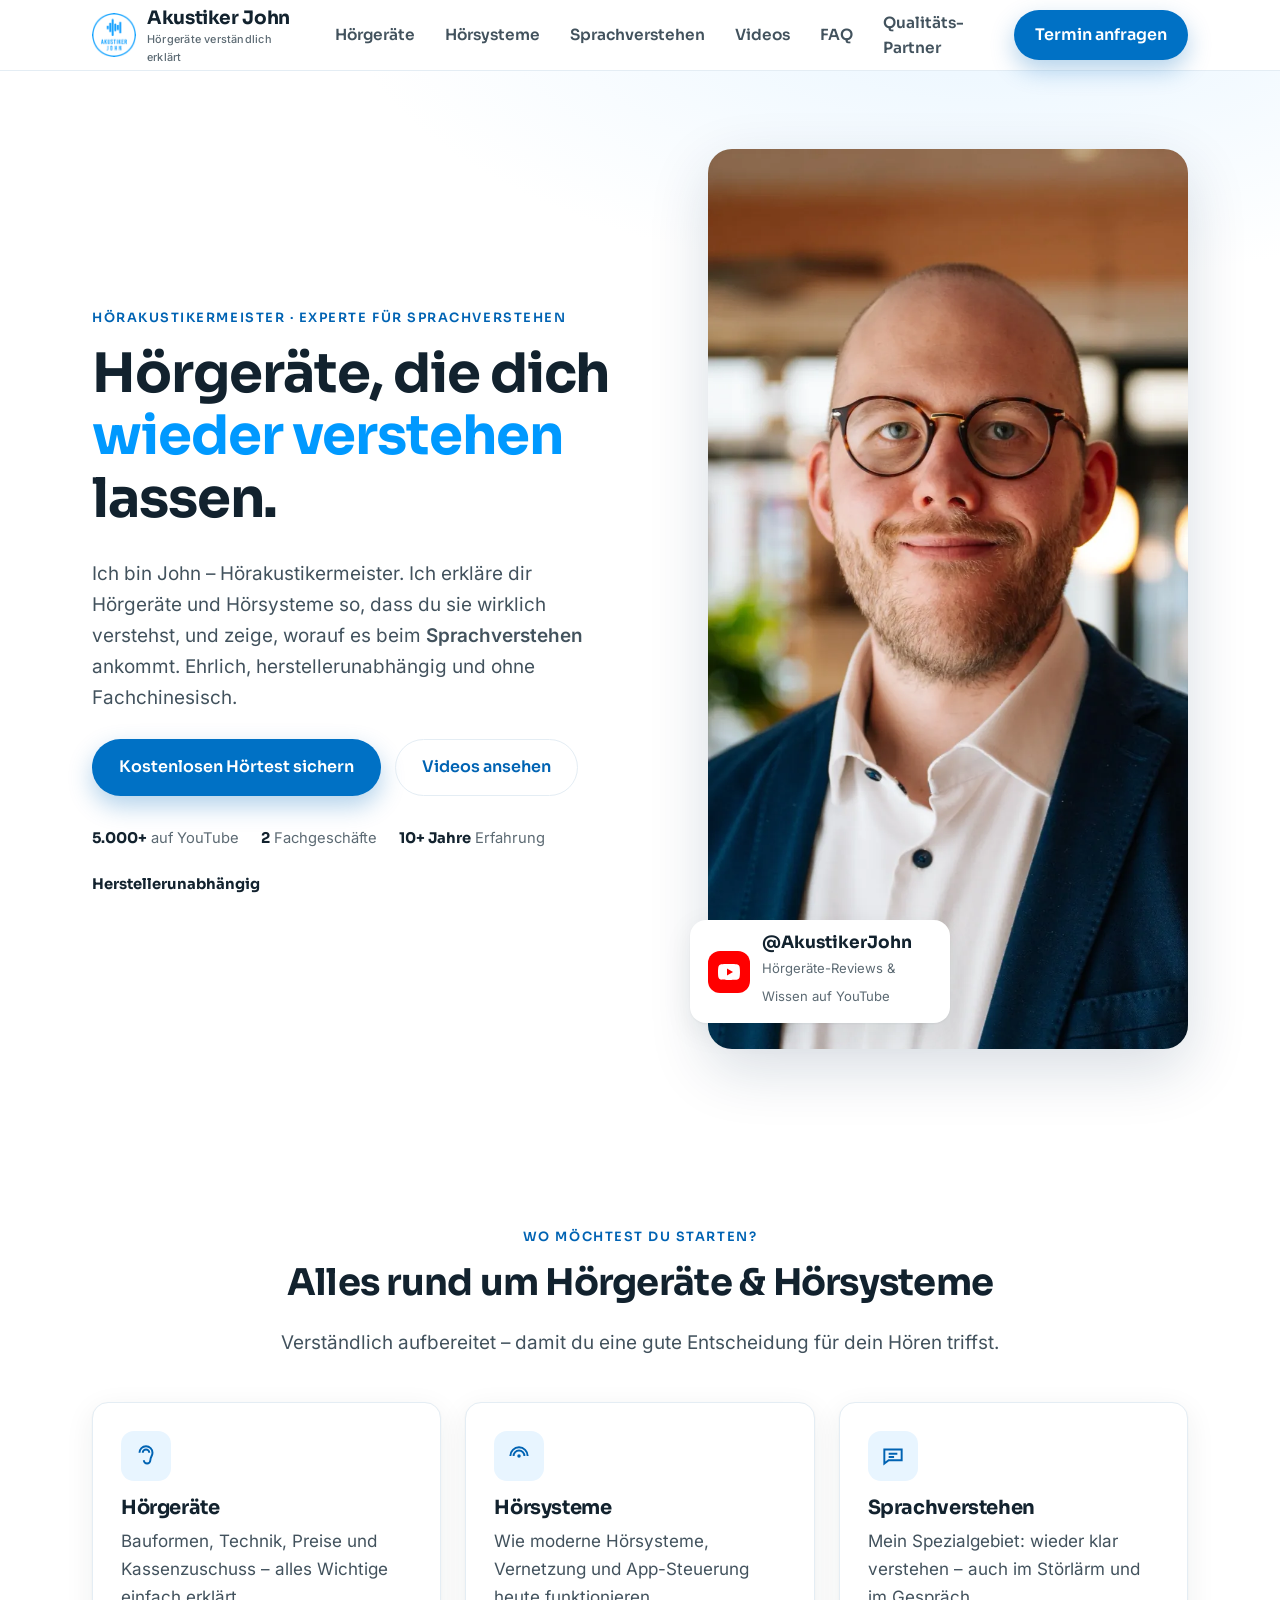
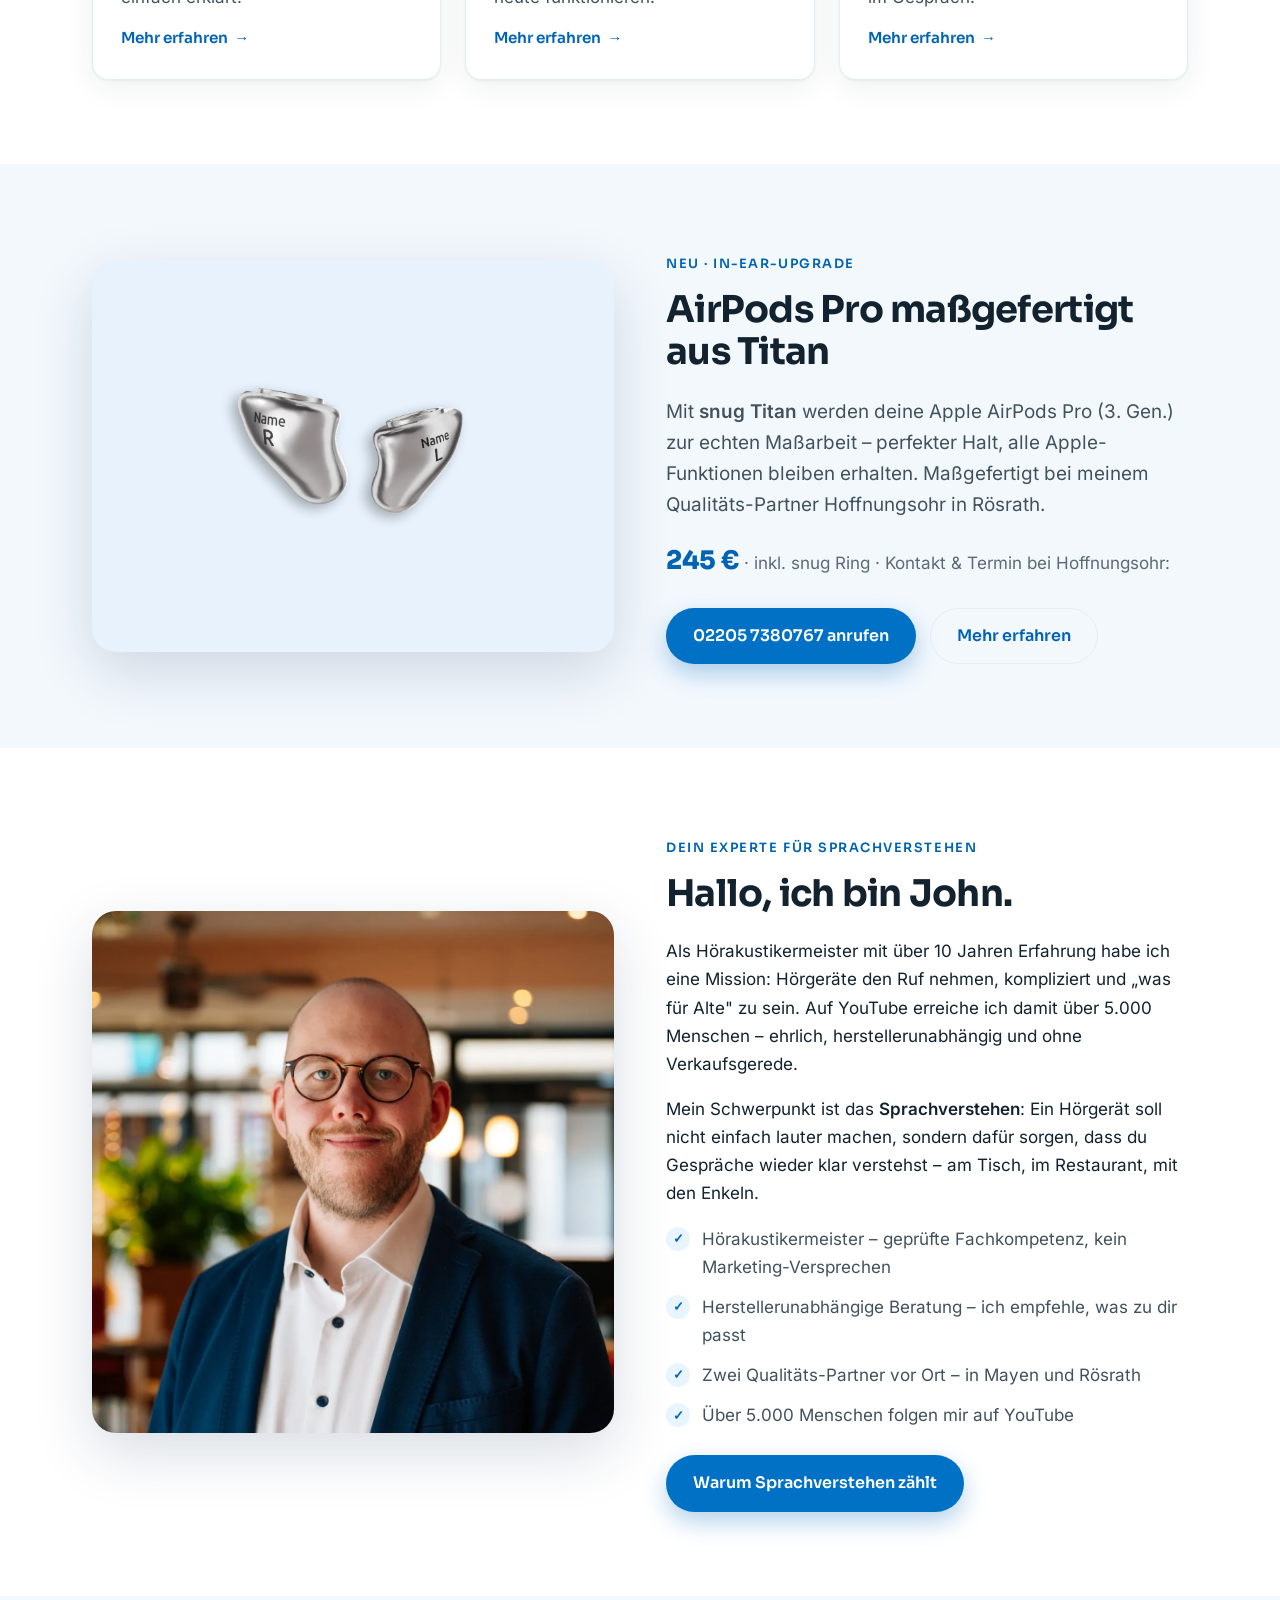
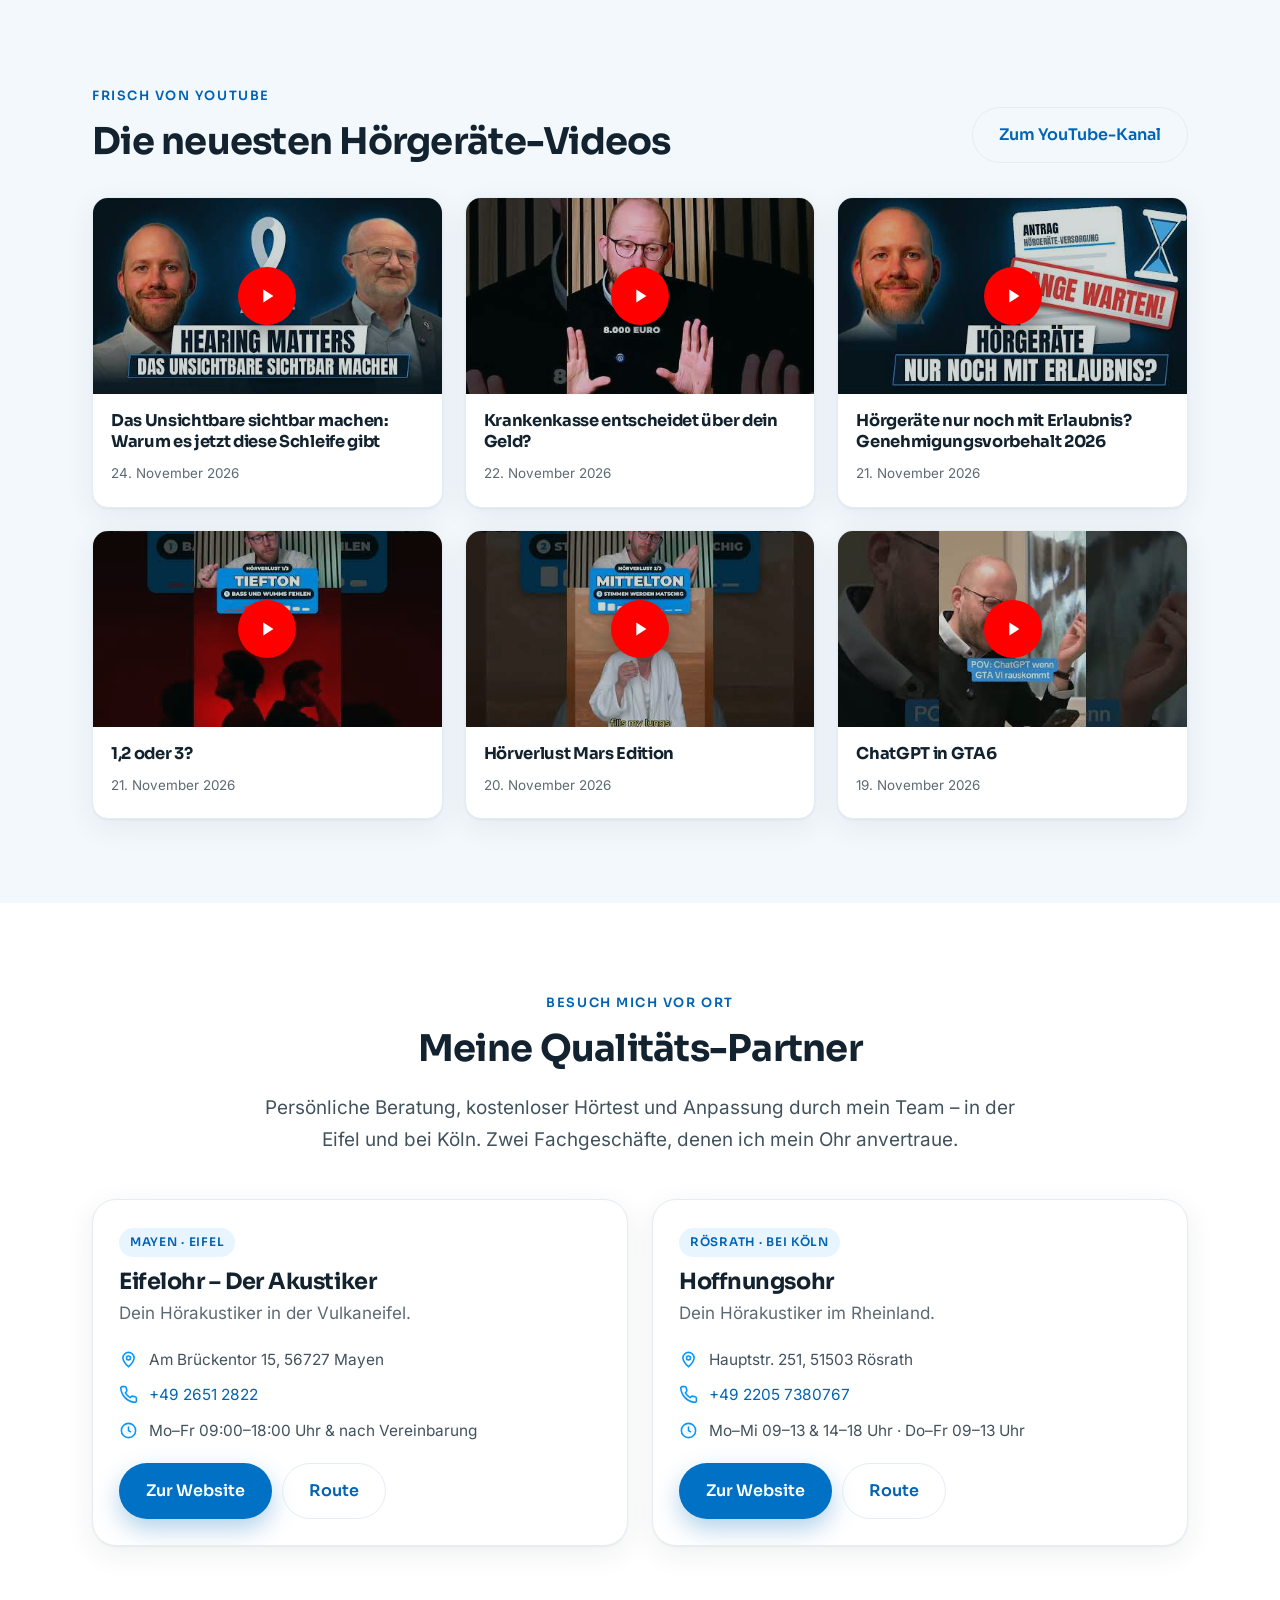
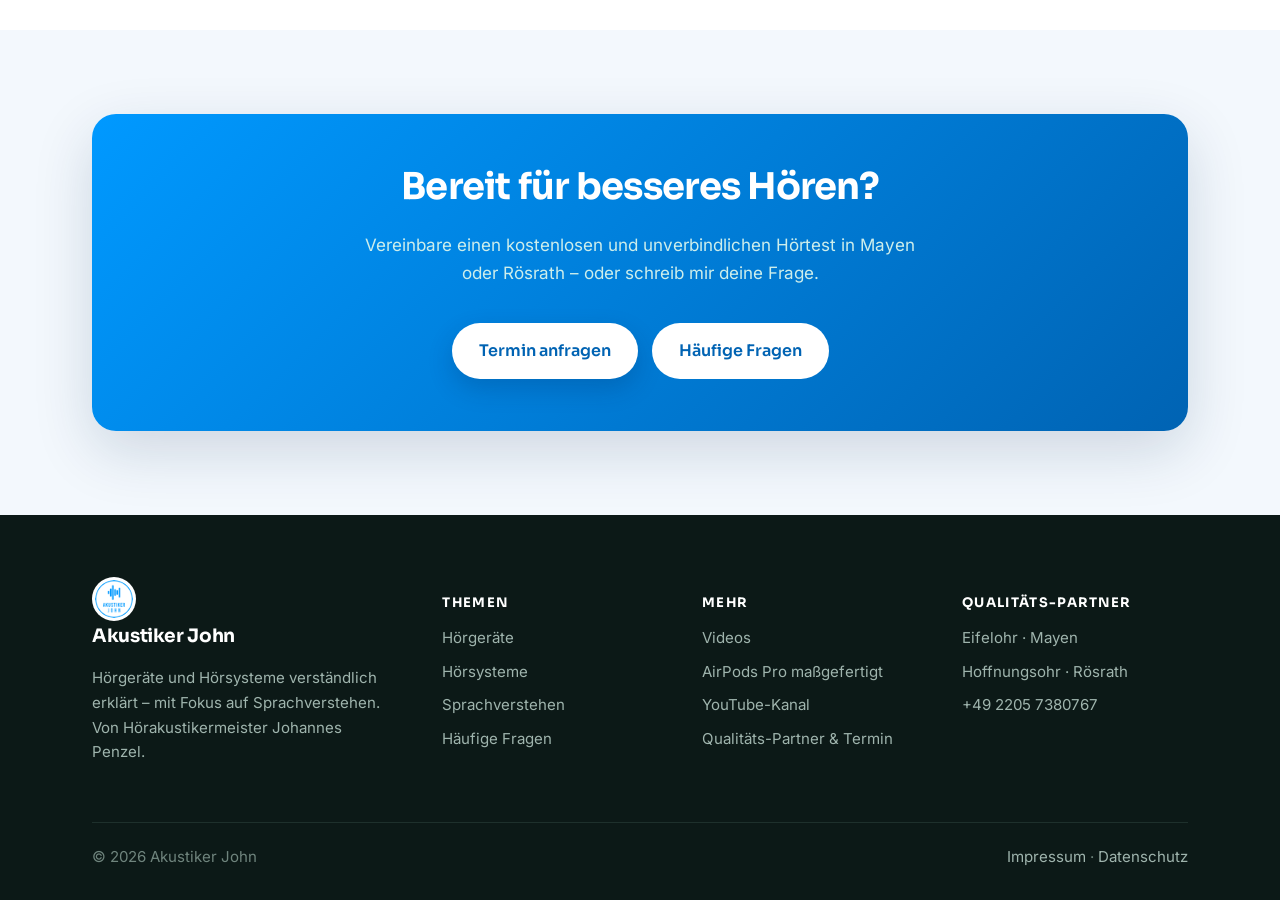
<file: index.html>
<!DOCTYPE html>
<html lang="de">
<head>
<meta charset="utf-8">
<meta name="viewport" content="width=device-width, initial-scale=1">
<title>Hörgeräte &amp; Hörsysteme verstehen – Akustiker John | Experte für Sprachverstehen</title>
<meta name="description" content="Akustiker John erklärt Hörgeräte und Hörsysteme verständlich – mit Fokus auf besseres Sprachverstehen. Hörakustikermeister, 5.000+ auf YouTube, 2 Fachgeschäfte in Mayen &amp; Rösrath. Ratgeber, Videos und ehrliche Beratung.">
<link rel="canonical" href="https://akustiker-john.de/">
<meta name="robots" content="index, follow, max-image-preview:large">
<meta name="author" content="Johannes Penzel – Akustiker John">

<!-- Open Graph -->
<meta property="og:type" content="website">
<meta property="og:site_name" content="Akustiker John">
<meta property="og:title" content="Hörgeräte &amp; Hörsysteme verstehen – Akustiker John">
<meta property="og:description" content="Der Hörakustikermeister, der Hörgeräte verständlich macht. Fokus: Sprachverstehen. 2 Fachgeschäfte, 5.000+ auf YouTube.">
<meta property="og:url" content="https://akustiker-john.de/">
<meta property="og:image" content="https://akustiker-john.de/images/john-portrait.jpg">
<meta property="og:locale" content="de_DE">
<meta name="twitter:card" content="summary_large_image">

<link rel="icon" href="/favicon.ico" sizes="any">
<link rel="icon" type="image/png" href="/images/favicon-96.png" sizes="96x96">
<link rel="apple-touch-icon" href="/images/apple-touch-icon.png">

<link rel="preload" href="/fonts/sora-700-latin.woff2" as="font" type="font/woff2" crossorigin>
<link rel="preload" href="/fonts/inter-400-latin.woff2" as="font" type="font/woff2" crossorigin>
<link rel="preload" href="/fonts/inter-600-latin.woff2" as="font" type="font/woff2" crossorigin>
<link rel="stylesheet" href="/styles.css">

<script type="application/ld+json">
{
  "@context": "https://schema.org",
  "@graph": [
    {
      "@type": "WebSite",
      "@id": "https://akustiker-john.de/#website",
      "url": "https://akustiker-john.de/",
      "name": "Akustiker John",
      "inLanguage": "de-DE",
      "description": "Hörgeräte und Hörsysteme verständlich erklärt – mit Fokus auf Sprachverstehen."
    },
    {
      "@type": "Person",
      "@id": "https://akustiker-john.de/#john",
      "name": "Johannes Penzel",
      "alternateName": "Akustiker John",
      "jobTitle": "Hörakustikermeister",
      "description": "Hörakustikermeister und Experte für Sprachverstehen. Erklärt auf YouTube und in zwei Fachgeschäften, wie moderne Hörgeräte und Hörsysteme das Verstehen verbessern.",
      "image": "https://akustiker-john.de/images/john-portrait.jpg",
      "url": "https://akustiker-john.de/sprachverstehen",
      "knowsAbout": ["Hörgeräte", "Hörsysteme", "Sprachverstehen", "Hörakustik", "Gehörschutz", "Audiologie"],
      "sameAs": ["https://www.youtube.com/@AkustikerJohn"]
    },
    {
      "@type": "HearingAidStore",
      "@id": "https://akustiker-john.de/#eifelohr",
      "name": "Eifelohr – Der Akustiker",
      "image": "https://akustiker-john.de/images/eifelohr-store.jpg",
      "url": "https://eifelohr.de/",
      "telephone": "+49 2651 2822",
      "priceRange": "€€",
      "address": {"@type": "PostalAddress", "streetAddress": "Am Brückentor 15", "postalCode": "56727", "addressLocality": "Mayen", "addressCountry": "DE"},
      "openingHoursSpecification": [{"@type": "OpeningHoursSpecification", "dayOfWeek": ["Monday","Tuesday","Wednesday","Thursday","Friday"], "opens": "09:00", "closes": "18:00"}]
    },
    {
      "@type": "HearingAidStore",
      "@id": "https://akustiker-john.de/#hoffnungsohr",
      "name": "Hoffnungsohr",
      "image": "https://akustiker-john.de/images/hoffnungsohr-store.jpg",
      "url": "https://hoffnungsohr.de/",
      "telephone": "+49 2205 7380767",
      "priceRange": "€€",
      "address": {"@type": "PostalAddress", "streetAddress": "Hauptstr. 251", "postalCode": "51503", "addressLocality": "Rösrath", "addressCountry": "DE"},
      "openingHoursSpecification": [
        {"@type": "OpeningHoursSpecification", "dayOfWeek": ["Monday","Tuesday","Wednesday"], "opens": "09:00", "closes": "13:00"},
        {"@type": "OpeningHoursSpecification", "dayOfWeek": ["Monday","Tuesday","Wednesday"], "opens": "14:00", "closes": "18:00"},
        {"@type": "OpeningHoursSpecification", "dayOfWeek": ["Thursday","Friday"], "opens": "09:00", "closes": "13:00"}
      ]
    }
  ]
}
</script>
</head>
<body>
<a class="skip-link" href="#main">Zum Inhalt springen</a>

<!-- ============ HEADER ============ -->
<header class="site-header">
  <div class="container header-inner">
    <a class="brand" href="/">
      <img class="brand-logo" src="/images/logo.png" alt="Akustiker John" width="42" height="42">
      <span>Akustiker&nbsp;John<small>Hörgeräte verständlich erklärt</small></span>
    </a>
    <button class="nav-toggle" aria-label="Menü" aria-expanded="false"><span></span></button>
    <nav class="nav" aria-label="Hauptnavigation">
      <a class="navlink" href="/hoergeraete">Hörgeräte</a>
      <a class="navlink" href="/hoersysteme">Hörsysteme</a>
      <a class="navlink" href="/sprachverstehen">Sprachverstehen</a>
      <a class="navlink" href="/videos">Videos</a>
      <a class="navlink" href="/haeufige-fragen">FAQ</a>
      <a class="navlink" href="/standorte">Qualitäts-Partner</a>
      <a class="btn btn-primary" href="/standorte#termin">Termin anfragen</a>
    </nav>
  </div>
</header>

<main id="main">

<!-- ============ HERO ============ -->
<section class="hero">
  <div class="container hero-grid">
    <div class="hero-copy">
      <span class="eyebrow">Hörakustikermeister · Experte für Sprachverstehen</span>
      <h1>Hörgeräte, die dich <span>wieder verstehen</span> lassen.</h1>
      <p class="lead">Ich bin John – Hörakustikermeister. Ich erkläre dir Hörgeräte und Hörsysteme so, dass du sie wirklich verstehst, und zeige, worauf es beim <strong>Sprachverstehen</strong> ankommt. Ehrlich, herstellerunabhängig und ohne Fachchinesisch.</p>
      <div class="hero-cta">
        <a class="btn btn-primary" href="/standorte#termin">Kostenlosen Hörtest sichern</a>
        <a class="btn btn-ghost" href="/videos">Videos ansehen</a>
      </div>
      <div class="hero-trust">
        <span><b>5.000+</b> auf YouTube</span>
        <span><b>2</b> Fachgeschäfte</span>
        <span><b>10+ Jahre</b> Erfahrung</span>
        <span><b>Herstellerunabhängig</b></span>
      </div>
    </div>
    <div class="hero-media">
      <img class="hero-photo" src="/images/john-hero.webp" fetchpriority="high" width="720" height="900"
           alt="Akustiker John – Hörakustikermeister Johannes Penzel im Fachgeschäft">
      <div class="hero-badge">
        <span class="yt"><svg width="24" height="24" viewBox="0 0 24 24" fill="#fff"><path d="M23 12s0-3.8-.5-5.6a2.9 2.9 0 0 0-2-2C18.7 4 12 4 12 4s-6.7 0-8.5.4a2.9 2.9 0 0 0-2 2C1 8.2 1 12 1 12s0 3.8.5 5.6a2.9 2.9 0 0 0 2 2C5.3 20 12 20 12 20s6.7 0 8.5-.4a2.9 2.9 0 0 0 2-2C23 15.8 23 12 23 12zM10 15.5v-7l6 3.5-6 3.5z"/></svg></span>
        <div><b>@AkustikerJohn</b><small>Hörgeräte-Reviews &amp; Wissen auf YouTube</small></div>
      </div>
    </div>
  </div>
</section>

<!-- ============ WHY / TOPIC CARDS ============ -->
<section class="section">
  <div class="container">
    <div class="center narrow" style="margin-inline:auto">
      <span class="eyebrow">Wo möchtest du starten?</span>
      <h2>Alles rund um Hörgeräte &amp; Hörsysteme</h2>
      <p class="lead">Verständlich aufbereitet – damit du eine gute Entscheidung für dein Hören triffst.</p>
    </div>
    <div class="grid grid-3" style="margin-top:44px">
      <a class="card reveal" href="/hoergeraete">
        <div class="ico"><svg viewBox="0 0 24 24" fill="none" stroke="currentColor" stroke-width="1.8"><path d="M6 9a6 6 0 1 1 12 0c0 3-2 4-2 7a3 3 0 0 1-6 0"/><path d="M9 9a3 3 0 0 1 6 0"/></svg></div>
        <h3>Hörgeräte</h3>
        <p>Bauformen, Technik, Preise und Kassenzuschuss – alles Wichtige einfach erklärt.</p>
        <span class="card-link">Mehr erfahren</span>
      </a>
      <a class="card reveal" href="/hoersysteme">
        <div class="ico"><svg viewBox="0 0 24 24" fill="none" stroke="currentColor" stroke-width="1.8"><path d="M4 12a8 8 0 0 1 16 0"/><path d="M7 12a5 5 0 0 1 10 0"/><circle cx="12" cy="12" r="1.6" fill="currentColor" stroke="none"/></svg></div>
        <h3>Hörsysteme</h3>
        <p>Wie moderne Hörsysteme, Vernetzung und App-Steuerung heute funktionieren.</p>
        <span class="card-link">Mehr erfahren</span>
      </a>
      <a class="card reveal" href="/sprachverstehen">
        <div class="ico"><svg viewBox="0 0 24 24" fill="none" stroke="currentColor" stroke-width="1.8"><path d="M4 6h16v10H8l-4 3z"/><path d="M8 10h8M8 13h5"/></svg></div>
        <h3>Sprachverstehen</h3>
        <p>Mein Spezialgebiet: wieder klar verstehen – auch im Störlärm und im Gespräch.</p>
        <span class="card-link">Mehr erfahren</span>
      </a>
    </div>
  </div>
</section>

<!-- ============ SNUG AIRPODS HINWEIS ============ -->
<section class="section section--tint">
  <div class="container split" style="align-items:center">
    <div><img class="split-photo" src="/images/snug-titan.webp" alt="snug Titan Otoplastik für Apple AirPods Pro" width="700" height="700" style="aspect-ratio:4/3;object-fit:contain;background:var(--bg-tint);padding:5%"></div>
    <div>
      <span class="eyebrow">Neu · In-Ear-Upgrade</span>
      <h2>AirPods&nbsp;Pro maßgefertigt aus Titan</h2>
      <p class="lead">Mit <strong>snug Titan</strong> werden deine Apple AirPods&nbsp;Pro (3.&nbsp;Gen.) zur echten Maßarbeit – perfekter Halt, alle Apple-Funktionen bleiben erhalten. Maßgefertigt bei meinem Qualitäts-Partner Hoffnungsohr in Rösrath.</p>
      <p style="margin:0 0 6px"><span style="font-family:var(--font-head);font-weight:800;font-size:1.6rem;color:var(--primary-700)">245&nbsp;€</span> <span style="color:var(--muted)">· inkl. snug&nbsp;Ring · Kontakt &amp; Termin bei Hoffnungsohr:</span></p>
      <div class="hero-cta">
        <a class="btn btn-primary" href="tel:+4922057380767">02205 7380767 anrufen</a>
        <a class="btn btn-ghost" href="/snug-airpods-pro">Mehr erfahren</a>
      </div>
    </div>
  </div>
</section>

<!-- ============ EXPERT / JOHN ============ -->
<section class="section">
  <div class="container split">
    <div>
      <img class="split-photo" src="/images/john-portrait.webp" width="700" height="700"
           alt="Johannes Penzel, Hörakustikermeister – Akustiker John">
    </div>
    <div>
      <span class="eyebrow">Dein Experte für Sprachverstehen</span>
      <h2>Hallo, ich bin John.</h2>
      <p>Als Hörakustikermeister mit über 10 Jahren Erfahrung habe ich eine Mission: Hörgeräte den Ruf nehmen, kompliziert und „was für Alte" zu sein. Auf YouTube erreiche ich damit über 5.000 Menschen – ehrlich, herstellerunabhängig und ohne Verkaufsgerede.</p>
      <p>Mein Schwerpunkt ist das <strong>Sprachverstehen</strong>: Ein Hörgerät soll nicht einfach lauter machen, sondern dafür sorgen, dass du Gespräche wieder klar verstehst – am Tisch, im Restaurant, mit den Enkeln.</p>
      <ul class="checklist">
        <li>Hörakustikermeister – geprüfte Fachkompetenz, kein Marketing-Versprechen</li>
        <li>Herstellerunabhängige Beratung – ich empfehle, was zu dir passt</li>
        <li>Zwei Qualitäts-Partner vor Ort – in Mayen und Rösrath</li>
        <li>Über 5.000 Menschen folgen mir auf YouTube</li>
      </ul>
      <div class="hero-cta">
        <a class="btn btn-primary" href="/sprachverstehen">Warum Sprachverstehen zählt</a>
      </div>
    </div>
  </div>
</section>

<!-- ============ VIDEOS ============ -->
<section class="section section--tint">
  <div class="container">
    <div style="display:flex;justify-content:space-between;align-items:flex-end;flex-wrap:wrap;gap:16px;margin-bottom:34px">
      <div>
        <span class="eyebrow">Frisch von YouTube</span>
        <h2 class="mb-0">Die neuesten Hörgeräte-Videos</h2>
      </div>
      <a class="btn btn-ghost" href="https://www.youtube.com/@AkustikerJohn" target="_blank" rel="noopener">Zum YouTube-Kanal</a>
    </div>
    <!-- Auto-gefüllt aus videos.json (GitHub Action). Fallback-Text bis zum ersten Feed-Update. -->
    <div class="video-grid" data-yt-feed data-count="6">
      <div class="card center" style="grid-column:1/-1">
        <p class="mb-0">Die aktuellen Videos werden automatisch geladen. Schau direkt auf
        <a href="https://www.youtube.com/@AkustikerJohn" target="_blank" rel="noopener">@AkustikerJohn</a> vorbei.</p>
      </div>
    </div>
  </div>
</section>

<!-- ============ SHOPS ============ -->
<section class="section" id="geschaefte">
  <div class="container">
    <div class="center narrow" style="margin-inline:auto">
      <span class="eyebrow">Besuch mich vor Ort</span>
      <h2>Meine Qualitäts-Partner</h2>
      <p class="lead">Persönliche Beratung, kostenloser Hörtest und Anpassung durch mein Team – in der Eifel und bei Köln. Zwei Fachgeschäfte, denen ich mein Ohr anvertraue.</p>
    </div>
    <div class="grid grid-2" style="margin-top:44px">
      <div class="shop-card reveal">
        <div class="shop-top">
          <span class="shop-badge">Mayen · Eifel</span>
          <h3>Eifelohr – Der Akustiker</h3>
          <p class="mb-0" style="color:var(--muted)">Dein Hörakustiker in der Vulkaneifel.</p>
        </div>
        <ul class="shop-info">
          <li><svg viewBox="0 0 24 24" fill="none" stroke="currentColor" stroke-width="2"><path d="M12 21s-7-6-7-11a7 7 0 0 1 14 0c0 5-7 11-7 11z"/><circle cx="12" cy="10" r="2.5"/></svg> Am Brückentor 15, 56727 Mayen</li>
          <li><svg viewBox="0 0 24 24" fill="none" stroke="currentColor" stroke-width="2"><path d="M22 16.9v3a2 2 0 0 1-2.2 2 19.8 19.8 0 0 1-8.6-3 19.5 19.5 0 0 1-6-6 19.8 19.8 0 0 1-3-8.6A2 2 0 0 1 4.1 2h3a2 2 0 0 1 2 1.7c.1.9.4 1.8.7 2.7a2 2 0 0 1-.5 2.1L8.1 9.9a16 16 0 0 0 6 6l1.4-1.2a2 2 0 0 1 2.1-.5c.9.3 1.8.6 2.7.7a2 2 0 0 1 1.7 2z"/></svg> <a href="tel:+4926512822">+49 2651 2822</a></li>
          <li><svg viewBox="0 0 24 24" fill="none" stroke="currentColor" stroke-width="2"><circle cx="12" cy="12" r="9"/><path d="M12 7v5l3 2"/></svg> Mo–Fr 09:00–18:00 Uhr &amp; nach Vereinbarung</li>
        </ul>
        <div class="shop-actions">
          <a class="btn btn-primary" href="https://eifelohr.de/" target="_blank" rel="noopener">Zur Website</a>
          <a class="btn btn-ghost" href="https://www.google.com/maps/search/?api=1&query=Eifelohr+Am+Br%C3%BCckentor+15+56727+Mayen" target="_blank" rel="noopener">Route</a>
        </div>
      </div>
      <div class="shop-card reveal">
        <div class="shop-top">
          <span class="shop-badge">Rösrath · bei Köln</span>
          <h3>Hoffnungsohr</h3>
          <p class="mb-0" style="color:var(--muted)">Dein Hörakustiker im Rheinland.</p>
        </div>
        <ul class="shop-info">
          <li><svg viewBox="0 0 24 24" fill="none" stroke="currentColor" stroke-width="2"><path d="M12 21s-7-6-7-11a7 7 0 0 1 14 0c0 5-7 11-7 11z"/><circle cx="12" cy="10" r="2.5"/></svg> Hauptstr. 251, 51503 Rösrath</li>
          <li><svg viewBox="0 0 24 24" fill="none" stroke="currentColor" stroke-width="2"><path d="M22 16.9v3a2 2 0 0 1-2.2 2 19.8 19.8 0 0 1-8.6-3 19.5 19.5 0 0 1-6-6 19.8 19.8 0 0 1-3-8.6A2 2 0 0 1 4.1 2h3a2 2 0 0 1 2 1.7c.1.9.4 1.8.7 2.7a2 2 0 0 1-.5 2.1L8.1 9.9a16 16 0 0 0 6 6l1.4-1.2a2 2 0 0 1 2.1-.5c.9.3 1.8.6 2.7.7a2 2 0 0 1 1.7 2z"/></svg> <a href="tel:+4922057380767">+49 2205 7380767</a></li>
          <li><svg viewBox="0 0 24 24" fill="none" stroke="currentColor" stroke-width="2"><circle cx="12" cy="12" r="9"/><path d="M12 7v5l3 2"/></svg> Mo–Mi 09–13 &amp; 14–18 Uhr · Do–Fr 09–13 Uhr</li>
        </ul>
        <div class="shop-actions">
          <a class="btn btn-primary" href="https://hoffnungsohr.de/" target="_blank" rel="noopener">Zur Website</a>
          <a class="btn btn-ghost" href="https://www.google.com/maps/search/?api=1&query=Hoffnungsohr+Hauptstr+251+51503+R%C3%B6srath" target="_blank" rel="noopener">Route</a>
        </div>
      </div>
    </div>
  </div>
</section>

<!-- ============ CTA BAND ============ -->
<section class="section section--tint">
  <div class="container">
    <div class="cta-band reveal">
      <h2>Bereit für besseres Hören?</h2>
      <p>Vereinbare einen kostenlosen und unverbindlichen Hörtest in Mayen oder Rösrath – oder schreib mir deine Frage.</p>
      <div class="hero-cta" style="justify-content:center">
        <a class="btn btn-accent" href="/standorte#termin">Termin anfragen</a>
        <a class="btn btn-light" href="/haeufige-fragen">Häufige Fragen</a>
      </div>
    </div>
  </div>
</section>

</main>

<!-- ============ FOOTER ============ -->
<footer class="site-footer">
  <div class="container">
    <div class="footer-grid">
      <div class="footer-brand">
        <a class="brand" href="/"><img class="brand-logo" src="/images/logo.png" alt="Akustiker John" width="42" height="42"><span>Akustiker&nbsp;John</span></a>
        <p>Hörgeräte und Hörsysteme verständlich erklärt – mit Fokus auf Sprachverstehen. Von Hörakustikermeister Johannes Penzel.</p>
      </div>
      <div>
        <h4>Themen</h4>
        <a href="/hoergeraete">Hörgeräte</a>
        <a href="/hoersysteme">Hörsysteme</a>
        <a href="/sprachverstehen">Sprachverstehen</a>
        <a href="/haeufige-fragen">Häufige Fragen</a>
      </div>
      <div>
        <h4>Mehr</h4>
        <a href="/videos">Videos</a><a href="/snug-airpods-pro">AirPods Pro maßgefertigt</a>
        <a href="https://www.youtube.com/@AkustikerJohn" target="_blank" rel="noopener">YouTube-Kanal</a>
        
        <a href="/standorte">Qualitäts-Partner &amp; Termin</a>
      </div>
      <div>
        <h4>Qualitäts-Partner</h4>
        <a href="https://eifelohr.de/" target="_blank" rel="noopener">Eifelohr · Mayen</a>
        <a href="https://hoffnungsohr.de/" target="_blank" rel="noopener">Hoffnungsohr · Rösrath</a>
        <a href="tel:+4922057380767">+49 2205 7380767</a>
        
      </div>
    </div>
    <div class="footer-bottom">
      <span>© 2026 Akustiker John</span>
      <span><a href="/impressum">Impressum</a> · <a href="/datenschutz">Datenschutz</a></span>
    </div>
  </div>
</footer>

<script src="/effects.js" defer></script>
</body>
</html>
</file>
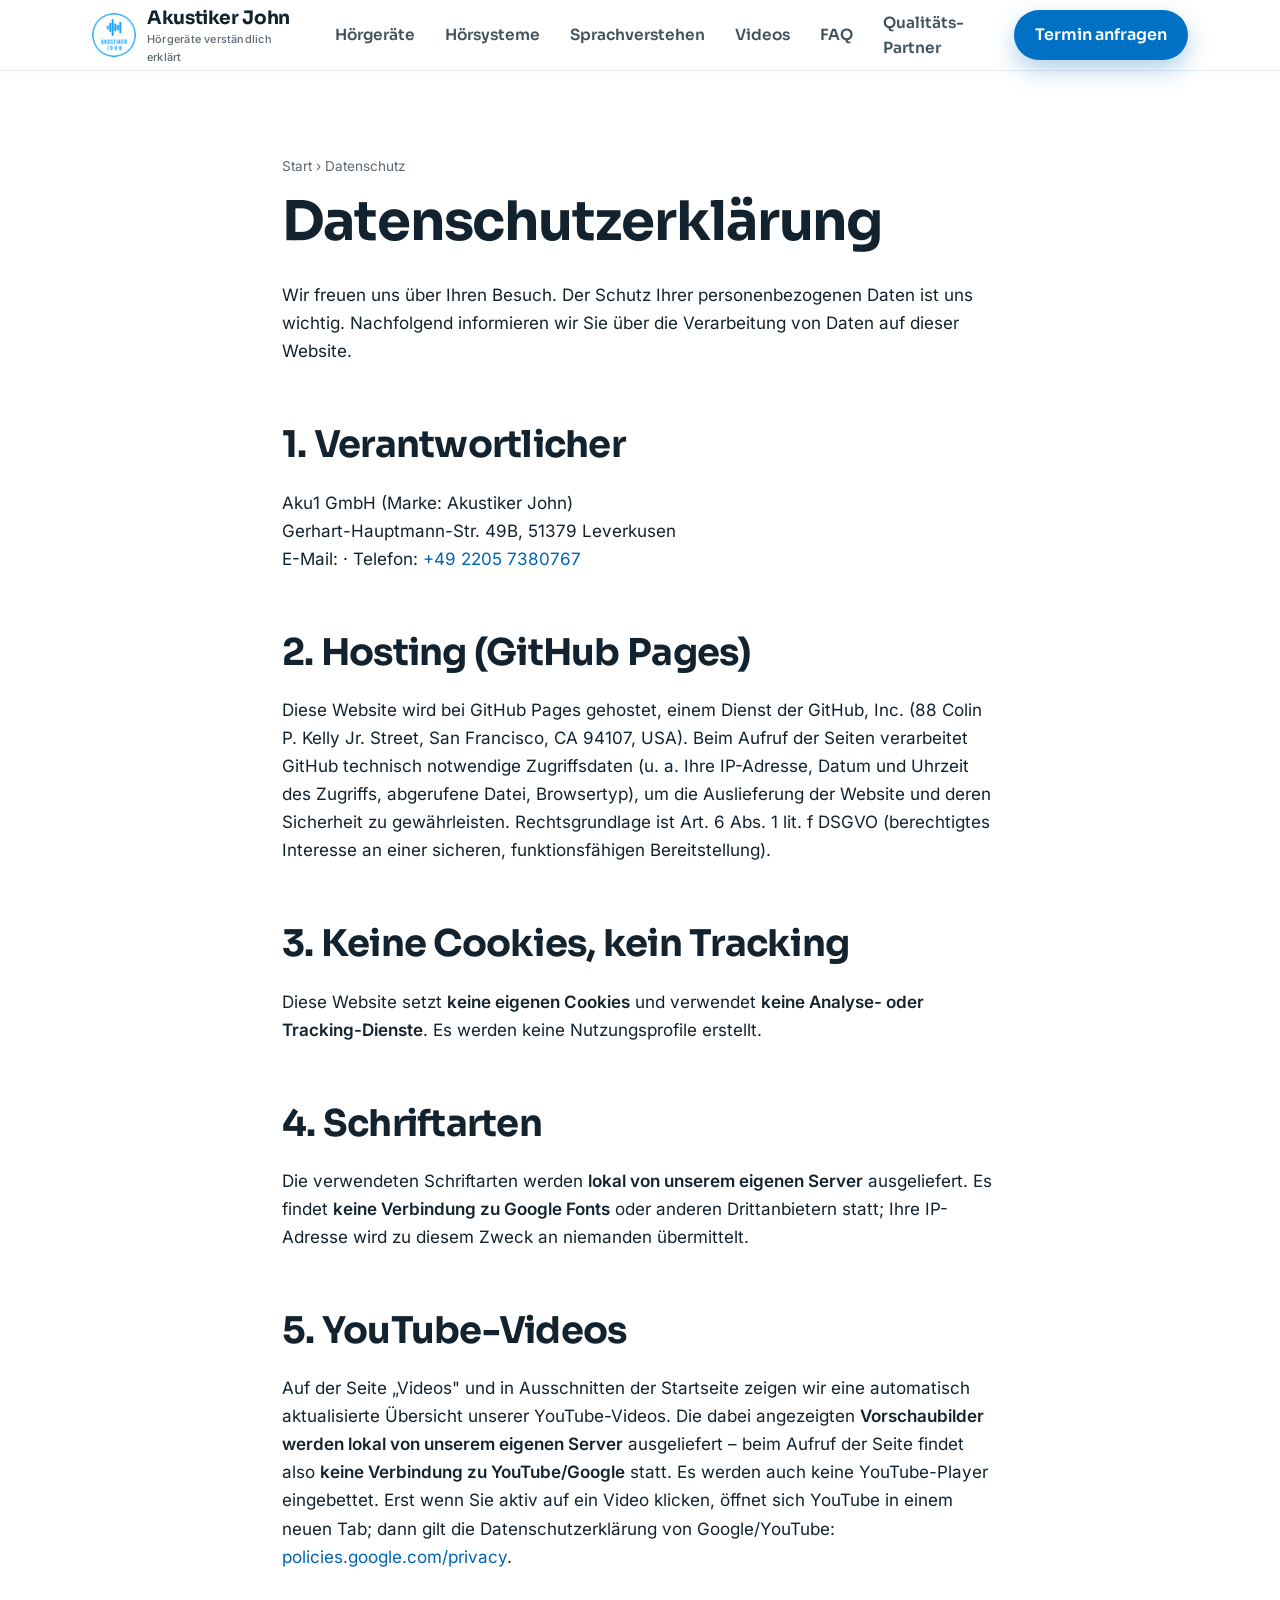
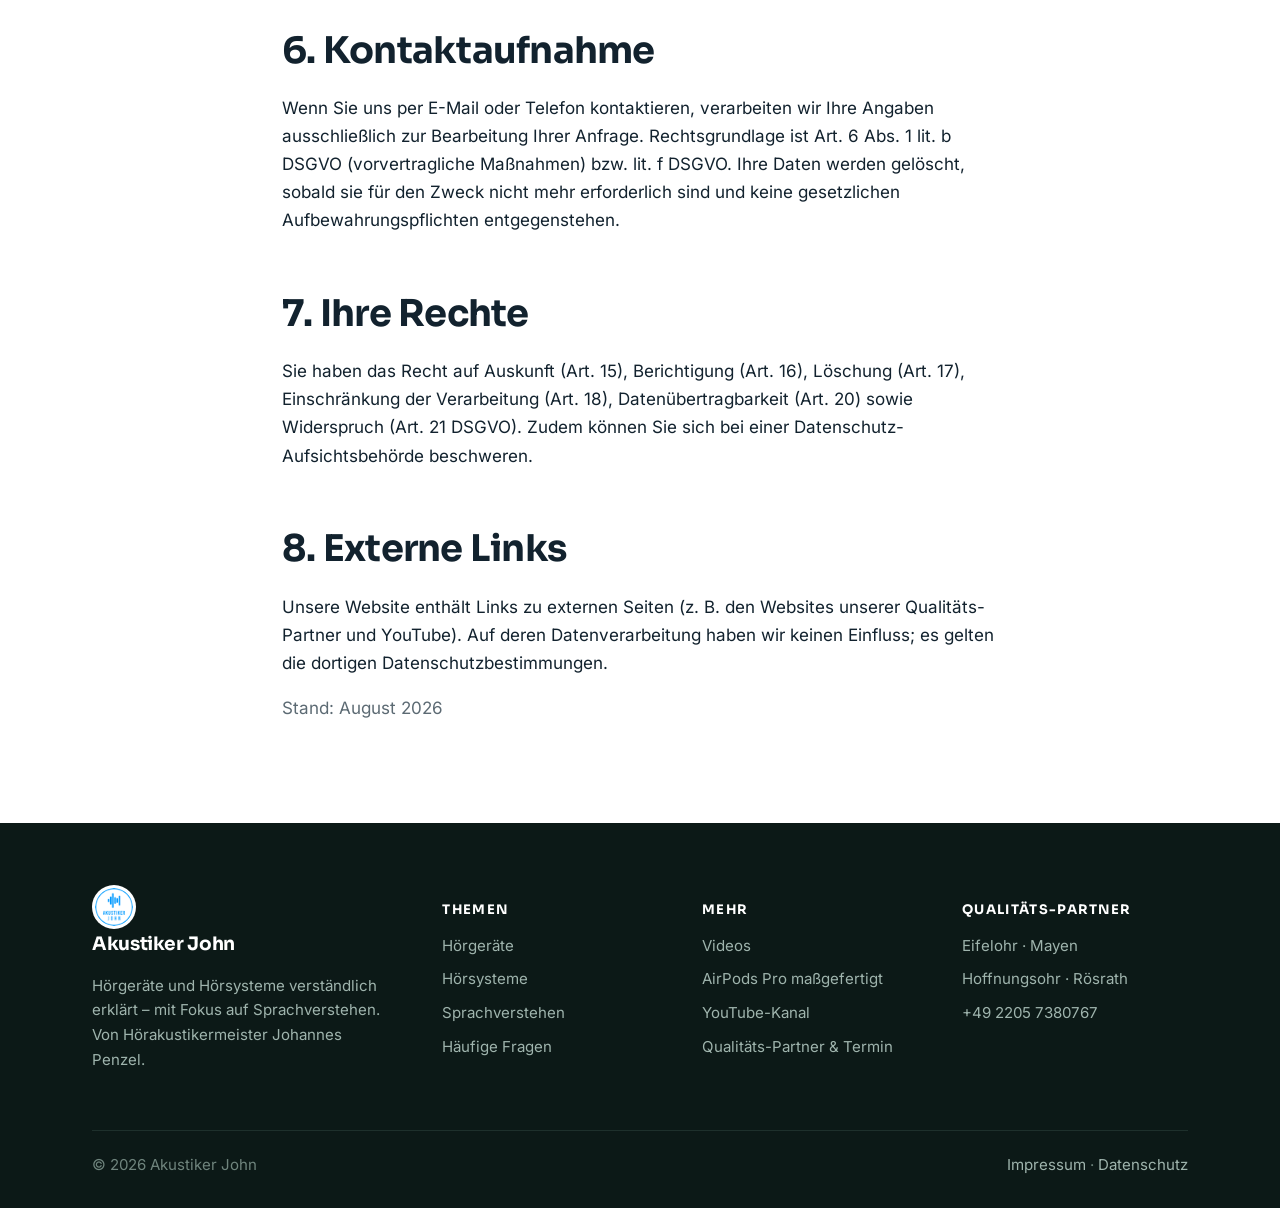
<file: datenschutz.html>
<!DOCTYPE html>
<html lang="de">
<head>
<meta charset="utf-8">
<meta name="viewport" content="width=device-width, initial-scale=1">
<title>Datenschutzerklärung | Akustiker John</title>
<meta name="description" content="Datenschutzerklärung von Akustiker John – wie wir mit Ihren Daten umgehen.">
<link rel="canonical" href="https://akustiker-john.de/datenschutz">
<meta name="robots" content="index, follow">
<link rel="icon" href="/favicon.ico" sizes="any">
<link rel="apple-touch-icon" href="/images/apple-touch-icon.png">
<link rel="preload" href="/fonts/sora-700-latin.woff2" as="font" type="font/woff2" crossorigin>
<link rel="preload" href="/fonts/inter-400-latin.woff2" as="font" type="font/woff2" crossorigin>
<link rel="preload" href="/fonts/inter-600-latin.woff2" as="font" type="font/woff2" crossorigin>
<link rel="stylesheet" href="/styles.css">
</head>
<body>
<a class="skip-link" href="#main">Zum Inhalt springen</a>
<header class="site-header">
  <div class="container header-inner">
    <a class="brand" href="/"><img class="brand-logo" src="/images/logo.png" alt="Akustiker John" width="42" height="42"><span>Akustiker&nbsp;John<small>Hörgeräte verständlich erklärt</small></span></a>
    <button class="nav-toggle" aria-label="Menü" aria-expanded="false"><span></span></button>
    <nav class="nav" aria-label="Hauptnavigation">
      <a class="navlink" href="/hoergeraete">Hörgeräte</a>
      <a class="navlink" href="/hoersysteme">Hörsysteme</a>
      <a class="navlink" href="/sprachverstehen">Sprachverstehen</a>
      <a class="navlink" href="/videos">Videos</a>
      <a class="navlink" href="/haeufige-fragen">FAQ</a>
      <a class="navlink" href="/standorte">Qualitäts-Partner</a>
      <a class="btn btn-primary" href="/standorte#termin">Termin anfragen</a>
    </nav>
  </div>
</header>

<main id="main">
<section class="section">
  <div class="container prose" style="margin-inline:auto">
    <div class="breadcrumb"><a href="/">Start</a> › Datenschutz</div>
    <h1>Datenschutzerklärung</h1>
    <p>Wir freuen uns über Ihren Besuch. Der Schutz Ihrer personenbezogenen Daten ist uns wichtig. Nachfolgend informieren wir Sie über die Verarbeitung von Daten auf dieser Website.</p>

    <h2>1. Verantwortlicher</h2>
    <p>
      Aku1 GmbH (Marke: Akustiker John)<br>
      Gerhart-Hauptmann-Str. 49B, 51379 Leverkusen<br>
      E-Mail:  · Telefon: <a href="tel:+4922057380767">+49 2205 7380767</a>
    </p>

    <h2>2. Hosting (GitHub Pages)</h2>
    <p>Diese Website wird bei GitHub Pages gehostet, einem Dienst der GitHub, Inc. (88 Colin P. Kelly Jr. Street, San Francisco, CA 94107, USA). Beim Aufruf der Seiten verarbeitet GitHub technisch notwendige Zugriffsdaten (u. a. Ihre IP-Adresse, Datum und Uhrzeit des Zugriffs, abgerufene Datei, Browsertyp), um die Auslieferung der Website und deren Sicherheit zu gewährleisten. Rechtsgrundlage ist Art. 6 Abs. 1 lit. f DSGVO (berechtigtes Interesse an einer sicheren, funktionsfähigen Bereitstellung).</p>

    <h2>3. Keine Cookies, kein Tracking</h2>
    <p>Diese Website setzt <strong>keine eigenen Cookies</strong> und verwendet <strong>keine Analyse- oder Tracking-Dienste</strong>. Es werden keine Nutzungsprofile erstellt.</p>

    <h2>4. Schriftarten</h2>
    <p>Die verwendeten Schriftarten werden <strong>lokal von unserem eigenen Server</strong> ausgeliefert. Es findet <strong>keine Verbindung zu Google Fonts</strong> oder anderen Drittanbietern statt; Ihre IP-Adresse wird zu diesem Zweck an niemanden übermittelt.</p>

    <h2>5. YouTube-Videos</h2>
    <p>Auf der Seite „Videos" und in Ausschnitten der Startseite zeigen wir eine automatisch aktualisierte Übersicht unserer YouTube-Videos. Die dabei angezeigten <strong>Vorschaubilder werden lokal von unserem eigenen Server</strong> ausgeliefert – beim Aufruf der Seite findet also <strong>keine Verbindung zu YouTube/Google</strong> statt. Es werden auch keine YouTube-Player eingebettet. Erst wenn Sie aktiv auf ein Video klicken, öffnet sich YouTube in einem neuen Tab; dann gilt die Datenschutzerklärung von Google/YouTube:
      <a href="https://policies.google.com/privacy" target="_blank" rel="noopener">policies.google.com/privacy</a>.</p>

    <h2>6. Kontaktaufnahme</h2>
    <p>Wenn Sie uns per E-Mail oder Telefon kontaktieren, verarbeiten wir Ihre Angaben ausschließlich zur Bearbeitung Ihrer Anfrage. Rechtsgrundlage ist Art. 6 Abs. 1 lit. b DSGVO (vorvertragliche Maßnahmen) bzw. lit. f DSGVO. Ihre Daten werden gelöscht, sobald sie für den Zweck nicht mehr erforderlich sind und keine gesetzlichen Aufbewahrungspflichten entgegenstehen.</p>

    <h2>7. Ihre Rechte</h2>
    <p>Sie haben das Recht auf Auskunft (Art. 15), Berichtigung (Art. 16), Löschung (Art. 17), Einschränkung der Verarbeitung (Art. 18), Datenübertragbarkeit (Art. 20) sowie Widerspruch (Art. 21 DSGVO). Zudem können Sie sich bei einer Datenschutz-Aufsichtsbehörde beschweren.</p>

    <h2>8. Externe Links</h2>
    <p>Unsere Website enthält Links zu externen Seiten (z. B. den Websites unserer Qualitäts-Partner und YouTube). Auf deren Datenverarbeitung haben wir keinen Einfluss; es gelten die dortigen Datenschutzbestimmungen.</p>

    <p style="color:var(--muted)">Stand: August 2026</p>
  </div>
</section>
</main>

<footer class="site-footer">
  <div class="container">
    <div class="footer-grid">
      <div class="footer-brand">
        <a class="brand" href="/"><img class="brand-logo" src="/images/logo.png" alt="Akustiker John" width="42" height="42"><span>Akustiker&nbsp;John</span></a>
        <p>Hörgeräte und Hörsysteme verständlich erklärt – mit Fokus auf Sprachverstehen. Von Hörakustikermeister Johannes Penzel.</p>
      </div>
      <div><h4>Themen</h4><a href="/hoergeraete">Hörgeräte</a><a href="/hoersysteme">Hörsysteme</a><a href="/sprachverstehen">Sprachverstehen</a><a href="/haeufige-fragen">Häufige Fragen</a></div>
      <div><h4>Mehr</h4><a href="/videos">Videos</a><a href="/snug-airpods-pro">AirPods Pro maßgefertigt</a><a href="https://www.youtube.com/@AkustikerJohn" target="_blank" rel="noopener">YouTube-Kanal</a><a href="/standorte">Qualitäts-Partner &amp; Termin</a></div>
      <div><h4>Qualitäts-Partner</h4><a href="https://eifelohr.de/" target="_blank" rel="noopener">Eifelohr · Mayen</a><a href="https://hoffnungsohr.de/" target="_blank" rel="noopener">Hoffnungsohr · Rösrath</a><a href="tel:+4922057380767">+49 2205 7380767</a></div>
    </div>
    <div class="footer-bottom"><span>© 2026 Akustiker John</span><span><a href="/impressum">Impressum</a> · <a href="/datenschutz">Datenschutz</a></span></div>
  </div>
</footer>
<script src="/effects.js" defer></script>
</body>
</html>
</file>
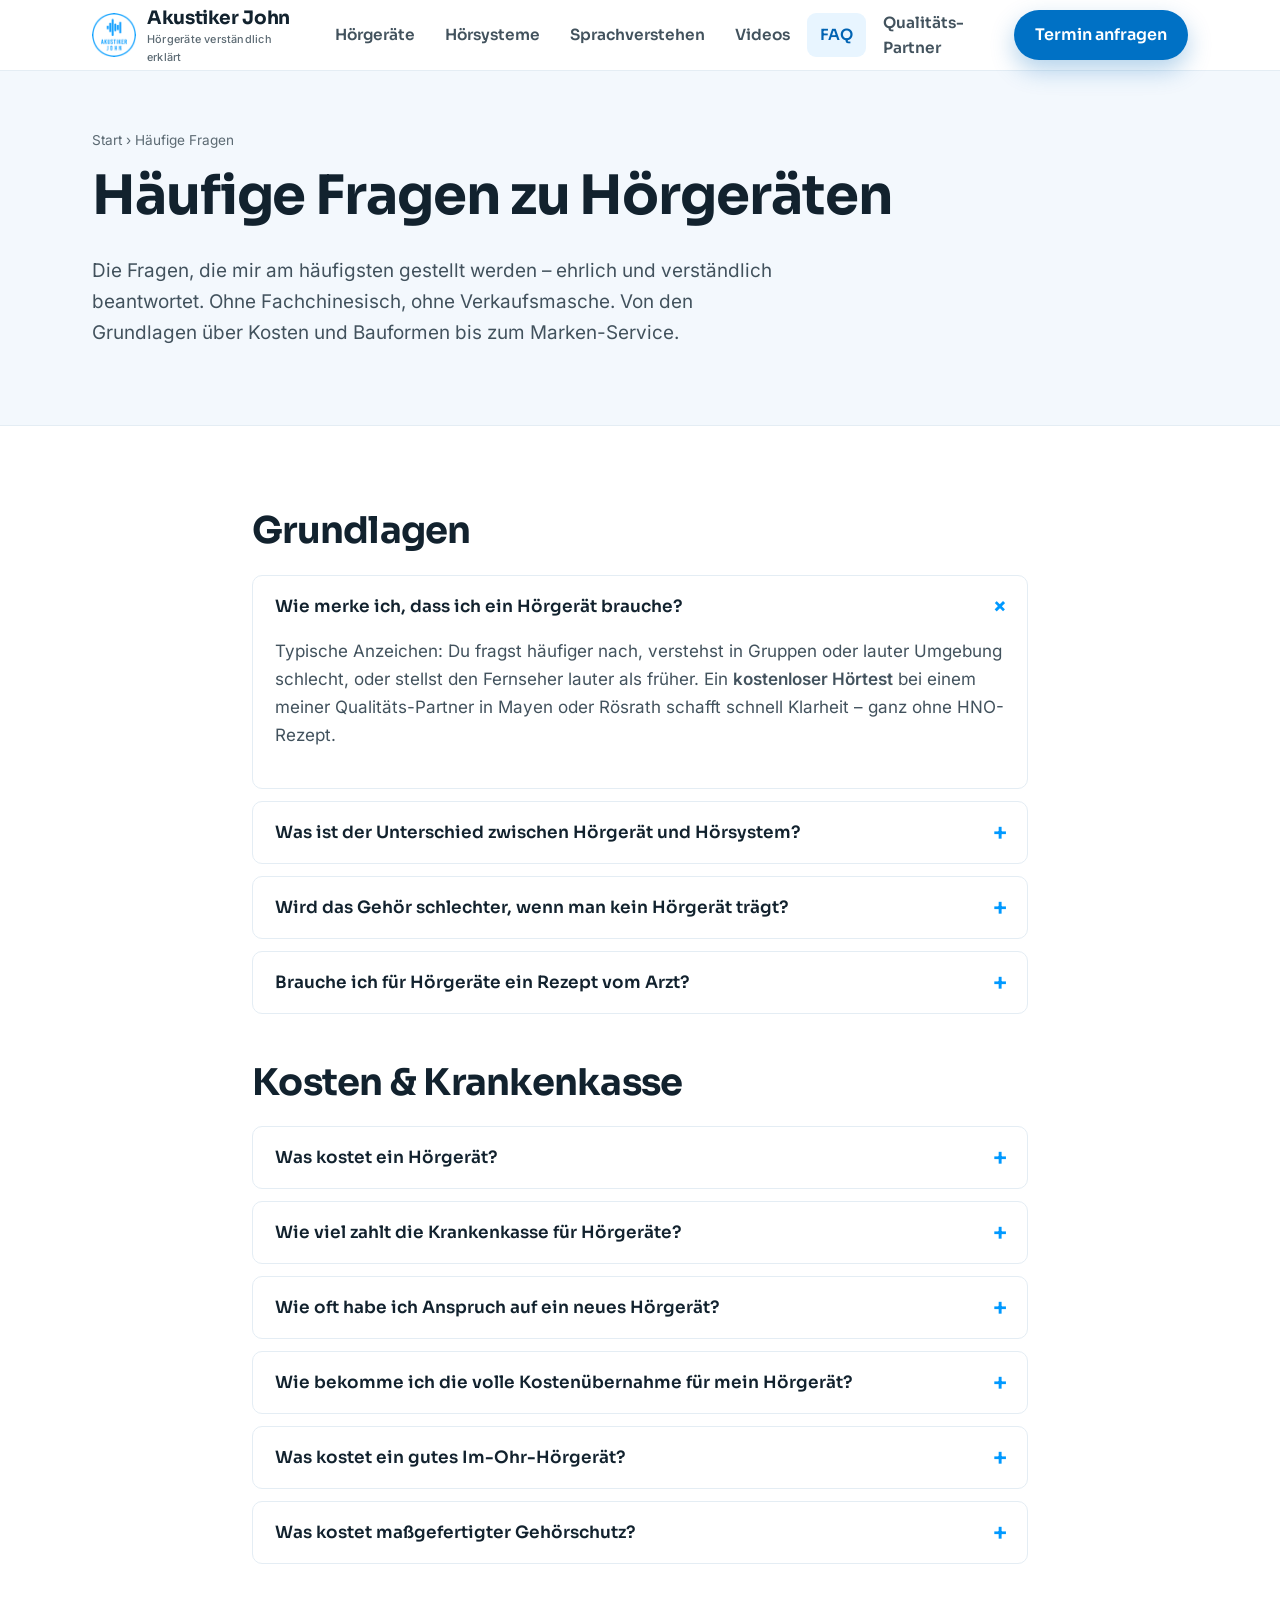
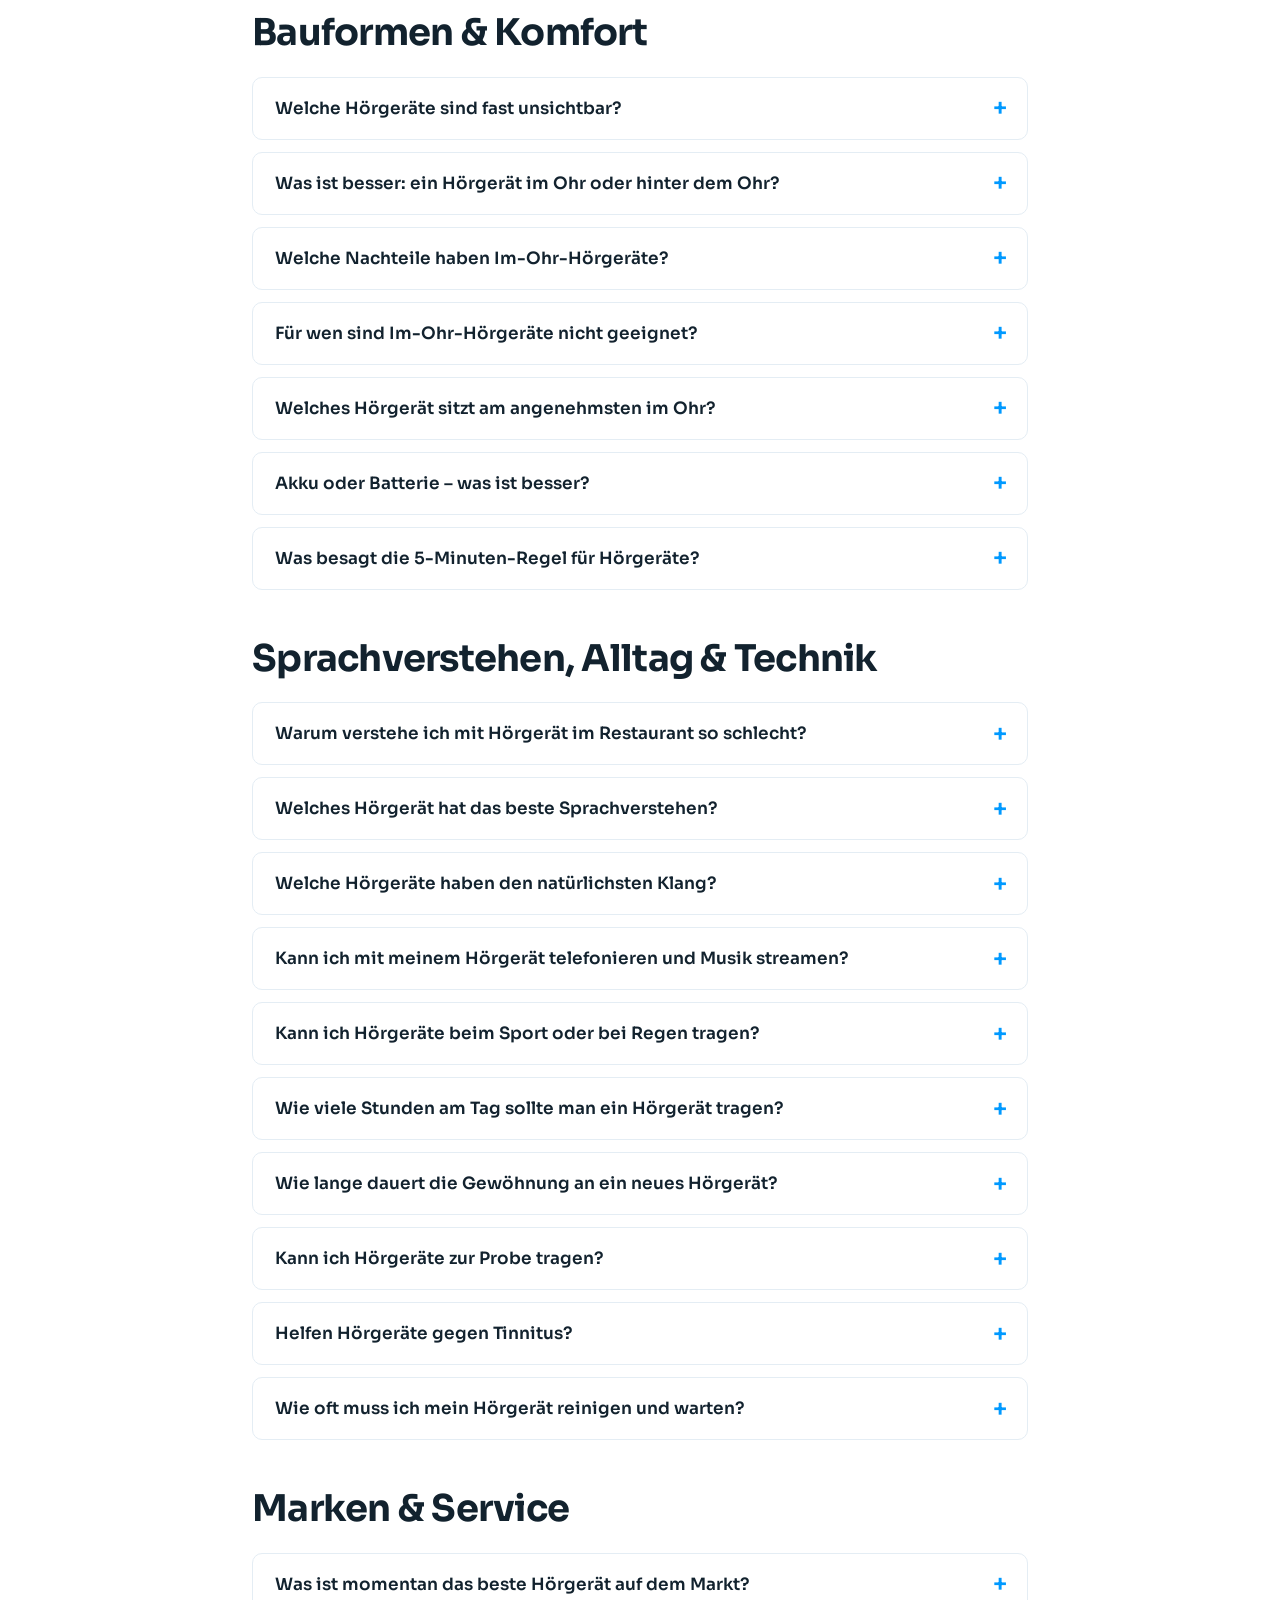
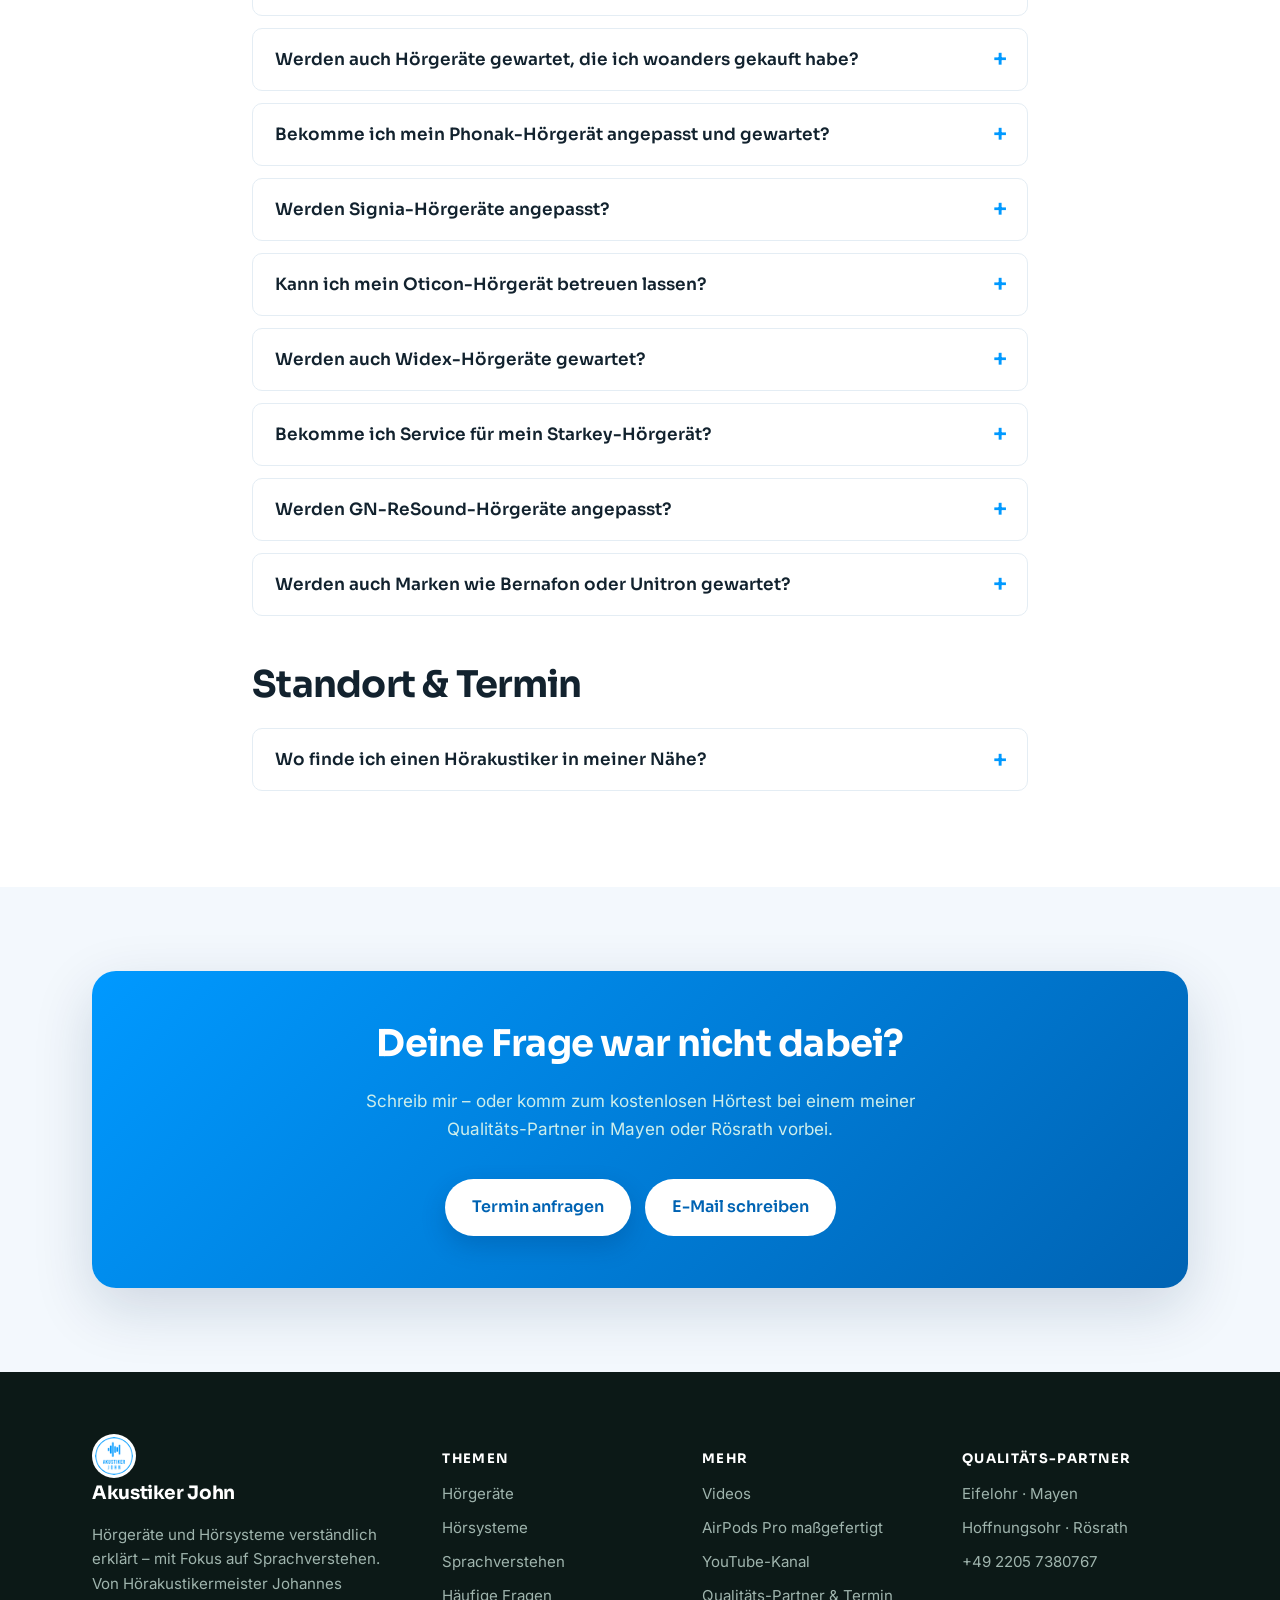
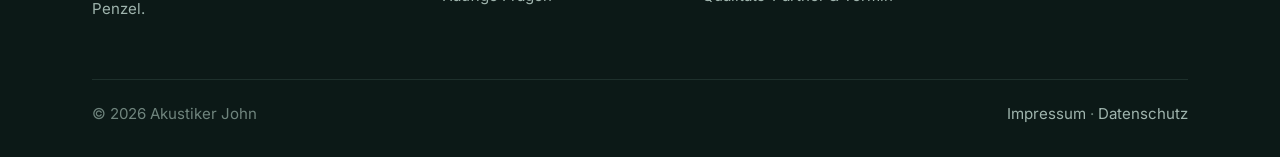
<file: haeufige-fragen.html>
<!DOCTYPE html>
<html lang="de">
<head>
<meta charset="utf-8">
<meta name="viewport" content="width=device-width, initial-scale=1">
<title>Hörgeräte FAQ – alle wichtigen Fragen beantwortet | Akustiker John</title>
<meta name="description" content="Der große Hörgeräte-FAQ von Akustiker John: Kosten, Kassenzuschuss, Bauformen, Sprachverstehen, Marken-Service (Phonak, Signia, Oticon, Widex u. a.) und Termine – verständlich beantwortet vom Hörakustikermeister.">
<link rel="canonical" href="https://akustiker-john.de/haeufige-fragen">
<meta name="robots" content="index, follow, max-image-preview:large">
<meta property="og:type" content="website">
<meta property="og:title" content="Hörgeräte FAQ – alle wichtigen Fragen | Akustiker John">
<meta property="og:description" content="Kosten, Kassenzuschuss, Bauformen, Sprachverstehen, Marken-Service – die wichtigsten Hörgeräte-Fragen verständlich beantwortet.">
<meta property="og:url" content="https://akustiker-john.de/haeufige-fragen">
<meta property="og:image" content="https://akustiker-john.de/images/john-portrait.jpg">
<link rel="icon" href="/favicon.ico" sizes="any">
<link rel="apple-touch-icon" href="/images/apple-touch-icon.png">
<link rel="preload" href="/fonts/sora-700-latin.woff2" as="font" type="font/woff2" crossorigin>
<link rel="preload" href="/fonts/inter-400-latin.woff2" as="font" type="font/woff2" crossorigin>
<link rel="preload" href="/fonts/inter-600-latin.woff2" as="font" type="font/woff2" crossorigin>
<link rel="stylesheet" href="/styles.css">
<script type="application/ld+json">
{
  "@context": "https://schema.org",
  "@type": "FAQPage",
  "mainEntity": [
    {"@type":"Question","name":"Wie merke ich, dass ich ein Hörgerät brauche?","acceptedAnswer":{"@type":"Answer","text":"Typische Anzeichen: Du fragst häufiger nach, verstehst in Gruppen oder lauter Umgebung schlecht, oder stellst den Fernseher lauter als früher. Ein kostenloser Hörtest bei einem meiner Qualitäts-Partner in Mayen oder Rösrath schafft schnell Klarheit – ganz ohne HNO-Rezept."}},
    {"@type":"Question","name":"Was ist der Unterschied zwischen Hörgerät und Hörsystem?","acceptedAnswer":{"@type":"Answer","text":"Die Begriffe meinen dasselbe Gerät. Hörgerät ist der klassische Begriff. Hörsystem betont, dass moderne Geräte weit mehr können als verstärken: Sie filtern Störgeräusche, verbinden sich per Bluetooth mit Handy und Fernseher und lassen sich per App steuern – inklusive individueller Anpassung und Nachsorge."}},
    {"@type":"Question","name":"Wird das Gehör schlechter, wenn man kein Hörgerät trägt?","acceptedAnswer":{"@type":"Answer","text":"Ein unversorgter Hörverlust kann sich negativ auswirken: Das Gehirn verlernt mit der Zeit, bestimmte Laute zu verarbeiten (Hörentwöhnung), und das Sprachverstehen nimmt ab. Studien zeigen zudem einen Zusammenhang zwischen unbehandeltem Hörverlust und einem erhöhten Risiko für geistigen Abbau. Früh handeln schützt dein Sprachverstehen."}},
    {"@type":"Question","name":"Brauche ich für Hörgeräte ein Rezept vom Arzt?","acceptedAnswer":{"@type":"Answer","text":"Für die Kostenübernahme durch die Krankenkasse brauchst du eine Verordnung vom HNO-Arzt. Einen kostenlosen Hörtest und eine Beratung machen meine Qualitäts-Partner aber jederzeit auch ohne Rezept – und sagen dir, ob eine Verordnung sinnvoll ist."}},
    {"@type":"Question","name":"Was kostet ein Hörgerät?","acceptedAnswer":{"@type":"Answer","text":"Hörgeräte gibt es ab dem Kassen-Festbetrag ohne Zuzahlung (nur die gesetzliche Rezeptgebühr von 10 Euro pro Gerät) bis hin zu Premium-Modellen für rund 1.500 bis 3.500 Euro pro Ohr. Der Preis richtet sich vor allem nach der Technik für das Sprachverstehen im Störlärm, nicht nach der Größe. Jedes zuzahlungsfreie Kassengerät ist ein vollwertiges, modernes Hörgerät."}},
    {"@type":"Question","name":"Wie viel zahlt die Krankenkasse für Hörgeräte?","acceptedAnswer":{"@type":"Answer","text":"Die gesetzliche Krankenkasse übernimmt einen Festbetrag von rund 1.500 Euro für ein Paar Hörgeräte (ca. 685 Euro pro Ohr, bei hochgradiger Schwerhörigkeit mehr). Damit bekommst du hochwertige Geräte ohne eigene Zuzahlung – bis auf die Rezeptgebühr von 10 Euro je Gerät. Voraussetzung ist eine Verordnung vom HNO-Arzt."}},
    {"@type":"Question","name":"Wie oft habe ich Anspruch auf ein neues Hörgerät?","acceptedAnswer":{"@type":"Answer","text":"Gesetzlich Versicherte haben in der Regel alle sechs Jahre Anspruch auf ein neues Hörgerät – vorausgesetzt, ein HNO-Arzt stellt eine Verordnung aus. Privatversicherte haben je nach Tarif häufig bereits nach fünf Jahren Anspruch."}},
    {"@type":"Question","name":"Wie bekomme ich die volle Kostenübernahme für mein Hörgerät?","acceptedAnswer":{"@type":"Answer","text":"Mit einer ohrenärztlichen Verordnung (HNO) bekommst du ein volldigitales Kassen-Hörgerät zum Nulltarif – du zahlst nur die gesetzliche Zuzahlung von 10 Euro je Gerät. Einen separaten Antrag musst du meist nicht stellen: Meine Qualitäts-Partner rechnen die Kostenübernahme direkt mit deiner Krankenkasse ab. Privatversicherte und Beihilfeberechtigte reichen die detaillierte Rechnung beim Versicherer ein."}},
    {"@type":"Question","name":"Was kostet ein gutes Im-Ohr-Hörgerät?","acceptedAnswer":{"@type":"Answer","text":"Im-Ohr-Hörgeräte gibt es über die Krankenkasse bereits zum Nulltarif (nur 10 Euro gesetzliche Zuzahlung je Gerät). Höherwertige Modelle liegen je nach Ausstattung meist zwischen einigen Hundert und rund 3.500 Euro je Gerät. Meine Qualitäts-Partner beraten dich transparent zu Budget und Bedürfnissen."}},
    {"@type":"Question","name":"Was kostet maßgefertigter Gehörschutz?","acceptedAnswer":{"@type":"Answer","text":"Maßgefertigter Gehörschutz ist ab rund 160 Euro (Paarpreis) erhältlich – je nach Modell und Einsatzbereich (Alltag, Beruf, Musik, Wassersport). Der Preis gilt für die individuelle Maßanfertigung inklusive Ohrabformung."}},
    {"@type":"Question","name":"Welche Hörgeräte sind fast unsichtbar?","acceptedAnswer":{"@type":"Answer","text":"Sehr diskret sind Im-Ohr-Geräte (IdO), die komplett im Gehörgang sitzen (CIC- oder IIC-Bauform), sowie schmale Hinter-dem-Ohr-Geräte mit dünnem Schlauch (RIC). Welche Bauform passt, hängt von deinem Hörverlust und der Größe des Gehörgangs ab – das klären wir beim kostenlosen Hörtest."}},
    {"@type":"Question","name":"Was ist besser: ein Hörgerät im Ohr oder hinter dem Ohr?","acceptedAnswer":{"@type":"Answer","text":"Beides hat Vorteile. Hinter-dem-Ohr-Geräte (HdO) sind für nahezu jeden Hörverlust geeignet, robust und bieten mehr Funktionen sowie Akkulaufzeit. Im-Ohr-Geräte (IdO) sind besonders unauffällig und sitzen fest – ideal bei aktivem Alltag. Welche Bauform passt, hängt von Hörverlust, Gehörgang und Vorlieben ab; das klären wir im kostenlosen Hörtest."}},
    {"@type":"Question","name":"Welche Nachteile haben Im-Ohr-Hörgeräte?","acceptedAnswer":{"@type":"Answer","text":"Im-Ohr-Geräte sind kleiner und dadurch bei sehr starkem Hörverlust manchmal weniger leistungsfähig, haben oft kürzere Akkulaufzeiten und weniger Platz für Zusatzfunktionen. Der enge Sitz im Gehörgang kann bei empfindlichen Ohren oder viel Ohrenschmalz Nachteile haben. Ob ein IdO für dich geeignet ist, prüfen wir individuell."}},
    {"@type":"Question","name":"Für wen sind Im-Ohr-Hörgeräte nicht geeignet?","acceptedAnswer":{"@type":"Answer","text":"Weniger geeignet sind IdO-Geräte oft bei sehr hochgradigem Hörverlust, sehr engen oder stark gekrümmten Gehörgängen, häufigen Gehörgangsentzündungen oder starker Ohrenschmalzbildung. Auch bei eingeschränkter Feinmotorik sind größere HdO-Geräte manchmal die bessere Wahl. Das prüfen wir gemeinsam."}},
    {"@type":"Question","name":"Welches Hörgerät sitzt am angenehmsten im Ohr?","acceptedAnswer":{"@type":"Answer","text":"Am angenehmsten sitzt das Gerät, das individuell an deinen Gehörgang angepasst ist. Maßgefertigte Im-Ohr-Geräte oder individuelle Ohrpassstücke (Otoplastiken) sorgen für einen sicheren, druckfreien Sitz. Meine Qualitäts-Partner nehmen einen präzisen Abdruck deines Ohres – für einen Sitz, den du kaum spürst."}},
    {"@type":"Question","name":"Akku oder Batterie – was ist besser?","acceptedAnswer":{"@type":"Answer","text":"Akku-Hörgeräte sind bequem: abends in die Ladeschale, morgens voll geladen – kein Batteriewechsel. Batteriegeräte punkten mit Flexibilität unterwegs, weil man eine leere Batterie sofort tauschen kann. Für die meisten Menschen ist heute der Akku die komfortablere Wahl."}},
    {"@type":"Question","name":"Was besagt die 5-Minuten-Regel für Hörgeräte?","acceptedAnswer":{"@type":"Answer","text":"Die 5-Minuten-Regel bezieht sich auf Hörgeräte mit Zink-Luft-Batterien: Nach dem Abziehen der Schutzfolie sollte die Batterie etwa 5 Minuten an der Luft liegen, bevor du sie einlegst. Erst dann aktiviert der Luftsauerstoff die Batterie vollständig, was die Laufzeit deutlich verlängern kann. Moderne Akku-Hörgeräte brauchen die Regel nicht."}},
    {"@type":"Question","name":"Warum verstehe ich mit Hörgerät im Restaurant so schlecht?","acceptedAnswer":{"@type":"Answer","text":"Weil Hören und Verstehen zwei verschiedene Dinge sind. Im Störlärm muss das Hörgerät die Stimme deines Gegenübers von den Hintergrundgeräuschen trennen – die Königsdisziplin des Sprachverstehens. Bessere Technik, Richtmikrofone und eine sorgfältige Anpassung machen hier den entscheidenden Unterschied."}},
    {"@type":"Question","name":"Welches Hörgerät hat das beste Sprachverstehen?","acceptedAnswer":{"@type":"Answer","text":"Aktuelle Premium-Geräte aller Top-Hersteller erreichen ein sehr gutes, oft KI-gestütztes Sprachverstehen (z. B. Phonak Audéo Sphere Infinio, Oticon Intent, Signia IX). Entscheidend ist die Anpassung: Erst eine präzise Einstellung auf dein Gehör – idealerweise mit einer Messung direkt im Ohr (Real-Ear-Messung) – holt das beste Sprachverstehen heraus."}},
    {"@type":"Question","name":"Welche Hörgeräte haben den natürlichsten Klang?","acceptedAnswer":{"@type":"Answer","text":"Einen natürlichen Klang liefern moderne Geräte, die den Schall so verarbeiten, wie das Ohr es gewohnt ist – und exakt auf dein Gehör eingestellt sind. Genau hier hilft eine Messung direkt im Ohr (Real-Ear-Messung): Sie stellt sicher, dass der Klang bei dir natürlich ankommt, nicht nach Durchschnittswerten."}},
    {"@type":"Question","name":"Kann ich mit meinem Hörgerät telefonieren und Musik streamen?","acceptedAnswer":{"@type":"Answer","text":"Ja. Viele moderne Hörsysteme verfügen über Bluetooth und verbinden sich direkt mit Smartphone, TV oder Tablet. Telefonate und Musik werden klar und ohne Störgeräusche direkt ins Hörgerät übertragen."}},
    {"@type":"Question","name":"Kann ich Hörgeräte beim Sport oder bei Regen tragen?","acceptedAnswer":{"@type":"Answer","text":"Moderne Hörgeräte sind in der Regel nach IPX4 oder höher wassergeschützt und halten Regen sowie Schweiß gut stand. Für intensiven Sport oder Schwimmen empfehlen sich Modelle mit höherer Schutzklasse."}},
    {"@type":"Question","name":"Wie viele Stunden am Tag sollte man ein Hörgerät tragen?","acceptedAnswer":{"@type":"Answer","text":"Am besten den ganzen Tag – von morgens bis abends. Nur durch regelmäßiges, durchgehendes Tragen gewöhnt sich das Gehirn wieder an die volle Klangwelt, und das Sprachverstehen verbessert sich nachhaltig. Nur zeitweises Tragen erschwert die Eingewöhnung."}},
    {"@type":"Question","name":"Wie lange dauert die Gewöhnung an ein neues Hörgerät?","acceptedAnswer":{"@type":"Answer","text":"Meist einige Wochen. Dein Gehirn muss lernen, wieder Töne zu verarbeiten, die es lange nicht gehört hat. Deshalb starten meine Qualitäts-Partner sanft und passen die Geräte in mehreren Terminen schrittweise an. Der wichtigste Faktor: regelmäßig tragen."}},
    {"@type":"Question","name":"Kann ich Hörgeräte zur Probe tragen?","acceptedAnswer":{"@type":"Answer","text":"Ja. Bei einer seriösen Anpassung trägst du deine Hörgeräte mehrere Wochen im Alltag zur Probe – zu Hause, bei der Arbeit und im Gespräch. Erst wenn du im echten Leben zufrieden bist und gut verstehst, entscheidest du dich. Das Probetragen ist kostenlos und unverbindlich."}},
    {"@type":"Question","name":"Helfen Hörgeräte gegen Tinnitus?","acceptedAnswer":{"@type":"Answer","text":"Häufig ja. Viele Menschen mit Tinnitus haben zugleich einen Hörverlust. Gute Hörgeräte holen die fehlenden Umgebungsgeräusche zurück, wodurch das Ohrgeräusch in den Hintergrund tritt. Zusätzlich bieten viele Geräte spezielle Tinnitus-Programme (Noiser)."}},
    {"@type":"Question","name":"Wie oft muss ich mein Hörgerät reinigen und warten?","acceptedAnswer":{"@type":"Answer","text":"Täglich kurz abwischen und die Filter regelmäßig prüfen. Ein- bis zweimal im Jahr solltest du zur professionellen Reinigung und Kontrolle vorbeikommen – bei meinen Qualitäts-Partnern Teil des Service. Ein Hörgerät hält bei guter Pflege rund fünf bis sechs Jahre."}},
    {"@type":"Question","name":"Was ist momentan das beste Hörgerät auf dem Markt?","acceptedAnswer":{"@type":"Answer","text":"Das beste Hörgerät gibt es nicht pauschal – entscheidend ist, welches Gerät zu deinem Hörverlust, deinem Alltag und deinen Ohren passt. Alle führenden Hersteller (Phonak, Signia, Oticon, Widex, ReSound, Starkey) bieten hervorragende Premium-Modelle. Wichtiger als die Marke ist die individuelle Anpassung – idealerweise mit einer Messung direkt im Ohr."}},
    {"@type":"Question","name":"Werden auch Hörgeräte gewartet, die ich woanders gekauft habe?","acceptedAnswer":{"@type":"Answer","text":"Ja. Meine Qualitäts-Partner sind herstellerunabhängige Meisterbetriebe und versorgen, warten und reparieren Hörgeräte aller führenden Marken – egal, ob du dein Gerät dort, bei einem anderen Akustiker oder online gekauft hast. Reinigung, Funktionskontrolle, Feinanpassung und Reparaturabwicklung inklusive."}},
    {"@type":"Question","name":"Bekomme ich mein Phonak-Hörgerät angepasst und gewartet?","acceptedAnswer":{"@type":"Answer","text":"Ja. Meine Qualitäts-Partner arbeiten mit Phonak-Hörgeräten und warten sie auch, wenn du sie woanders gekauft hast. Aktuelle Modelle sind z. B. Phonak Audéo Sphere Infinio, Phonak Audéo Infinio und Phonak Virto Infinio. Anpassung, Feinjustierung und Reparaturen inklusive."}},
    {"@type":"Question","name":"Werden Signia-Hörgeräte angepasst?","acceptedAnswer":{"@type":"Answer","text":"Ja. Signia gehört zu den Marken, die regelmäßig versorgt werden. Aktuelle Modelle sind z. B. Signia Pure Charge&Go IX, Signia Styletto IX und Signia Silk Charge&Go IX. Auch für woanders gekaufte Signia-Geräte sind Wartung und Feinanpassung möglich."}},
    {"@type":"Question","name":"Kann ich mein Oticon-Hörgerät betreuen lassen?","acceptedAnswer":{"@type":"Answer","text":"Ja. Oticon-Hörgeräte werden versorgt und gewartet – auch bei Kauf woanders. Aktuelle Modelle sind z. B. Oticon Intent, Oticon Real und Oticon Own. Anpassung, Pflege und Reparaturabwicklung inklusive."}},
    {"@type":"Question","name":"Werden auch Widex-Hörgeräte gewartet?","acceptedAnswer":{"@type":"Answer","text":"Ja. Widex-Hörgeräte werden angepasst und gewartet, unabhängig vom Kaufort. Aktuelle Modelle sind z. B. Widex Allure, Widex SmartRIC und Widex Moment Sheer."}},
    {"@type":"Question","name":"Bekomme ich Service für mein Starkey-Hörgerät?","acceptedAnswer":{"@type":"Answer","text":"Ja. Starkey-Hörgeräte werden inklusive Wartung und Feinanpassung betreut – auch für Fremdkäufe. Aktuelle Modelle sind z. B. Starkey Edge AI, Starkey Genesis AI und Starkey Signature."}},
    {"@type":"Question","name":"Werden GN-ReSound-Hörgeräte angepasst?","acceptedAnswer":{"@type":"Answer","text":"Ja. GN ReSound gehört zu den Marken, die versorgt und gewartet werden – unabhängig vom Kaufort. Aktuelle Modelle sind z. B. ReSound Vivia, ReSound Nexia und ReSound OMNIA."}},
    {"@type":"Question","name":"Werden auch Marken wie Bernafon oder Unitron gewartet?","acceptedAnswer":{"@type":"Answer","text":"Ja. Auch Hörgeräte weiterer Hersteller werden angepasst und gewartet – z. B. Bernafon Encanta und Bernafon Alpha oder Unitron Vivante und Unitron Blu. Frag einfach nach deinem Modell, in aller Regel ist eine Betreuung möglich."}},
    {"@type":"Question","name":"Wo finde ich einen Hörakustiker in meiner Nähe?","acceptedAnswer":{"@type":"Answer","text":"In der Eifel: Eifelohr – Der Akustiker in Mayen, Am Brückentor 15 (Telefon 02651 2822). Im Rheinland bei Köln: Hoffnungsohr in Rösrath, Hauptstr. 251 (Telefon 02205 7380767). Beide sind meine Qualitäts-Partner und bieten kostenlose Hörtests sowie herstellerunabhängige Beratung."}}
  ]
}
</script>
</head>
<body>
<a class="skip-link" href="#main">Zum Inhalt springen</a>
<header class="site-header">
  <div class="container header-inner">
    <a class="brand" href="/"><img class="brand-logo" src="/images/logo.png" alt="Akustiker John" width="42" height="42"><span>Akustiker&nbsp;John<small>Hörgeräte verständlich erklärt</small></span></a>
    <button class="nav-toggle" aria-label="Menü" aria-expanded="false"><span></span></button>
    <nav class="nav" aria-label="Hauptnavigation">
      <a class="navlink" href="/hoergeraete">Hörgeräte</a>
      <a class="navlink" href="/hoersysteme">Hörsysteme</a>
      <a class="navlink" href="/sprachverstehen">Sprachverstehen</a>
      <a class="navlink" href="/videos">Videos</a>
      <a class="navlink" href="/haeufige-fragen">FAQ</a>
      <a class="navlink" href="/standorte">Qualitäts-Partner</a>
      <a class="btn btn-primary" href="/standorte#termin">Termin anfragen</a>
    </nav>
  </div>
</header>

<main id="main">
<section class="page-hero">
  <div class="container">
    <div class="breadcrumb"><a href="/">Start</a> › Häufige Fragen</div>
    <h1>Häufige Fragen zu Hörgeräten</h1>
    <p class="lead">Die Fragen, die mir am häufigsten gestellt werden – ehrlich und verständlich beantwortet. Ohne Fachchinesisch, ohne Verkaufsmasche. Von den Grundlagen über Kosten und Bauformen bis zum Marken-Service.</p>
  </div>
</section>

<section class="section">
  <div class="container faq">

    <h2>Grundlagen</h2>
    <div class="faq-item open">
      <button class="faq-q">Wie merke ich, dass ich ein Hörgerät brauche?</button>
      <div class="faq-a"><div class="faq-a-inner"><p>Typische Anzeichen: Du fragst häufiger nach, verstehst in Gruppen oder lauter Umgebung schlecht, oder stellst den Fernseher lauter als früher. Ein <strong>kostenloser Hörtest</strong> bei einem meiner Qualitäts-Partner in Mayen oder Rösrath schafft schnell Klarheit – ganz ohne HNO-Rezept.</p></div></div>
    </div>
    <div class="faq-item">
      <button class="faq-q">Was ist der Unterschied zwischen Hörgerät und Hörsystem?</button>
      <div class="faq-a"><div class="faq-a-inner"><p>Die Begriffe meinen dasselbe Gerät. „Hörgerät" ist der klassische Begriff. „Hörsystem" betont, dass moderne Geräte weit mehr können als verstärken: Sie <strong>filtern Störgeräusche</strong>, verbinden sich per Bluetooth mit Handy und Fernseher und lassen sich per App steuern. <a href="/hoersysteme">Mehr zu Hörsystemen →</a></p></div></div>
    </div>
    <div class="faq-item">
      <button class="faq-q">Wird das Gehör schlechter, wenn man kein Hörgerät trägt?</button>
      <div class="faq-a"><div class="faq-a-inner"><p>Ein unversorgter Hörverlust kann sich negativ auswirken: Das Gehirn verlernt mit der Zeit, bestimmte Laute zu verarbeiten (<strong>Hörentwöhnung</strong>), und das Sprachverstehen nimmt ab. Studien zeigen zudem einen Zusammenhang zwischen unbehandeltem Hörverlust und einem erhöhten Risiko für geistigen Abbau. Früh handeln schützt dein Sprachverstehen.</p></div></div>
    </div>
    <div class="faq-item">
      <button class="faq-q">Brauche ich für Hörgeräte ein Rezept vom Arzt?</button>
      <div class="faq-a"><div class="faq-a-inner"><p>Für die <strong>Kostenübernahme</strong> brauchst du eine Verordnung vom HNO-Arzt. Einen <strong>kostenlosen Hörtest</strong> und eine Beratung machen meine Qualitäts-Partner aber jederzeit auch ohne Rezept – und sagen dir, ob eine Verordnung sinnvoll ist.</p></div></div>
    </div>

    <h2 style="margin-top:48px">Kosten &amp; Krankenkasse</h2>
    <div class="faq-item">
      <button class="faq-q">Was kostet ein Hörgerät?</button>
      <div class="faq-a"><div class="faq-a-inner"><p>Hörgeräte gibt es ab dem Kassen-Festbetrag <strong>ohne Zuzahlung</strong> (nur die gesetzliche Rezeptgebühr von 10 € pro Gerät) bis hin zu Premium-Modellen für rund 1.500–3.500 € pro Ohr. Der Preis richtet sich vor allem nach der Technik fürs <strong>Sprachverstehen im Störlärm</strong> – nicht nach der Größe. Jedes zuzahlungsfreie Kassengerät ist ein vollwertiges, modernes Hörgerät.</p></div></div>
    </div>
    <div class="faq-item">
      <button class="faq-q">Wie viel zahlt die Krankenkasse für Hörgeräte?</button>
      <div class="faq-a"><div class="faq-a-inner"><p>Die gesetzliche Krankenkasse übernimmt einen Festbetrag von rund <strong>1.500 € für ein Paar</strong> Hörgeräte (ca. 685 € pro Ohr, bei hochgradiger Schwerhörigkeit mehr). Damit bekommst du hochwertige Geräte <strong>ohne eigene Zuzahlung</strong> – bis auf die Rezeptgebühr von 10 € je Gerät. Voraussetzung ist eine Verordnung vom HNO-Arzt.</p></div></div>
    </div>
    <div class="faq-item">
      <button class="faq-q">Wie oft habe ich Anspruch auf ein neues Hörgerät?</button>
      <div class="faq-a"><div class="faq-a-inner"><p>Gesetzlich Versicherte haben in der Regel <strong>alle sechs Jahre</strong> Anspruch auf ein neues Hörgerät – vorausgesetzt, ein HNO-Arzt stellt eine Verordnung aus. Privatversicherte haben je nach Tarif häufig bereits nach fünf Jahren Anspruch.</p></div></div>
    </div>
    <div class="faq-item">
      <button class="faq-q">Wie bekomme ich die volle Kostenübernahme für mein Hörgerät?</button>
      <div class="faq-a"><div class="faq-a-inner"><p>Mit einer ohrenärztlichen Verordnung (HNO) bekommst du ein volldigitales Kassen-Hörgerät <strong>zum Nulltarif</strong> – du zahlst nur die gesetzliche Zuzahlung von 10 € je Gerät. Einen separaten Antrag musst du meist nicht stellen: Meine Qualitäts-Partner rechnen direkt mit deiner Krankenkasse ab. Privatversicherte und Beihilfeberechtigte reichen die detaillierte Rechnung beim Versicherer ein.</p></div></div>
    </div>
    <div class="faq-item">
      <button class="faq-q">Was kostet ein gutes Im-Ohr-Hörgerät?</button>
      <div class="faq-a"><div class="faq-a-inner"><p>Im-Ohr-Hörgeräte gibt es über die Krankenkasse bereits <strong>zum Nulltarif</strong> (nur 10 € Zuzahlung je Gerät). Höherwertige Modelle liegen je nach Ausstattung meist zwischen einigen Hundert und rund <strong>3.500 € je Gerät</strong>. Meine Qualitäts-Partner beraten dich transparent zu Budget und Bedürfnissen.</p></div></div>
    </div>
    <div class="faq-item">
      <button class="faq-q">Was kostet maßgefertigter Gehörschutz?</button>
      <div class="faq-a"><div class="faq-a-inner"><p>Maßgefertigter Gehörschutz ist ab rund <strong>160 € (Paarpreis)</strong> erhältlich – je nach Modell und Einsatzbereich (Alltag, Beruf, Musik, Wassersport). Der Preis gilt für die individuelle Maßanfertigung inklusive Ohrabformung.</p></div></div>
    </div>

    <h2 style="margin-top:48px">Bauformen &amp; Komfort</h2>
    <div class="faq-item">
      <button class="faq-q">Welche Hörgeräte sind fast unsichtbar?</button>
      <div class="faq-a"><div class="faq-a-inner"><p>Sehr diskret sind <strong>Im-Ohr-Geräte (IdO)</strong>, die komplett im Gehörgang sitzen (CIC-/IIC-Bauform), sowie schmale <strong>Hinter-dem-Ohr-Geräte mit dünnem Schlauch (RIC)</strong>. Welche Bauform passt, hängt von Hörverlust und Gehörgang ab – das klären wir beim kostenlosen Hörtest.</p></div></div>
    </div>
    <div class="faq-item">
      <button class="faq-q">Was ist besser: ein Hörgerät im Ohr oder hinter dem Ohr?</button>
      <div class="faq-a"><div class="faq-a-inner"><p>Beides hat Vorteile. <strong>Hinter-dem-Ohr-Geräte (HdO)</strong> sind für nahezu jeden Hörverlust geeignet, robust und bieten mehr Funktionen sowie Akkulaufzeit. <strong>Im-Ohr-Geräte (IdO)</strong> sind besonders unauffällig und sitzen fest – ideal bei aktivem Alltag. Was passt, hängt von Hörverlust, Gehörgang und Vorlieben ab; das klären wir im kostenlosen Hörtest.</p></div></div>
    </div>
    <div class="faq-item">
      <button class="faq-q">Welche Nachteile haben Im-Ohr-Hörgeräte?</button>
      <div class="faq-a"><div class="faq-a-inner"><p>Im-Ohr-Geräte sind kleiner und dadurch bei sehr starkem Hörverlust manchmal weniger leistungsfähig, haben oft kürzere Akkulaufzeiten und weniger Platz für Zusatzfunktionen. Der enge Sitz im Gehörgang kann bei empfindlichen Ohren oder viel Ohrenschmalz Nachteile haben. Ob ein IdO für dich geeignet ist, prüfen wir individuell.</p></div></div>
    </div>
    <div class="faq-item">
      <button class="faq-q">Für wen sind Im-Ohr-Hörgeräte nicht geeignet?</button>
      <div class="faq-a"><div class="faq-a-inner"><p>Weniger geeignet sind IdO-Geräte oft bei sehr hochgradigem Hörverlust, sehr engen oder stark gekrümmten Gehörgängen, häufigen Gehörgangsentzündungen oder starker Ohrenschmalzbildung. Auch bei eingeschränkter Feinmotorik sind größere HdO-Geräte manchmal die bessere Wahl. Das prüfen wir gemeinsam.</p></div></div>
    </div>
    <div class="faq-item">
      <button class="faq-q">Welches Hörgerät sitzt am angenehmsten im Ohr?</button>
      <div class="faq-a"><div class="faq-a-inner"><p>Am angenehmsten sitzt das Gerät, das individuell an deinen Gehörgang angepasst ist. Maßgefertigte Im-Ohr-Geräte oder individuelle Ohrpassstücke (<strong>Otoplastiken</strong>) sorgen für einen sicheren, druckfreien Sitz. Meine Qualitäts-Partner nehmen einen präzisen Abdruck deines Ohres – für einen Sitz, den du kaum spürst.</p></div></div>
    </div>
    <div class="faq-item">
      <button class="faq-q">Akku oder Batterie – was ist besser?</button>
      <div class="faq-a"><div class="faq-a-inner"><p><strong>Akku-Hörgeräte</strong> sind bequem: abends in die Ladeschale, morgens voll – kein Batteriewechsel. <strong>Batteriegeräte</strong> punkten mit Flexibilität unterwegs. Für die meisten Menschen ist heute der Akku die komfortablere Wahl.</p></div></div>
    </div>
    <div class="faq-item">
      <button class="faq-q">Was besagt die 5-Minuten-Regel für Hörgeräte?</button>
      <div class="faq-a"><div class="faq-a-inner"><p>Die 5-Minuten-Regel bezieht sich auf Hörgeräte mit <strong>Zink-Luft-Batterien</strong>: Nach dem Abziehen der Schutzfolie sollte die Batterie etwa 5 Minuten an der Luft liegen, bevor du sie einlegst. Erst dann aktiviert der Luftsauerstoff die Batterie vollständig – das kann die Laufzeit deutlich verlängern. Moderne Akku-Hörgeräte brauchen die Regel nicht.</p></div></div>
    </div>

    <h2 style="margin-top:48px">Sprachverstehen, Alltag &amp; Technik</h2>
    <div class="faq-item">
      <button class="faq-q">Warum verstehe ich mit Hörgerät im Restaurant so schlecht?</button>
      <div class="faq-a"><div class="faq-a-inner"><p>Weil <strong>Hören und Verstehen zwei verschiedene Dinge</strong> sind. Im Störlärm muss das Hörgerät die Stimme deines Gegenübers von den Hintergrundgeräuschen trennen – die Königsdisziplin des Sprachverstehens. Bessere Technik, Richtmikrofone und eine sorgfältige Anpassung machen hier den Unterschied. <a href="/sprachverstehen">Warum Sprachverstehen zählt →</a></p></div></div>
    </div>
    <div class="faq-item">
      <button class="faq-q">Welches Hörgerät hat das beste Sprachverstehen?</button>
      <div class="faq-a"><div class="faq-a-inner"><p>Aktuelle Premium-Geräte aller Top-Hersteller erreichen ein sehr gutes, oft KI-gestütztes Sprachverstehen (z. B. Phonak Audéo Sphere Infinio, Oticon Intent, Signia IX). Entscheidend ist die <strong>Anpassung</strong>: Erst eine präzise Einstellung auf dein Gehör – idealerweise mit einer Messung direkt im Ohr (Real-Ear-Messung) – holt das beste Sprachverstehen heraus.</p></div></div>
    </div>
    <div class="faq-item">
      <button class="faq-q">Welche Hörgeräte haben den natürlichsten Klang?</button>
      <div class="faq-a"><div class="faq-a-inner"><p>Einen natürlichen Klang liefern moderne Geräte, die den Schall so verarbeiten, wie das Ohr es gewohnt ist – und exakt auf dein Gehör eingestellt sind. Genau hier hilft eine <strong>Messung direkt im Ohr (Real-Ear-Messung)</strong>: Sie stellt sicher, dass der Klang bei dir natürlich ankommt, nicht nach Durchschnittswerten.</p></div></div>
    </div>
    <div class="faq-item">
      <button class="faq-q">Kann ich mit meinem Hörgerät telefonieren und Musik streamen?</button>
      <div class="faq-a"><div class="faq-a-inner"><p>Ja. Viele moderne Hörsysteme verfügen über <strong>Bluetooth</strong> und verbinden sich direkt mit Smartphone, TV oder Tablet. Telefonate und Musik werden klar und ohne Störgeräusche direkt ins Hörgerät übertragen.</p></div></div>
    </div>
    <div class="faq-item">
      <button class="faq-q">Kann ich Hörgeräte beim Sport oder bei Regen tragen?</button>
      <div class="faq-a"><div class="faq-a-inner"><p>Moderne Hörgeräte sind in der Regel nach <strong>IPX4 oder höher</strong> wassergeschützt und halten Regen sowie Schweiß gut stand. Für intensiven Sport oder Schwimmen empfehlen sich Modelle mit höherer Schutzklasse.</p></div></div>
    </div>
    <div class="faq-item">
      <button class="faq-q">Wie viele Stunden am Tag sollte man ein Hörgerät tragen?</button>
      <div class="faq-a"><div class="faq-a-inner"><p>Am besten <strong>den ganzen Tag</strong> – von morgens bis abends. Nur durch regelmäßiges, durchgehendes Tragen gewöhnt sich das Gehirn wieder an die volle Klangwelt, und das Sprachverstehen verbessert sich nachhaltig. Nur zeitweises Tragen erschwert die Eingewöhnung.</p></div></div>
    </div>
    <div class="faq-item">
      <button class="faq-q">Wie lange dauert die Gewöhnung an ein neues Hörgerät?</button>
      <div class="faq-a"><div class="faq-a-inner"><p>Meist einige Wochen. Dein Gehirn muss lernen, wieder Töne zu verarbeiten, die es lange nicht gehört hat. Deshalb starten meine Qualitäts-Partner sanft und passen die Geräte in <strong>mehreren Terminen</strong> schrittweise an. Der wichtigste Faktor: regelmäßig tragen.</p></div></div>
    </div>
    <div class="faq-item">
      <button class="faq-q">Kann ich Hörgeräte zur Probe tragen?</button>
      <div class="faq-a"><div class="faq-a-inner"><p>Ja. Bei einer seriösen Anpassung trägst du deine Hörgeräte <strong>mehrere Wochen im Alltag</strong> zur Probe – zu Hause, bei der Arbeit, im Gespräch. Erst wenn du im echten Leben zufrieden bist, entscheidest du dich. Das Probetragen ist kostenlos und unverbindlich.</p></div></div>
    </div>
    <div class="faq-item">
      <button class="faq-q">Helfen Hörgeräte gegen Tinnitus?</button>
      <div class="faq-a"><div class="faq-a-inner"><p>Häufig ja. Viele Menschen mit Tinnitus haben zugleich einen Hörverlust. Gute Hörgeräte holen fehlende Umgebungsgeräusche zurück, wodurch das Ohrgeräusch <strong>in den Hintergrund tritt</strong>. Viele Geräte bieten zusätzlich spezielle Tinnitus-Programme.</p></div></div>
    </div>
    <div class="faq-item">
      <button class="faq-q">Wie oft muss ich mein Hörgerät reinigen und warten?</button>
      <div class="faq-a"><div class="faq-a-inner"><p>Täglich kurz abwischen und die Filter prüfen. <strong>Ein- bis zweimal im Jahr</strong> zur professionellen Reinigung und Kontrolle – bei meinen Qualitäts-Partnern Teil des Service. Ein Hörgerät hält bei guter Pflege rund <strong>fünf bis sechs Jahre</strong>.</p></div></div>
    </div>

    <h2 style="margin-top:48px">Marken &amp; Service</h2>
    <div class="faq-item">
      <button class="faq-q">Was ist momentan das beste Hörgerät auf dem Markt?</button>
      <div class="faq-a"><div class="faq-a-inner"><p>Das beste Hörgerät gibt es nicht pauschal – entscheidend ist, welches Gerät zu <strong>deinem</strong> Hörverlust, Alltag und deinen Ohren passt. Alle führenden Hersteller (Phonak, Signia, Oticon, Widex, ReSound, Starkey) bieten hervorragende Premium-Modelle. Wichtiger als die Marke ist die individuelle Anpassung – idealerweise mit einer Messung direkt im Ohr.</p></div></div>
    </div>
    <div class="faq-item">
      <button class="faq-q">Werden auch Hörgeräte gewartet, die ich woanders gekauft habe?</button>
      <div class="faq-a"><div class="faq-a-inner"><p>Ja. Meine Qualitäts-Partner sind <strong>herstellerunabhängige Meisterbetriebe</strong> und versorgen, warten und reparieren Hörgeräte aller führenden Marken – egal, ob du dein Gerät dort, bei einem anderen Akustiker oder online gekauft hast. Reinigung, Funktionskontrolle, Feinanpassung und Reparaturabwicklung inklusive.</p></div></div>
    </div>
    <div class="faq-item">
      <button class="faq-q">Bekomme ich mein Phonak-Hörgerät angepasst und gewartet?</button>
      <div class="faq-a"><div class="faq-a-inner"><p>Ja – auch, wenn du es woanders gekauft hast. Aktuelle Modelle sind z. B. <strong>Phonak Audéo Sphere Infinio, Phonak Audéo Infinio und Phonak Virto Infinio</strong>. Anpassung, Feinjustierung und Reparaturen inklusive.</p></div></div>
    </div>
    <div class="faq-item">
      <button class="faq-q">Werden Signia-Hörgeräte angepasst?</button>
      <div class="faq-a"><div class="faq-a-inner"><p>Ja. Aktuelle Modelle sind z. B. <strong>Signia Pure Charge&amp;Go IX, Signia Styletto IX und Signia Silk Charge&amp;Go IX</strong>. Auch für woanders gekaufte Signia-Geräte sind Wartung und Feinanpassung möglich.</p></div></div>
    </div>
    <div class="faq-item">
      <button class="faq-q">Kann ich mein Oticon-Hörgerät betreuen lassen?</button>
      <div class="faq-a"><div class="faq-a-inner"><p>Ja – auch bei Kauf woanders. Aktuelle Modelle sind z. B. <strong>Oticon Intent, Oticon Real und Oticon Own</strong>. Anpassung, Pflege und Reparaturabwicklung inklusive.</p></div></div>
    </div>
    <div class="faq-item">
      <button class="faq-q">Werden auch Widex-Hörgeräte gewartet?</button>
      <div class="faq-a"><div class="faq-a-inner"><p>Ja, unabhängig vom Kaufort. Aktuelle Modelle sind z. B. <strong>Widex Allure, Widex SmartRIC und Widex Moment Sheer</strong>.</p></div></div>
    </div>
    <div class="faq-item">
      <button class="faq-q">Bekomme ich Service für mein Starkey-Hörgerät?</button>
      <div class="faq-a"><div class="faq-a-inner"><p>Ja, inklusive Wartung und Feinanpassung – auch für Fremdkäufe. Aktuelle Modelle sind z. B. <strong>Starkey Edge AI, Starkey Genesis AI und Starkey Signature</strong>.</p></div></div>
    </div>
    <div class="faq-item">
      <button class="faq-q">Werden GN-ReSound-Hörgeräte angepasst?</button>
      <div class="faq-a"><div class="faq-a-inner"><p>Ja, unabhängig vom Kaufort. Aktuelle Modelle sind z. B. <strong>ReSound Vivia, ReSound Nexia und ReSound OMNIA</strong>.</p></div></div>
    </div>
    <div class="faq-item">
      <button class="faq-q">Werden auch Marken wie Bernafon oder Unitron gewartet?</button>
      <div class="faq-a"><div class="faq-a-inner"><p>Ja. Beispiele: <strong>Bernafon Encanta</strong> und <strong>Bernafon Alpha</strong> sowie <strong>Unitron Vivante</strong> und <strong>Unitron Blu</strong>. Frag einfach nach deinem Modell – in aller Regel ist eine Betreuung möglich.</p></div></div>
    </div>

    <h2 style="margin-top:48px">Standort &amp; Termin</h2>
    <div class="faq-item">
      <button class="faq-q">Wo finde ich einen Hörakustiker in meiner Nähe?</button>
      <div class="faq-a"><div class="faq-a-inner"><p>In der <strong>Eifel</strong>: Eifelohr – Der Akustiker in Mayen, Am Brückentor 15 (<a href="tel:+4926512822">02651 2822</a>). Im <strong>Rheinland bei Köln</strong>: Hoffnungsohr in Rösrath, Hauptstr. 251 (<a href="tel:+4922057380767">02205 7380767</a>). Beide sind meine Qualitäts-Partner und bieten kostenlose Hörtests sowie herstellerunabhängige Beratung. <a href="/standorte">Zu den Standorten →</a></p></div></div>
    </div>

  </div>
</section>

<section class="section section--tint">
  <div class="container">
    <div class="cta-band reveal">
      <h2>Deine Frage war nicht dabei?</h2>
      <p>Schreib mir – oder komm zum kostenlosen Hörtest bei einem meiner Qualitäts-Partner in Mayen oder Rösrath vorbei.</p>
      <div class="hero-cta" style="justify-content:center">
        <a class="btn btn-accent" href="/standorte#termin">Termin anfragen</a>
        <a class="btn btn-light" href="mailto:office@aku1.de">E-Mail schreiben</a>
      </div>
    </div>
  </div>
</section>
</main>

<footer class="site-footer">
  <div class="container">
    <div class="footer-grid">
      <div class="footer-brand">
        <a class="brand" href="/"><img class="brand-logo" src="/images/logo.png" alt="Akustiker John" width="42" height="42"><span>Akustiker&nbsp;John</span></a>
        <p>Hörgeräte und Hörsysteme verständlich erklärt – mit Fokus auf Sprachverstehen. Von Hörakustikermeister Johannes Penzel.</p>
      </div>
      <div><h4>Themen</h4>
        <a href="/hoergeraete">Hörgeräte</a><a href="/hoersysteme">Hörsysteme</a><a href="/sprachverstehen">Sprachverstehen</a><a href="/haeufige-fragen">Häufige Fragen</a>
      </div>
      <div><h4>Mehr</h4>
        <a href="/videos">Videos</a><a href="/snug-airpods-pro">AirPods Pro maßgefertigt</a><a href="https://www.youtube.com/@AkustikerJohn" target="_blank" rel="noopener">YouTube-Kanal</a><a href="/standorte">Qualitäts-Partner &amp; Termin</a>
      </div>
      <div><h4>Qualitäts-Partner</h4>
        <a href="https://eifelohr.de/" target="_blank" rel="noopener">Eifelohr · Mayen</a><a href="https://hoffnungsohr.de/" target="_blank" rel="noopener">Hoffnungsohr · Rösrath</a><a href="tel:+4922057380767">+49 2205 7380767</a>
      </div>
    </div>
    <div class="footer-bottom">
      <span>© 2026 Akustiker John</span>
      <span><a href="/impressum">Impressum</a> · <a href="/datenschutz">Datenschutz</a></span>
    </div>
  </div>
</footer>
<script src="/effects.js" defer></script>
</body>
</html>
</file>
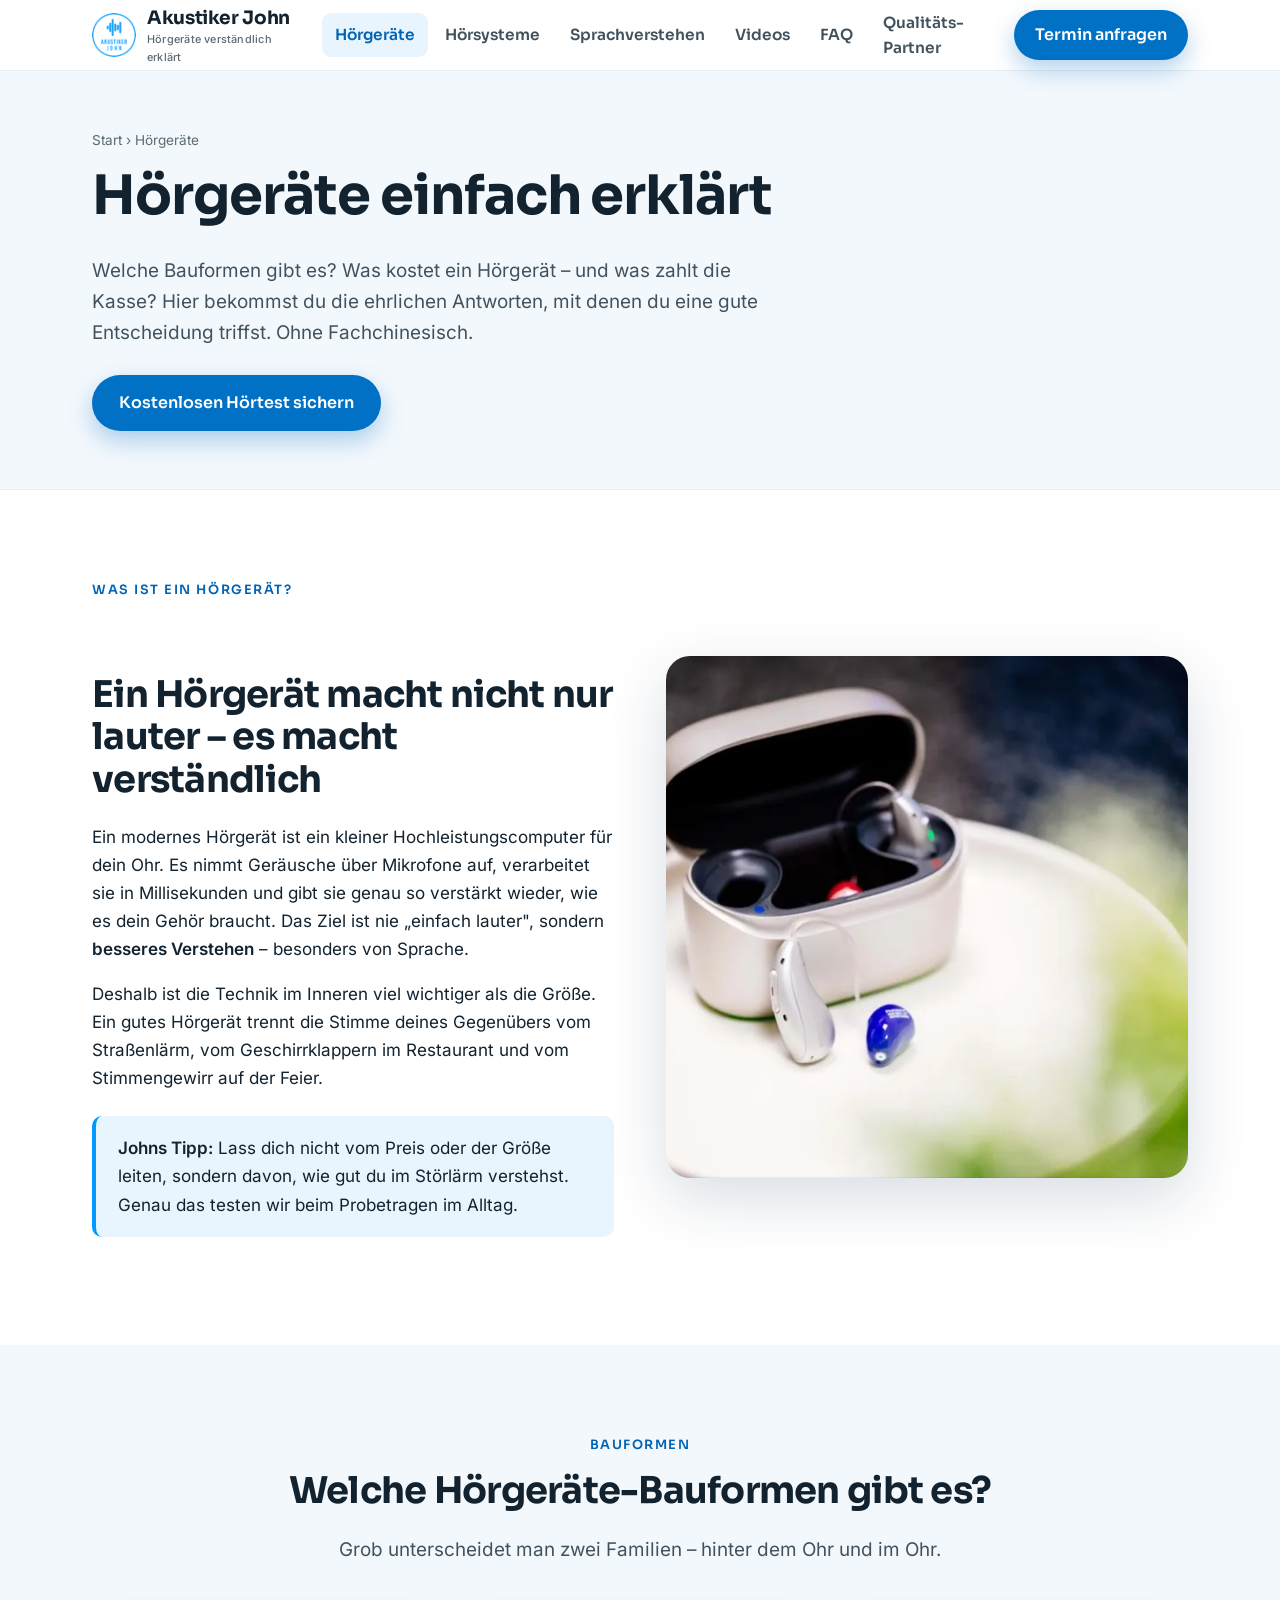
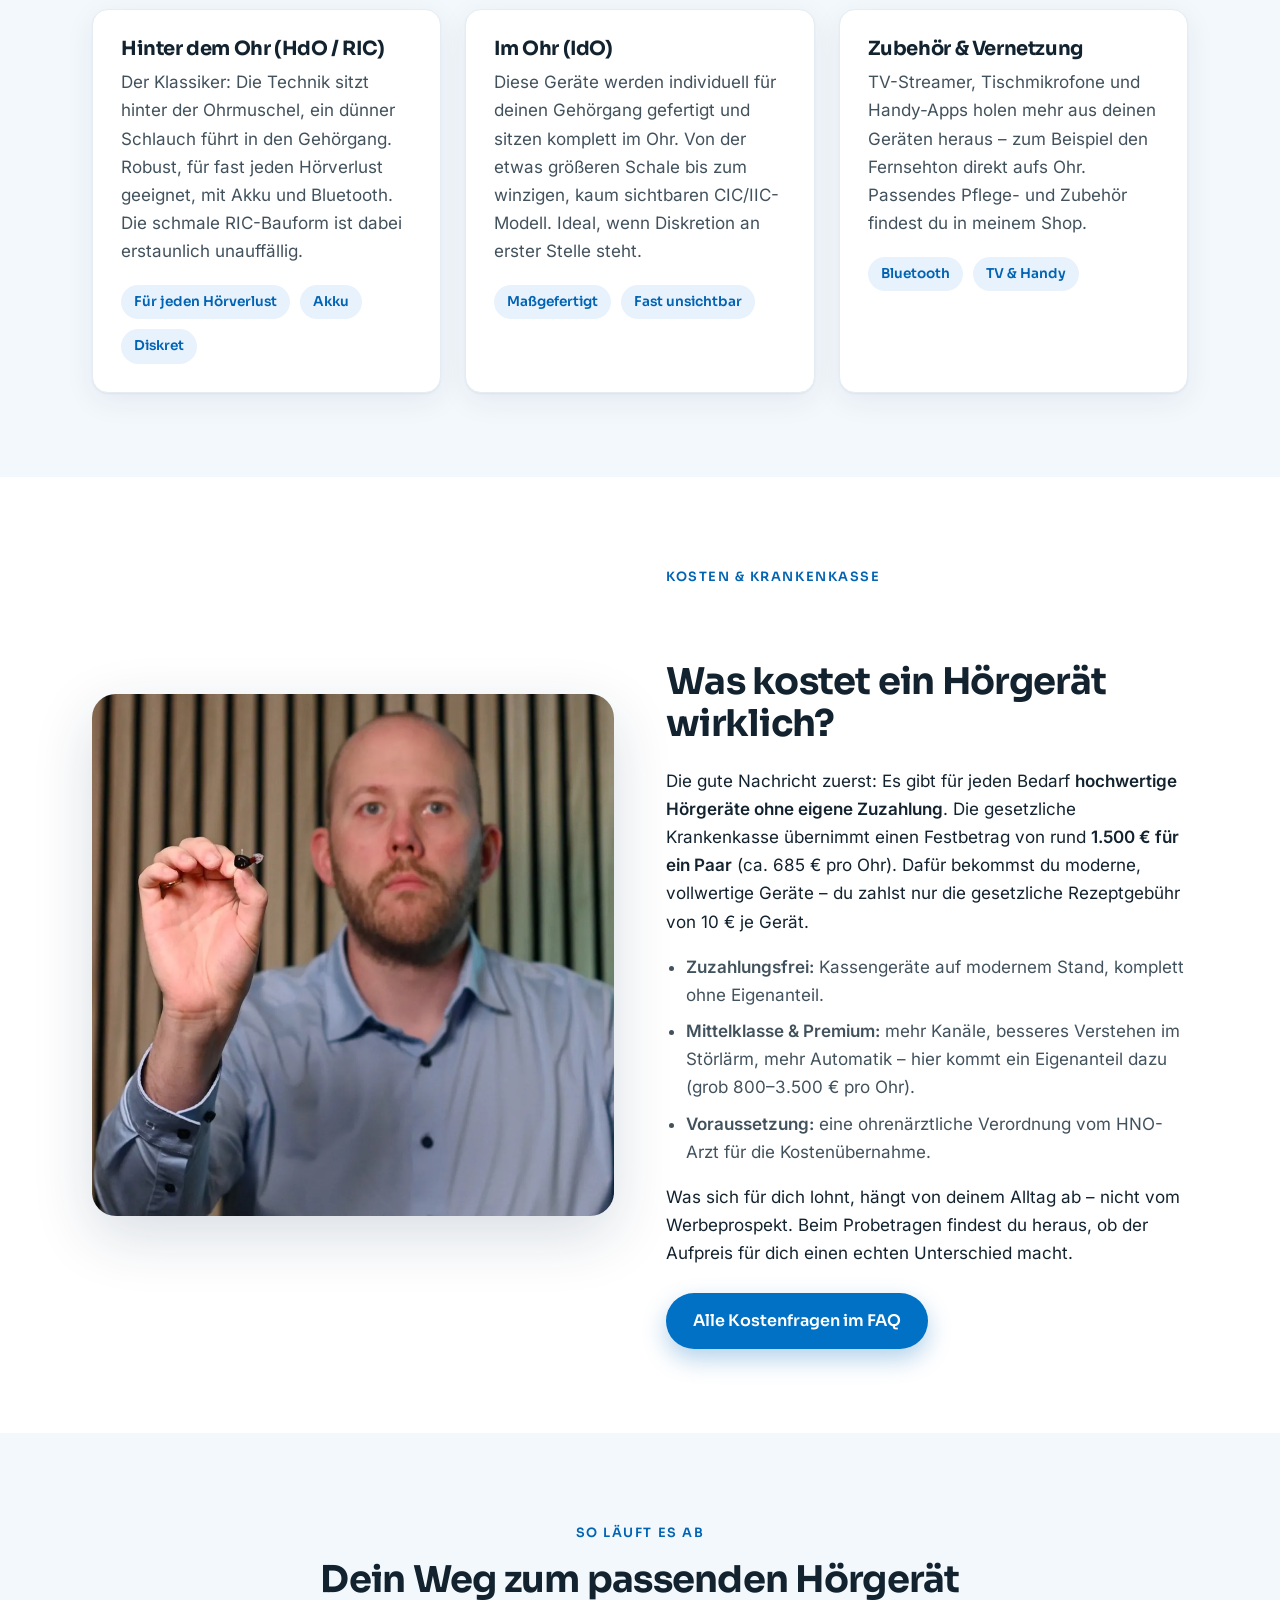
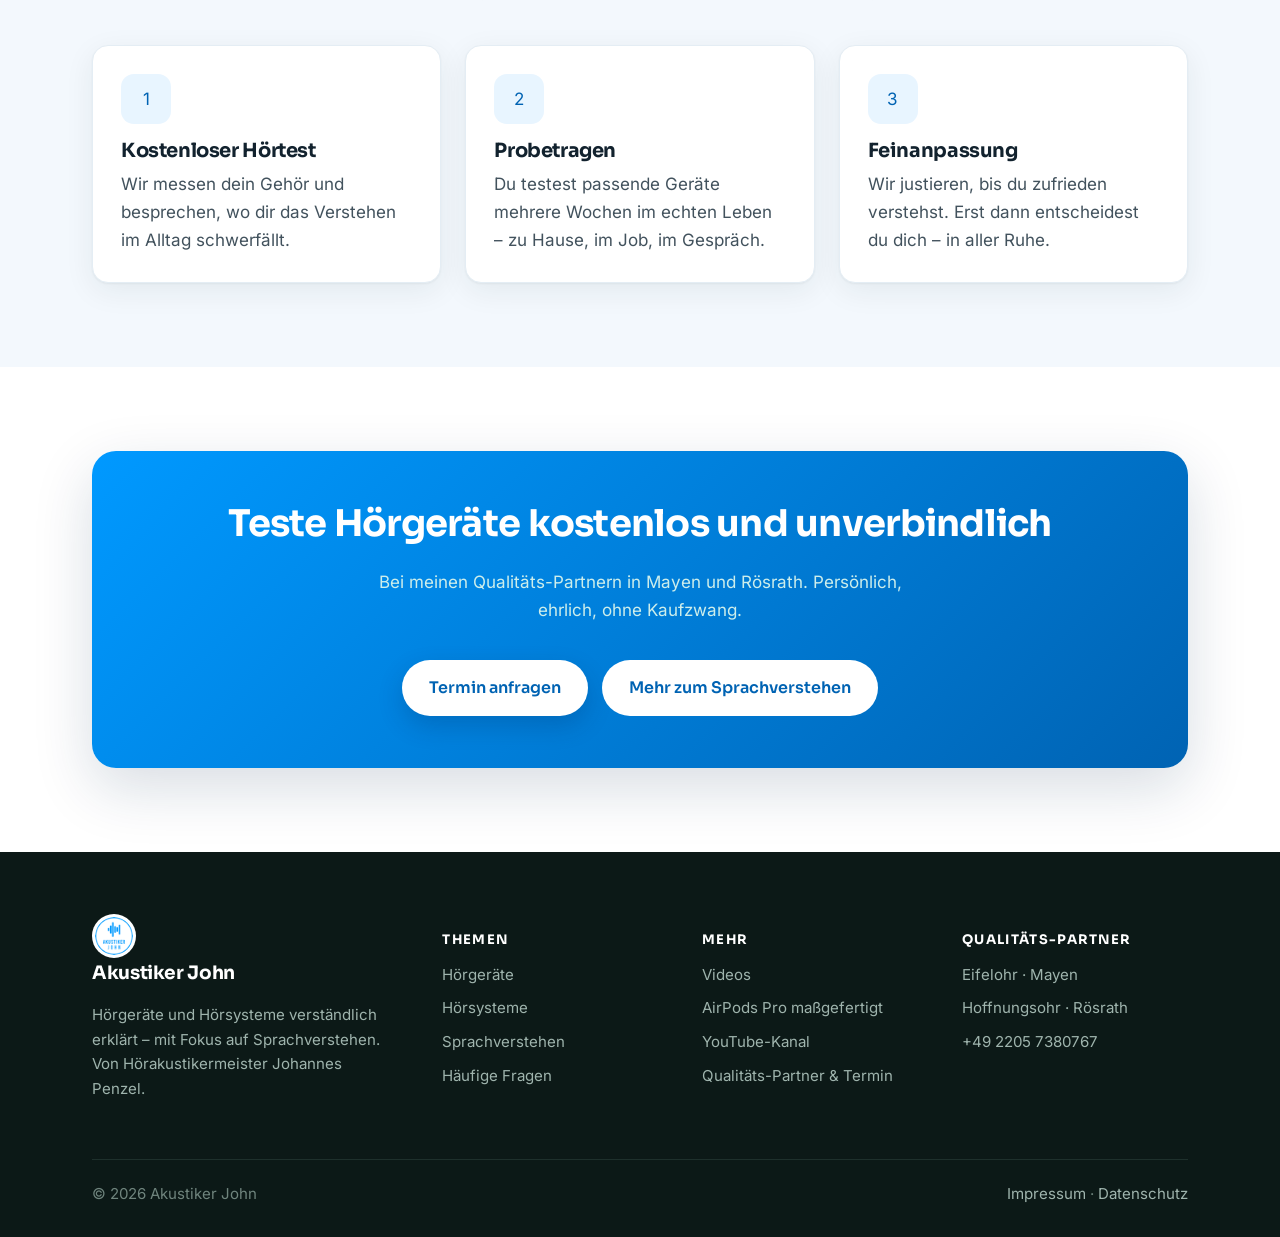
<file: hoergeraete.html>
<!DOCTYPE html>
<html lang="de">
<head>
<meta charset="utf-8">
<meta name="viewport" content="width=device-width, initial-scale=1">
<title>Hörgeräte: Bauformen, Kosten &amp; Zuschuss einfach erklärt | Akustiker John</title>
<meta name="description" content="Hörgeräte verständlich erklärt: Welche Bauformen es gibt, was sie kosten, wie viel die Krankenkasse zahlt und worauf es beim Sprachverstehen ankommt. Ehrlicher Ratgeber von Hörakustikermeister John.">
<link rel="canonical" href="https://akustiker-john.de/hoergeraete">
<meta name="robots" content="index, follow, max-image-preview:large">
<meta property="og:type" content="article">
<meta property="og:title" content="Hörgeräte: Bauformen, Kosten & Zuschuss einfach erklärt">
<meta property="og:description" content="Bauformen, Kosten, Kassenzuschuss und Sprachverstehen – der ehrliche Hörgeräte-Ratgeber von Akustiker John.">
<meta property="og:url" content="https://akustiker-john.de/hoergeraete">
<meta property="og:image" content="https://akustiker-john.de/images/hoergeraet.jpg">
<link rel="icon" href="/favicon.ico" sizes="any">
<link rel="apple-touch-icon" href="/images/apple-touch-icon.png">
<link rel="preload" href="/fonts/sora-700-latin.woff2" as="font" type="font/woff2" crossorigin>
<link rel="preload" href="/fonts/inter-400-latin.woff2" as="font" type="font/woff2" crossorigin>
<link rel="preload" href="/fonts/inter-600-latin.woff2" as="font" type="font/woff2" crossorigin>
<link rel="stylesheet" href="/styles.css">
<script type="application/ld+json">
{
  "@context": "https://schema.org",
  "@type": "Article",
  "headline": "Hörgeräte: Bauformen, Kosten und Zuschuss einfach erklärt",
  "about": ["Hörgeräte","Hörsysteme","Sprachverstehen"],
  "inLanguage": "de-DE",
  "author": {"@type": "Person", "name": "Johannes Penzel", "alternateName": "Akustiker John", "jobTitle": "Hörakustikermeister"},
  "publisher": {"@type": "Organization", "name": "Akustiker John"},
  "image": "https://akustiker-john.de/images/hoergeraet.jpg",
  "mainEntityOfPage": "https://akustiker-john.de/hoergeraete"
}
</script>
</head>
<body>
<a class="skip-link" href="#main">Zum Inhalt springen</a>
<header class="site-header">
  <div class="container header-inner">
    <a class="brand" href="/"><img class="brand-logo" src="/images/logo.png" alt="Akustiker John" width="42" height="42"><span>Akustiker&nbsp;John<small>Hörgeräte verständlich erklärt</small></span></a>
    <button class="nav-toggle" aria-label="Menü" aria-expanded="false"><span></span></button>
    <nav class="nav" aria-label="Hauptnavigation">
      <a class="navlink" href="/hoergeraete">Hörgeräte</a>
      <a class="navlink" href="/hoersysteme">Hörsysteme</a>
      <a class="navlink" href="/sprachverstehen">Sprachverstehen</a>
      <a class="navlink" href="/videos">Videos</a>
      <a class="navlink" href="/haeufige-fragen">FAQ</a>
      <a class="navlink" href="/standorte">Qualitäts-Partner</a>
      <a class="btn btn-primary" href="/standorte#termin">Termin anfragen</a>
    </nav>
  </div>
</header>

<main id="main">
<section class="page-hero">
  <div class="container">
    <div class="breadcrumb"><a href="/">Start</a> › Hörgeräte</div>
    <h1>Hörgeräte einfach erklärt</h1>
    <p class="lead">Welche Bauformen gibt es? Was kostet ein Hörgerät – und was zahlt die Kasse? Hier bekommst du die ehrlichen Antworten, mit denen du eine gute Entscheidung triffst. Ohne Fachchinesisch.</p>
    <div class="hero-cta"><a class="btn btn-primary" href="/standorte#termin">Kostenlosen Hörtest sichern</a></div>
  </div>
</section>

<section class="section">
  <div class="container split">
    <div class="prose">
      <span class="eyebrow">Was ist ein Hörgerät?</span>
      <h2>Ein Hörgerät macht nicht nur lauter – es macht verständlich</h2>
      <p>Ein modernes Hörgerät ist ein kleiner Hochleistungscomputer für dein Ohr. Es nimmt Geräusche über Mikrofone auf, verarbeitet sie in Millisekunden und gibt sie genau so verstärkt wieder, wie es dein Gehör braucht. Das Ziel ist nie „einfach lauter", sondern <strong>besseres Verstehen</strong> – besonders von Sprache.</p>
      <p>Deshalb ist die Technik im Inneren viel wichtiger als die Größe. Ein gutes Hörgerät trennt die Stimme deines Gegenübers vom Straßenlärm, vom Geschirrklappern im Restaurant und vom Stimmengewirr auf der Feier.</p>
      <div class="callout"><p><strong>Johns Tipp:</strong> Lass dich nicht vom Preis oder der Größe leiten, sondern davon, wie gut du im Störlärm verstehst. Genau das testen wir beim Probetragen im Alltag.</p></div>
    </div>
    <div><img class="split-photo" src="/images/hoergeraet.webp" alt="Modernes Hörgerät in der Hand" width="700" height="700"></div>
  </div>
</section>

<section class="section section--tint">
  <div class="container">
    <div class="center narrow" style="margin-inline:auto">
      <span class="eyebrow">Bauformen</span>
      <h2>Welche Hörgeräte-Bauformen gibt es?</h2>
      <p class="lead">Grob unterscheidet man zwei Familien – hinter dem Ohr und im Ohr.</p>
    </div>
    <div class="grid grid-3" style="margin-top:44px">
      <div class="card reveal">
        <h3>Hinter dem Ohr (HdO / RIC)</h3>
        <p>Der Klassiker: Die Technik sitzt hinter der Ohrmuschel, ein dünner Schlauch führt in den Gehörgang. Robust, für fast jeden Hörverlust geeignet, mit Akku und Bluetooth. Die schmale RIC-Bauform ist dabei erstaunlich unauffällig.</p>
        <div class="tag-row"><span class="tag">Für jeden Hörverlust</span><span class="tag">Akku</span><span class="tag">Diskret</span></div>
      </div>
      <div class="card reveal">
        <h3>Im Ohr (IdO)</h3>
        <p>Diese Geräte werden individuell für deinen Gehörgang gefertigt und sitzen komplett im Ohr. Von der etwas größeren Schale bis zum winzigen, kaum sichtbaren CIC/IIC-Modell. Ideal, wenn Diskretion an erster Stelle steht.</p>
        <div class="tag-row"><span class="tag">Maßgefertigt</span><span class="tag">Fast unsichtbar</span></div>
      </div>
      <div class="card reveal">
        <h3>Zubehör &amp; Vernetzung</h3>
        <p>TV-Streamer, Tischmikrofone und Handy-Apps holen mehr aus deinen Geräten heraus – zum Beispiel den Fernsehton direkt aufs Ohr. Passendes Pflege- und Zubehör findest du in meinem Shop.</p>
        <div class="tag-row"><span class="tag">Bluetooth</span><span class="tag">TV &amp; Handy</span></div>
      </div>
    </div>
  </div>
</section>

<section class="section">
  <div class="container split rev">
    <div class="prose">
      <span class="eyebrow">Kosten &amp; Krankenkasse</span>
      <h2>Was kostet ein Hörgerät wirklich?</h2>
      <p>Die gute Nachricht zuerst: Es gibt für jeden Bedarf <strong>hochwertige Hörgeräte ohne eigene Zuzahlung</strong>. Die gesetzliche Krankenkasse übernimmt einen Festbetrag von rund <strong>1.500 € für ein Paar</strong> (ca. 685 € pro Ohr). Dafür bekommst du moderne, vollwertige Geräte – du zahlst nur die gesetzliche Rezeptgebühr von 10 € je Gerät.</p>
      <ul>
        <li><strong>Zuzahlungsfrei:</strong> Kassengeräte auf modernem Stand, komplett ohne Eigenanteil.</li>
        <li><strong>Mittelklasse &amp; Premium:</strong> mehr Kanäle, besseres Verstehen im Störlärm, mehr Automatik – hier kommt ein Eigenanteil dazu (grob 800–3.500 € pro Ohr).</li>
        <li><strong>Voraussetzung:</strong> eine ohrenärztliche Verordnung vom HNO-Arzt für die Kostenübernahme.</li>
      </ul>
      <p>Was sich für dich lohnt, hängt von deinem Alltag ab – nicht vom Werbeprospekt. Beim Probetragen findest du heraus, ob der Aufpreis für dich einen echten Unterschied macht.</p>
      <div class="hero-cta"><a class="btn btn-primary" href="/haeufige-fragen">Alle Kostenfragen im FAQ</a></div>
    </div>
    <div><img class="split-photo" src="/images/kaum-sichtbar.webp" alt="Kaum sichtbares Hörgerät im Ohr" width="700" height="700"></div>
  </div>
</section>

<section class="section section--tint">
  <div class="container">
    <div class="center narrow" style="margin-inline:auto">
      <span class="eyebrow">So läuft es ab</span>
      <h2>Dein Weg zum passenden Hörgerät</h2>
    </div>
    <div class="grid grid-3" style="margin-top:44px">
      <div class="card reveal"><div class="ico">1</div><h3>Kostenloser Hörtest</h3><p>Wir messen dein Gehör und besprechen, wo dir das Verstehen im Alltag schwerfällt.</p></div>
      <div class="card reveal"><div class="ico">2</div><h3>Probetragen</h3><p>Du testest passende Geräte mehrere Wochen im echten Leben – zu Hause, im Job, im Gespräch.</p></div>
      <div class="card reveal"><div class="ico">3</div><h3>Feinanpassung</h3><p>Wir justieren, bis du zufrieden verstehst. Erst dann entscheidest du dich – in aller Ruhe.</p></div>
    </div>
  </div>
</section>

<section class="section">
  <div class="container">
    <div class="cta-band reveal">
      <h2>Teste Hörgeräte kostenlos und unverbindlich</h2>
      <p>Bei meinen Qualitäts-Partnern in Mayen und Rösrath. Persönlich, ehrlich, ohne Kaufzwang.</p>
      <div class="hero-cta" style="justify-content:center">
        <a class="btn btn-accent" href="/standorte#termin">Termin anfragen</a>
        <a class="btn btn-light" href="/sprachverstehen">Mehr zum Sprachverstehen</a>
      </div>
    </div>
  </div>
</section>
</main>

<footer class="site-footer">
  <div class="container">
    <div class="footer-grid">
      <div class="footer-brand">
        <a class="brand" href="/"><img class="brand-logo" src="/images/logo.png" alt="Akustiker John" width="42" height="42"><span>Akustiker&nbsp;John</span></a>
        <p>Hörgeräte und Hörsysteme verständlich erklärt – mit Fokus auf Sprachverstehen. Von Hörakustikermeister Johannes Penzel.</p>
      </div>
      <div><h4>Themen</h4><a href="/hoergeraete">Hörgeräte</a><a href="/hoersysteme">Hörsysteme</a><a href="/sprachverstehen">Sprachverstehen</a><a href="/haeufige-fragen">Häufige Fragen</a></div>
      <div><h4>Mehr</h4><a href="/videos">Videos</a><a href="/snug-airpods-pro">AirPods Pro maßgefertigt</a><a href="https://www.youtube.com/@AkustikerJohn" target="_blank" rel="noopener">YouTube-Kanal</a><a href="/standorte">Qualitäts-Partner &amp; Termin</a></div>
      <div><h4>Qualitäts-Partner</h4><a href="https://eifelohr.de/" target="_blank" rel="noopener">Eifelohr · Mayen</a><a href="https://hoffnungsohr.de/" target="_blank" rel="noopener">Hoffnungsohr · Rösrath</a><a href="tel:+4922057380767">+49 2205 7380767</a></div>
    </div>
    <div class="footer-bottom"><span>© 2026 Akustiker John</span><span><a href="/impressum">Impressum</a> · <a href="/datenschutz">Datenschutz</a></span></div>
  </div>
</footer>
<script src="/effects.js" defer></script>
</body>
</html>
</file>
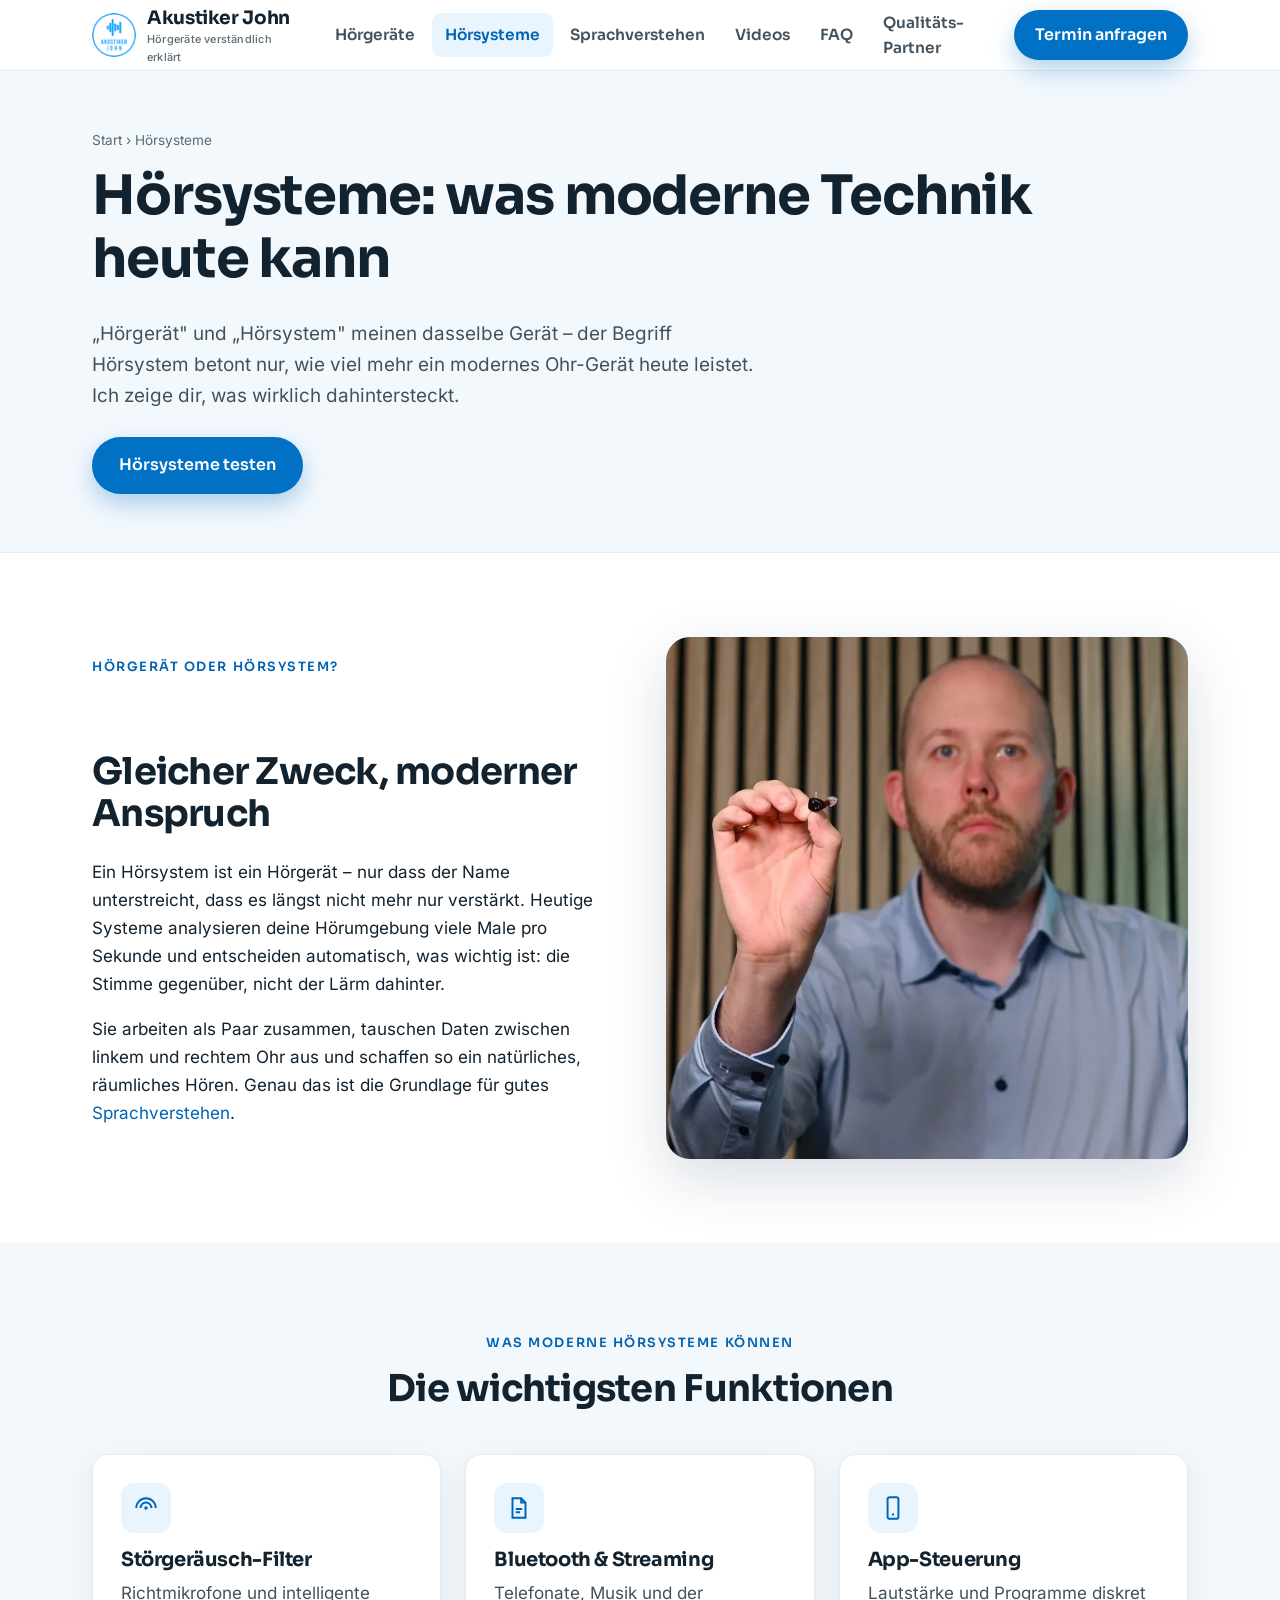
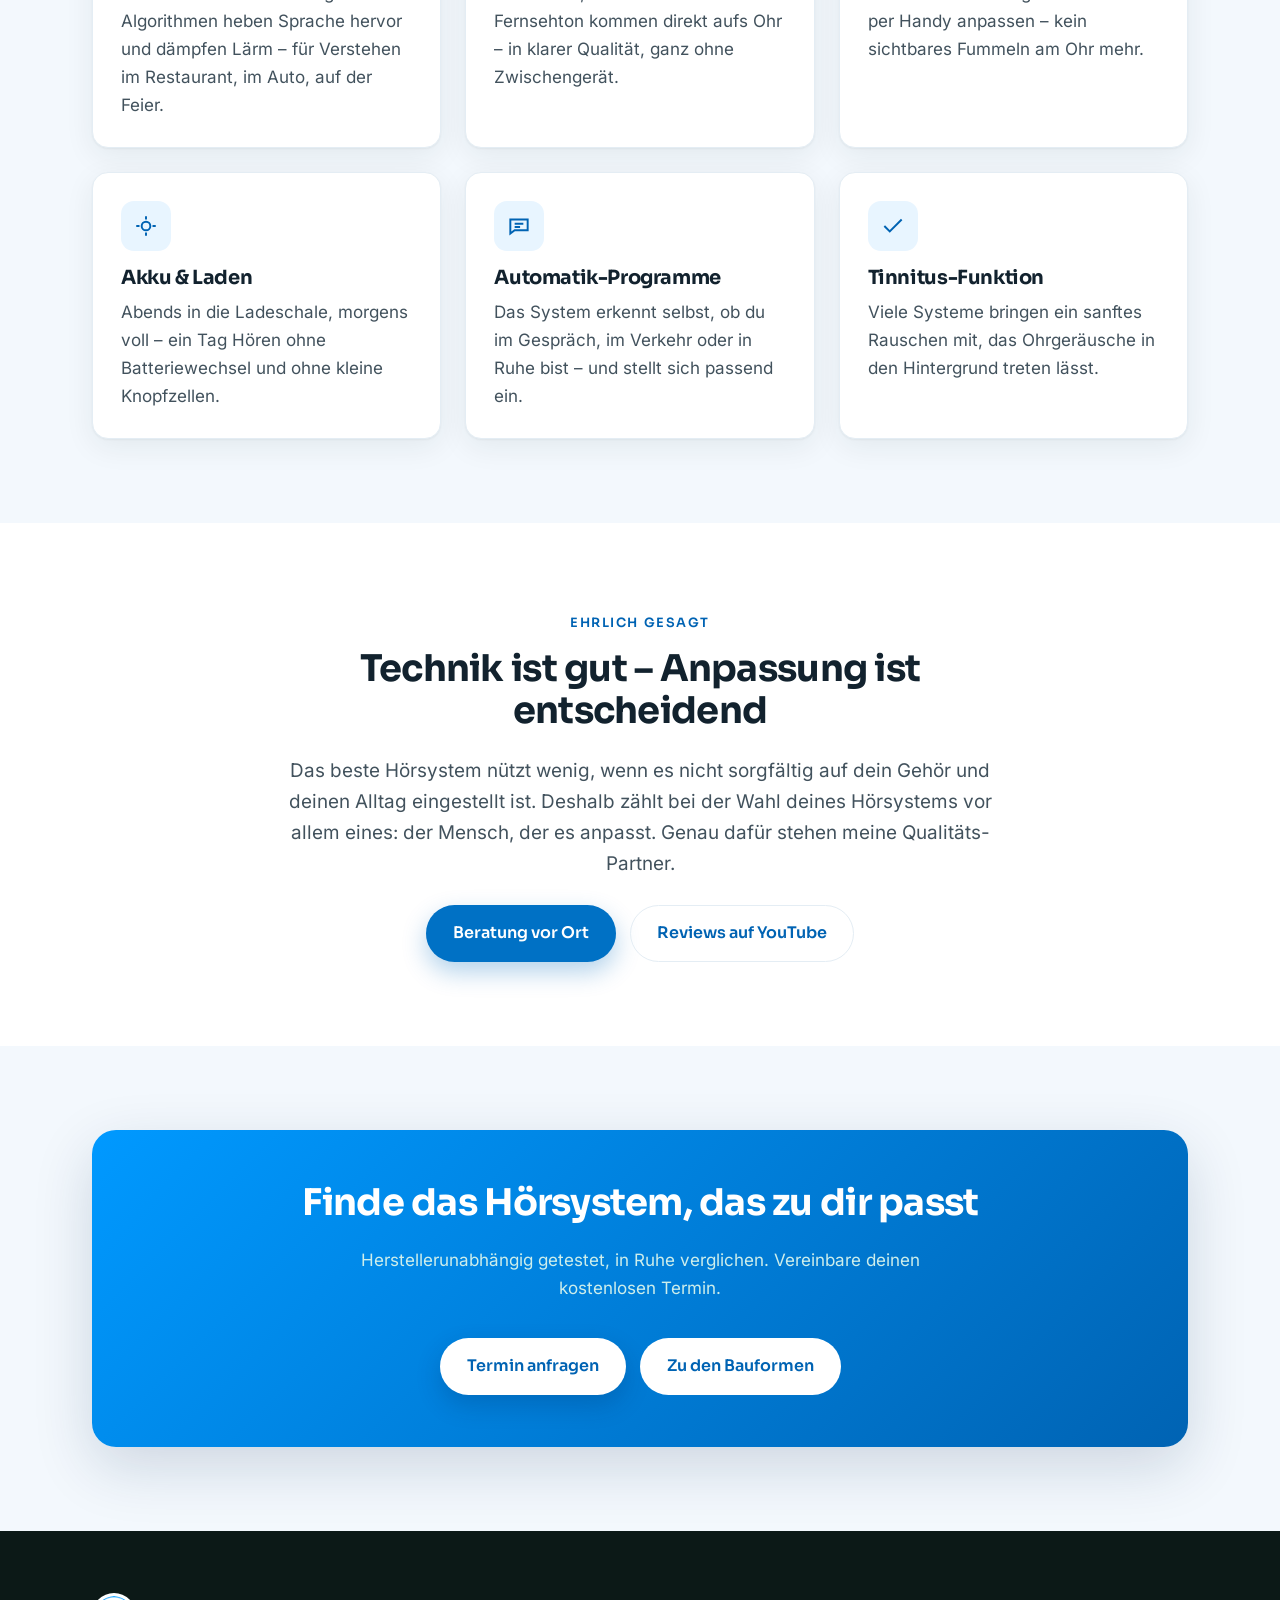
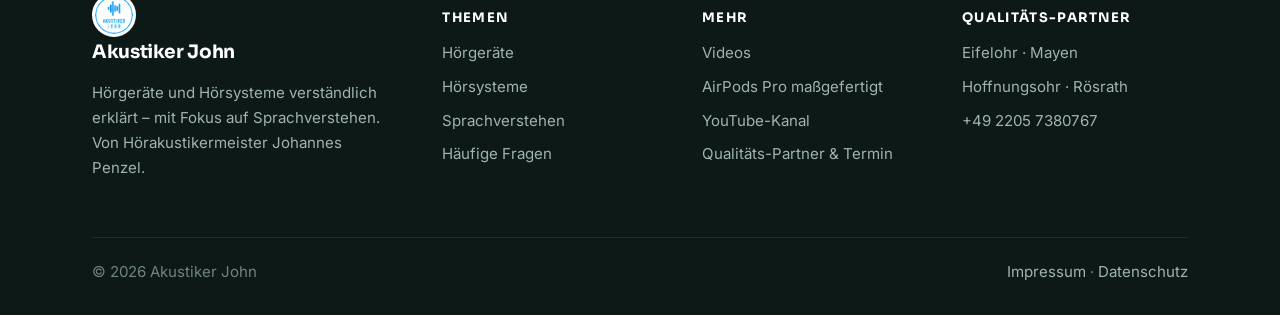
<file: hoersysteme.html>
<!DOCTYPE html>
<html lang="de">
<head>
<meta charset="utf-8">
<meta name="viewport" content="width=device-width, initial-scale=1">
<title>Hörsysteme: moderne Technik, Bluetooth &amp; App einfach erklärt | Akustiker John</title>
<meta name="description" content="Was ein Hörsystem heute kann: Störgeräusche filtern, per Bluetooth mit Handy und TV verbinden, per App steuern. Hörakustikermeister John erklärt moderne Hörsysteme verständlich – mit Fokus aufs Sprachverstehen.">
<link rel="canonical" href="https://akustiker-john.de/hoersysteme">
<meta name="robots" content="index, follow, max-image-preview:large">
<meta property="og:type" content="article">
<meta property="og:title" content="Hörsysteme einfach erklärt – Akustiker John">
<meta property="og:description" content="Bluetooth, App-Steuerung, Störgeräusch-Filter: Was moderne Hörsysteme heute können – verständlich erklärt.">
<meta property="og:url" content="https://akustiker-john.de/hoersysteme">
<meta property="og:image" content="https://akustiker-john.de/images/kaum-sichtbar.jpg">
<link rel="icon" href="/favicon.ico" sizes="any">
<link rel="apple-touch-icon" href="/images/apple-touch-icon.png">
<link rel="preload" href="/fonts/sora-700-latin.woff2" as="font" type="font/woff2" crossorigin>
<link rel="preload" href="/fonts/inter-400-latin.woff2" as="font" type="font/woff2" crossorigin>
<link rel="preload" href="/fonts/inter-600-latin.woff2" as="font" type="font/woff2" crossorigin>
<link rel="stylesheet" href="/styles.css">
<script type="application/ld+json">
{
  "@context": "https://schema.org",
  "@type": "Article",
  "headline": "Hörsysteme: moderne Technik einfach erklärt",
  "about": ["Hörsysteme","Hörgeräte","Sprachverstehen","Bluetooth Hörgeräte"],
  "inLanguage": "de-DE",
  "author": {"@type": "Person", "name": "Johannes Penzel", "alternateName": "Akustiker John", "jobTitle": "Hörakustikermeister"},
  "publisher": {"@type": "Organization", "name": "Akustiker John"},
  "image": "https://akustiker-john.de/images/kaum-sichtbar.jpg",
  "mainEntityOfPage": "https://akustiker-john.de/hoersysteme"
}
</script>
</head>
<body>
<a class="skip-link" href="#main">Zum Inhalt springen</a>
<header class="site-header">
  <div class="container header-inner">
    <a class="brand" href="/"><img class="brand-logo" src="/images/logo.png" alt="Akustiker John" width="42" height="42"><span>Akustiker&nbsp;John<small>Hörgeräte verständlich erklärt</small></span></a>
    <button class="nav-toggle" aria-label="Menü" aria-expanded="false"><span></span></button>
    <nav class="nav" aria-label="Hauptnavigation">
      <a class="navlink" href="/hoergeraete">Hörgeräte</a>
      <a class="navlink" href="/hoersysteme">Hörsysteme</a>
      <a class="navlink" href="/sprachverstehen">Sprachverstehen</a>
      <a class="navlink" href="/videos">Videos</a>
      <a class="navlink" href="/haeufige-fragen">FAQ</a>
      <a class="navlink" href="/standorte">Qualitäts-Partner</a>
      <a class="btn btn-primary" href="/standorte#termin">Termin anfragen</a>
    </nav>
  </div>
</header>

<main id="main">
<section class="page-hero">
  <div class="container">
    <div class="breadcrumb"><a href="/">Start</a> › Hörsysteme</div>
    <h1>Hörsysteme: was moderne Technik heute kann</h1>
    <p class="lead">„Hörgerät" und „Hörsystem" meinen dasselbe Gerät – der Begriff Hörsystem betont nur, wie viel mehr ein modernes Ohr-Gerät heute leistet. Ich zeige dir, was wirklich dahintersteckt.</p>
    <div class="hero-cta"><a class="btn btn-primary" href="/standorte#termin">Hörsysteme testen</a></div>
  </div>
</section>

<section class="section">
  <div class="container split">
    <div class="prose">
      <span class="eyebrow">Hörgerät oder Hörsystem?</span>
      <h2>Gleicher Zweck, moderner Anspruch</h2>
      <p>Ein Hörsystem ist ein Hörgerät – nur dass der Name unterstreicht, dass es längst nicht mehr nur verstärkt. Heutige Systeme analysieren deine Hörumgebung viele Male pro Sekunde und entscheiden automatisch, was wichtig ist: die Stimme gegenüber, nicht der Lärm dahinter.</p>
      <p>Sie arbeiten als Paar zusammen, tauschen Daten zwischen linkem und rechtem Ohr aus und schaffen so ein natürliches, räumliches Hören. Genau das ist die Grundlage für gutes <a href="/sprachverstehen">Sprachverstehen</a>.</p>
    </div>
    <div><img class="split-photo" src="/images/kaum-sichtbar.webp" alt="Kaum sichtbares Hörsystem im Ohr" width="700" height="700"></div>
  </div>
</section>

<section class="section section--tint">
  <div class="container">
    <div class="center narrow" style="margin-inline:auto">
      <span class="eyebrow">Was moderne Hörsysteme können</span>
      <h2>Die wichtigsten Funktionen</h2>
    </div>
    <div class="grid grid-3" style="margin-top:44px">
      <div class="card reveal">
        <div class="ico"><svg viewBox="0 0 24 24" fill="none" stroke="currentColor" stroke-width="1.8"><path d="M3 12a9 9 0 0 1 18 0"/><path d="M7 12a5 5 0 0 1 10 0"/><circle cx="12" cy="12" r="1.6" fill="currentColor" stroke="none"/></svg></div>
        <h3>Störgeräusch-Filter</h3>
        <p>Richtmikrofone und intelligente Algorithmen heben Sprache hervor und dämpfen Lärm – für Verstehen im Restaurant, im Auto, auf der Feier.</p>
      </div>
      <div class="card reveal">
        <div class="ico"><svg viewBox="0 0 24 24" fill="none" stroke="currentColor" stroke-width="1.8"><path d="M6 3h8l4 4v14H6z"/><path d="M14 3v4h4"/><path d="M9 13h6M9 16h4"/></svg></div>
        <h3>Bluetooth &amp; Streaming</h3>
        <p>Telefonate, Musik und der Fernsehton kommen direkt aufs Ohr – in klarer Qualität, ganz ohne Zwischengerät.</p>
      </div>
      <div class="card reveal">
        <div class="ico"><svg viewBox="0 0 24 24" fill="none" stroke="currentColor" stroke-width="1.8"><rect x="7" y="2" width="10" height="20" rx="2"/><path d="M11 18h2"/></svg></div>
        <h3>App-Steuerung</h3>
        <p>Lautstärke und Programme diskret per Handy anpassen – kein sichtbares Fummeln am Ohr mehr.</p>
      </div>
      <div class="card reveal">
        <div class="ico"><svg viewBox="0 0 24 24" fill="none" stroke="currentColor" stroke-width="1.8"><path d="M12 3v3M12 18v3M3 12h3M18 12h3"/><circle cx="12" cy="12" r="4"/></svg></div>
        <h3>Akku &amp; Laden</h3>
        <p>Abends in die Ladeschale, morgens voll – ein Tag Hören ohne Batteriewechsel und ohne kleine Knopfzellen.</p>
      </div>
      <div class="card reveal">
        <div class="ico"><svg viewBox="0 0 24 24" fill="none" stroke="currentColor" stroke-width="1.8"><path d="M4 6h16v10H8l-4 3z"/><path d="M8 10h8M8 13h5"/></svg></div>
        <h3>Automatik-Programme</h3>
        <p>Das System erkennt selbst, ob du im Gespräch, im Verkehr oder in Ruhe bist – und stellt sich passend ein.</p>
      </div>
      <div class="card reveal">
        <div class="ico"><svg viewBox="0 0 24 24" fill="none" stroke="currentColor" stroke-width="1.8"><path d="M20 6 9 17l-5-5"/></svg></div>
        <h3>Tinnitus-Funktion</h3>
        <p>Viele Systeme bringen ein sanftes Rauschen mit, das Ohrgeräusche in den Hintergrund treten lässt.</p>
      </div>
    </div>
  </div>
</section>

<section class="section">
  <div class="container narrow center" style="margin-inline:auto">
    <span class="eyebrow">Ehrlich gesagt</span>
    <h2>Technik ist gut – Anpassung ist entscheidend</h2>
    <p class="lead">Das beste Hörsystem nützt wenig, wenn es nicht sorgfältig auf dein Gehör und deinen Alltag eingestellt ist. Deshalb zählt bei der Wahl deines Hörsystems vor allem eines: der Mensch, der es anpasst. Genau dafür stehen meine Qualitäts-Partner.</p>
    <div class="hero-cta" style="justify-content:center"><a class="btn btn-primary" href="/standorte#termin">Beratung vor Ort</a><a class="btn btn-ghost" href="/videos">Reviews auf YouTube</a></div>
  </div>
</section>

<section class="section section--tint">
  <div class="container">
    <div class="cta-band reveal">
      <h2>Finde das Hörsystem, das zu dir passt</h2>
      <p>Herstellerunabhängig getestet, in Ruhe verglichen. Vereinbare deinen kostenlosen Termin.</p>
      <div class="hero-cta" style="justify-content:center"><a class="btn btn-accent" href="/standorte#termin">Termin anfragen</a><a class="btn btn-light" href="/hoergeraete">Zu den Bauformen</a></div>
    </div>
  </div>
</section>
</main>

<footer class="site-footer">
  <div class="container">
    <div class="footer-grid">
      <div class="footer-brand">
        <a class="brand" href="/"><img class="brand-logo" src="/images/logo.png" alt="Akustiker John" width="42" height="42"><span>Akustiker&nbsp;John</span></a>
        <p>Hörgeräte und Hörsysteme verständlich erklärt – mit Fokus auf Sprachverstehen. Von Hörakustikermeister Johannes Penzel.</p>
      </div>
      <div><h4>Themen</h4><a href="/hoergeraete">Hörgeräte</a><a href="/hoersysteme">Hörsysteme</a><a href="/sprachverstehen">Sprachverstehen</a><a href="/haeufige-fragen">Häufige Fragen</a></div>
      <div><h4>Mehr</h4><a href="/videos">Videos</a><a href="/snug-airpods-pro">AirPods Pro maßgefertigt</a><a href="https://www.youtube.com/@AkustikerJohn" target="_blank" rel="noopener">YouTube-Kanal</a><a href="/standorte">Qualitäts-Partner &amp; Termin</a></div>
      <div><h4>Qualitäts-Partner</h4><a href="https://eifelohr.de/" target="_blank" rel="noopener">Eifelohr · Mayen</a><a href="https://hoffnungsohr.de/" target="_blank" rel="noopener">Hoffnungsohr · Rösrath</a><a href="tel:+4922057380767">+49 2205 7380767</a></div>
    </div>
    <div class="footer-bottom"><span>© 2026 Akustiker John</span><span><a href="/impressum">Impressum</a> · <a href="/datenschutz">Datenschutz</a></span></div>
  </div>
</footer>
<script src="/effects.js" defer></script>
</body>
</html>
</file>
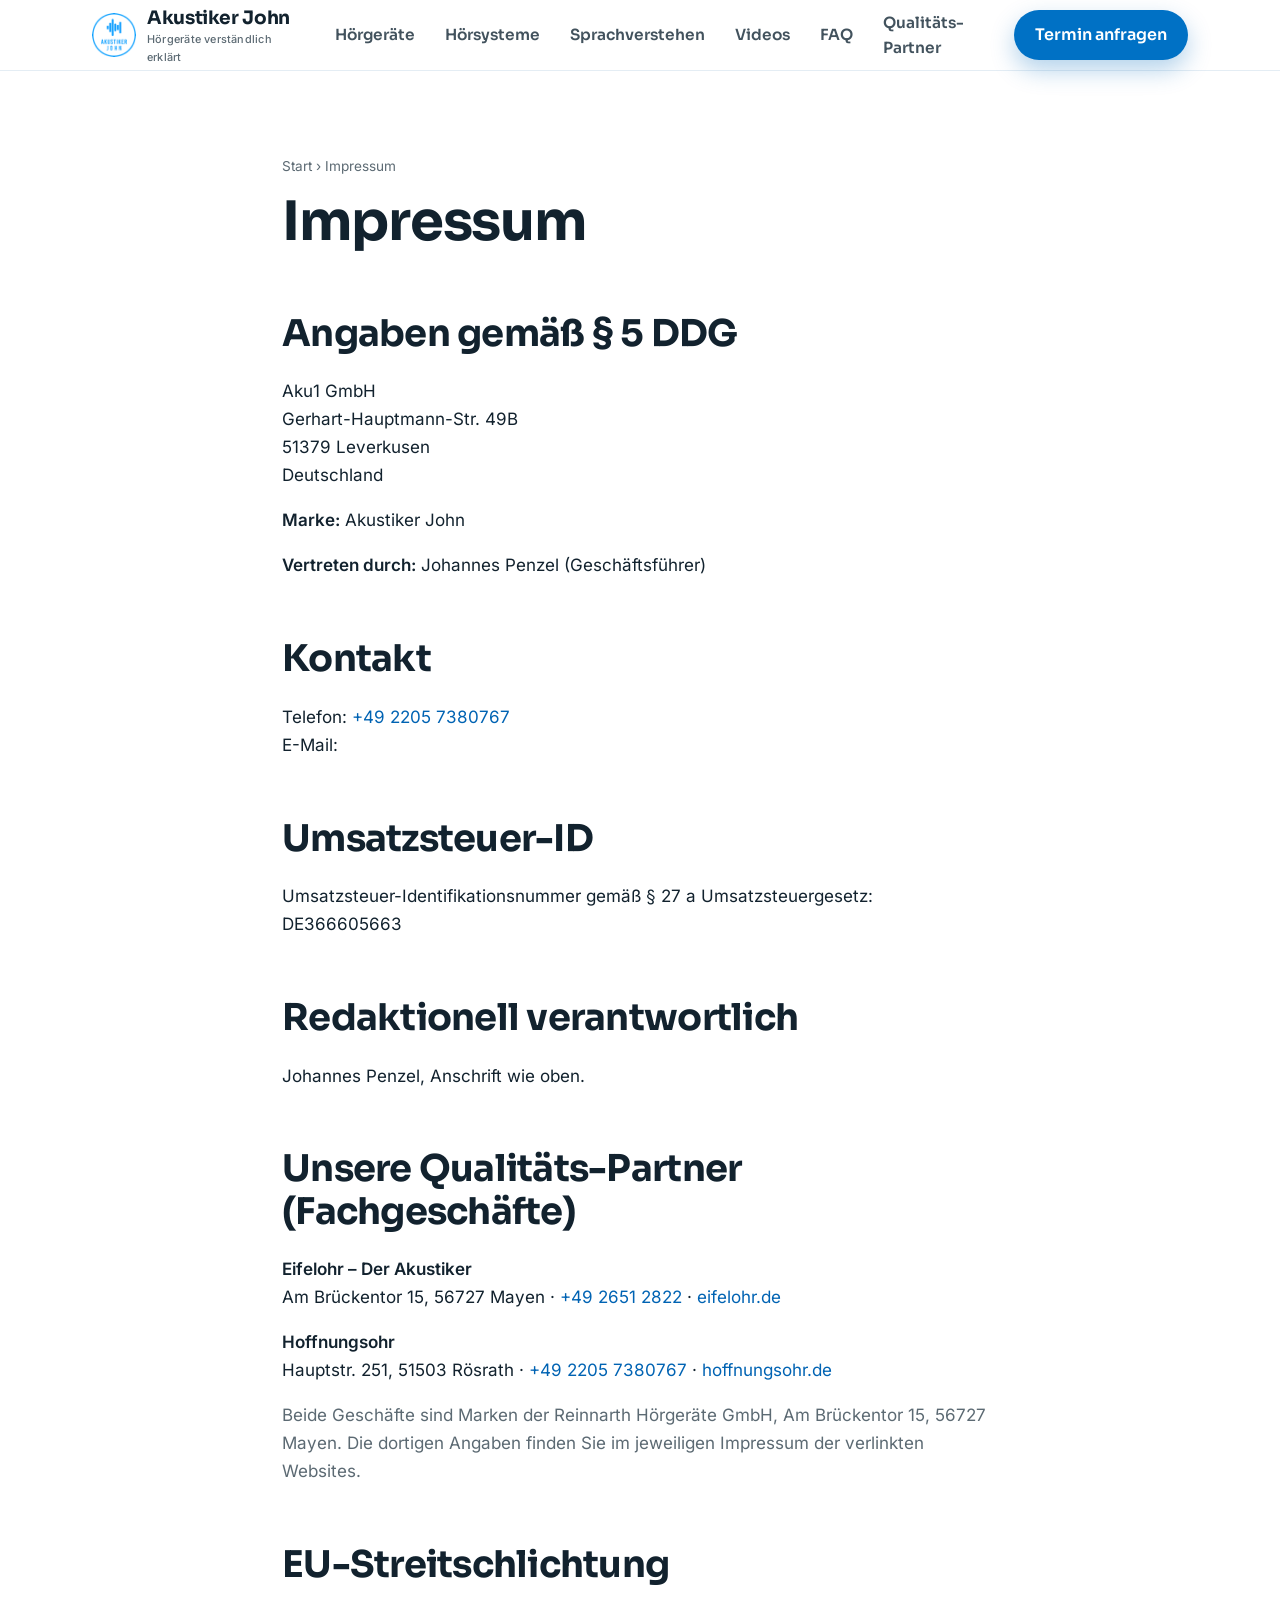
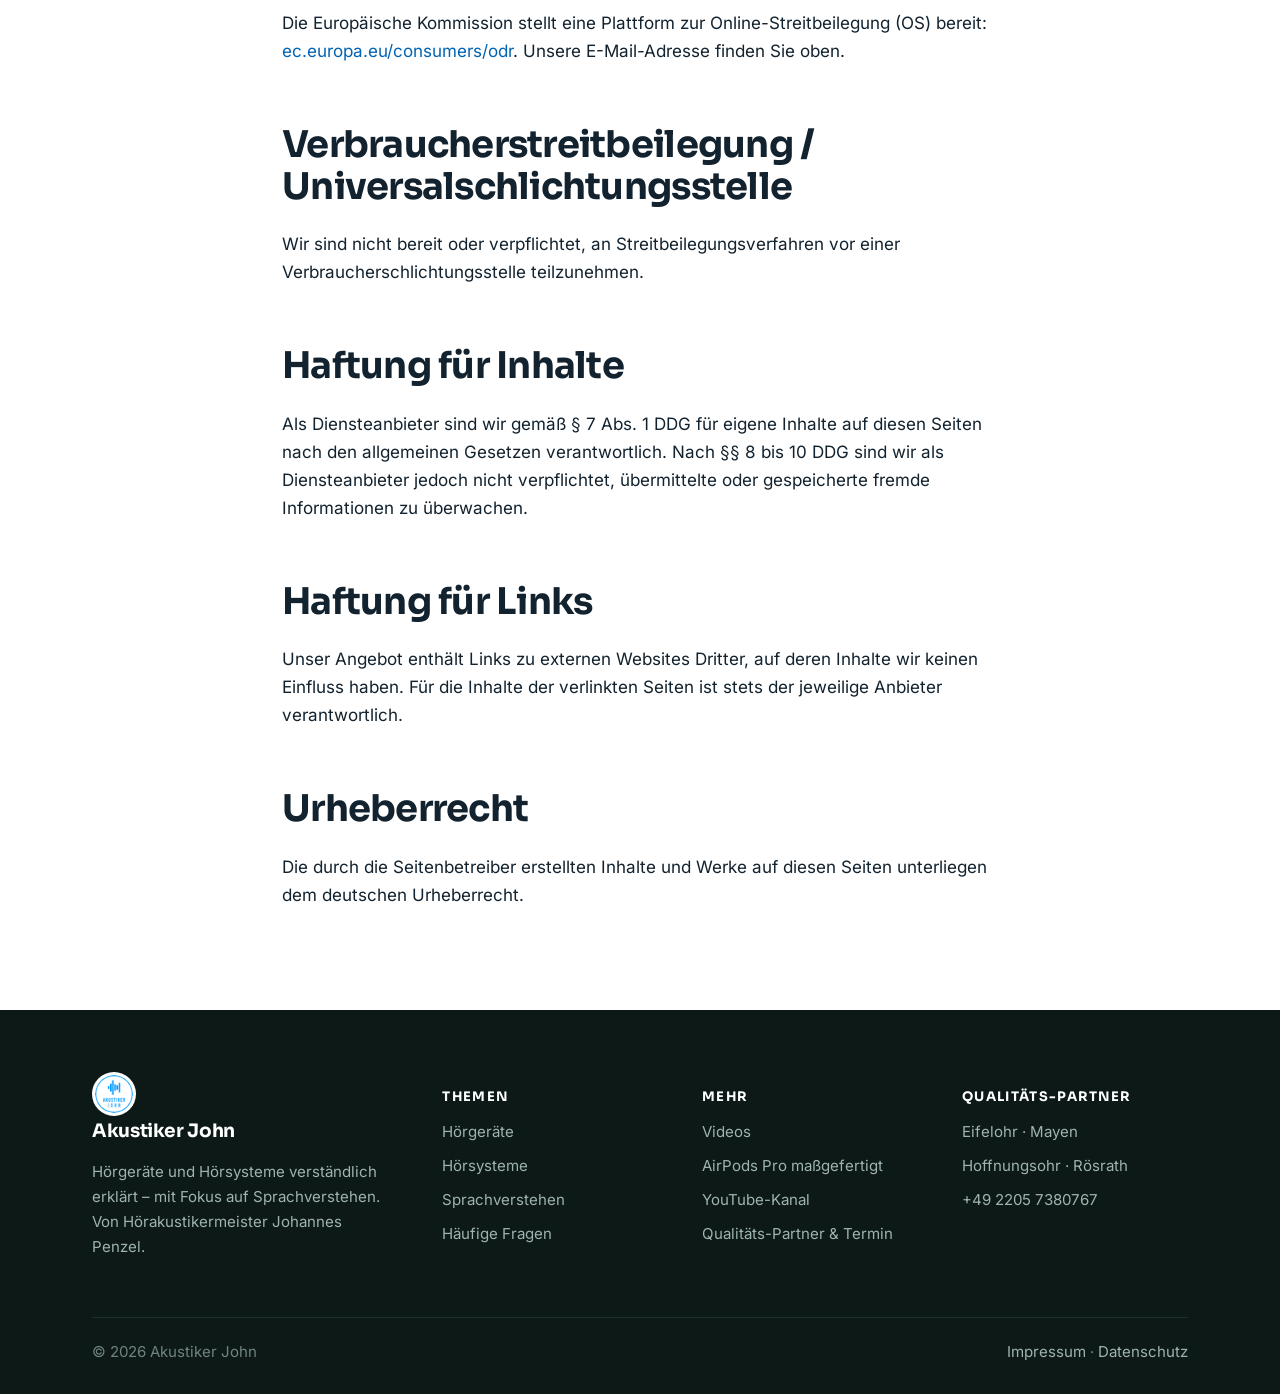
<file: impressum.html>
<!DOCTYPE html>
<html lang="de">
<head>
<meta charset="utf-8">
<meta name="viewport" content="width=device-width, initial-scale=1">
<title>Impressum | Akustiker John</title>
<meta name="description" content="Impressum von Akustiker John – Aku1 GmbH, Leverkusen.">
<link rel="canonical" href="https://akustiker-john.de/impressum">
<meta name="robots" content="index, follow">
<link rel="icon" href="/favicon.ico" sizes="any">
<link rel="apple-touch-icon" href="/images/apple-touch-icon.png">
<link rel="preload" href="/fonts/sora-700-latin.woff2" as="font" type="font/woff2" crossorigin>
<link rel="preload" href="/fonts/inter-400-latin.woff2" as="font" type="font/woff2" crossorigin>
<link rel="preload" href="/fonts/inter-600-latin.woff2" as="font" type="font/woff2" crossorigin>
<link rel="stylesheet" href="/styles.css">
</head>
<body>
<a class="skip-link" href="#main">Zum Inhalt springen</a>
<header class="site-header">
  <div class="container header-inner">
    <a class="brand" href="/"><img class="brand-logo" src="/images/logo.png" alt="Akustiker John" width="42" height="42"><span>Akustiker&nbsp;John<small>Hörgeräte verständlich erklärt</small></span></a>
    <button class="nav-toggle" aria-label="Menü" aria-expanded="false"><span></span></button>
    <nav class="nav" aria-label="Hauptnavigation">
      <a class="navlink" href="/hoergeraete">Hörgeräte</a>
      <a class="navlink" href="/hoersysteme">Hörsysteme</a>
      <a class="navlink" href="/sprachverstehen">Sprachverstehen</a>
      <a class="navlink" href="/videos">Videos</a>
      <a class="navlink" href="/haeufige-fragen">FAQ</a>
      <a class="navlink" href="/standorte">Qualitäts-Partner</a>
      <a class="btn btn-primary" href="/standorte#termin">Termin anfragen</a>
    </nav>
  </div>
</header>

<main id="main">
<section class="section">
  <div class="container prose" style="margin-inline:auto">
    <div class="breadcrumb"><a href="/">Start</a> › Impressum</div>
    <h1>Impressum</h1>

    <h2>Angaben gemäß § 5 DDG</h2>
    <p>
      Aku1 GmbH<br>
      Gerhart-Hauptmann-Str. 49B<br>
      51379 Leverkusen<br>
      Deutschland
    </p>
    <p><strong>Marke:</strong> Akustiker John</p>
    <p><strong>Vertreten durch:</strong> Johannes Penzel (Geschäftsführer)</p>

    <h2>Kontakt</h2>
    <p>
      Telefon: <a href="tel:+4922057380767">+49 2205 7380767</a><br>
      E-Mail: 
    </p>

    <h2>Umsatzsteuer-ID</h2>
    <p>Umsatzsteuer-Identifikationsnummer gemäß § 27 a Umsatzsteuergesetz:<br>DE366605663</p>

    <h2>Redaktionell verantwortlich</h2>
    <p>Johannes Penzel, Anschrift wie oben.</p>

    <h2>Unsere Qualitäts-Partner (Fachgeschäfte)</h2>
    <p>
      <strong>Eifelohr – Der Akustiker</strong><br>
      Am Brückentor 15, 56727 Mayen · <a href="tel:+4926512822">+49 2651 2822</a> · <a href="https://eifelohr.de/" target="_blank" rel="noopener">eifelohr.de</a>
    </p>
    <p>
      <strong>Hoffnungsohr</strong><br>
      Hauptstr. 251, 51503 Rösrath · <a href="tel:+4922057380767">+49 2205 7380767</a> · <a href="https://hoffnungsohr.de/" target="_blank" rel="noopener">hoffnungsohr.de</a>
    </p>
    <p style="color:var(--muted)">Beide Geschäfte sind Marken der Reinnarth Hörgeräte GmbH, Am Brückentor 15, 56727 Mayen. Die dortigen Angaben finden Sie im jeweiligen Impressum der verlinkten Websites.</p>

    <h2>EU-Streitschlichtung</h2>
    <p>Die Europäische Kommission stellt eine Plattform zur Online-Streitbeilegung (OS) bereit:
      <a href="https://ec.europa.eu/consumers/odr/" target="_blank" rel="noopener">ec.europa.eu/consumers/odr</a>.
      Unsere E-Mail-Adresse finden Sie oben.</p>

    <h2>Verbraucherstreitbeilegung / Universalschlichtungsstelle</h2>
    <p>Wir sind nicht bereit oder verpflichtet, an Streitbeilegungsverfahren vor einer Verbraucherschlichtungsstelle teilzunehmen.</p>

    <h2>Haftung für Inhalte</h2>
    <p>Als Diensteanbieter sind wir gemäß § 7 Abs. 1 DDG für eigene Inhalte auf diesen Seiten nach den allgemeinen Gesetzen verantwortlich. Nach §§ 8 bis 10 DDG sind wir als Diensteanbieter jedoch nicht verpflichtet, übermittelte oder gespeicherte fremde Informationen zu überwachen.</p>

    <h2>Haftung für Links</h2>
    <p>Unser Angebot enthält Links zu externen Websites Dritter, auf deren Inhalte wir keinen Einfluss haben. Für die Inhalte der verlinkten Seiten ist stets der jeweilige Anbieter verantwortlich.</p>

    <h2>Urheberrecht</h2>
    <p>Die durch die Seitenbetreiber erstellten Inhalte und Werke auf diesen Seiten unterliegen dem deutschen Urheberrecht.</p>
  </div>
</section>
</main>

<footer class="site-footer">
  <div class="container">
    <div class="footer-grid">
      <div class="footer-brand">
        <a class="brand" href="/"><img class="brand-logo" src="/images/logo.png" alt="Akustiker John" width="42" height="42"><span>Akustiker&nbsp;John</span></a>
        <p>Hörgeräte und Hörsysteme verständlich erklärt – mit Fokus auf Sprachverstehen. Von Hörakustikermeister Johannes Penzel.</p>
      </div>
      <div><h4>Themen</h4><a href="/hoergeraete">Hörgeräte</a><a href="/hoersysteme">Hörsysteme</a><a href="/sprachverstehen">Sprachverstehen</a><a href="/haeufige-fragen">Häufige Fragen</a></div>
      <div><h4>Mehr</h4><a href="/videos">Videos</a><a href="/snug-airpods-pro">AirPods Pro maßgefertigt</a><a href="https://www.youtube.com/@AkustikerJohn" target="_blank" rel="noopener">YouTube-Kanal</a><a href="/standorte">Qualitäts-Partner &amp; Termin</a></div>
      <div><h4>Qualitäts-Partner</h4><a href="https://eifelohr.de/" target="_blank" rel="noopener">Eifelohr · Mayen</a><a href="https://hoffnungsohr.de/" target="_blank" rel="noopener">Hoffnungsohr · Rösrath</a><a href="tel:+4922057380767">+49 2205 7380767</a></div>
    </div>
    <div class="footer-bottom"><span>© 2026 Akustiker John</span><span><a href="/impressum">Impressum</a> · <a href="/datenschutz">Datenschutz</a></span></div>
  </div>
</footer>
<script src="/effects.js" defer></script>
</body>
</html>
</file>
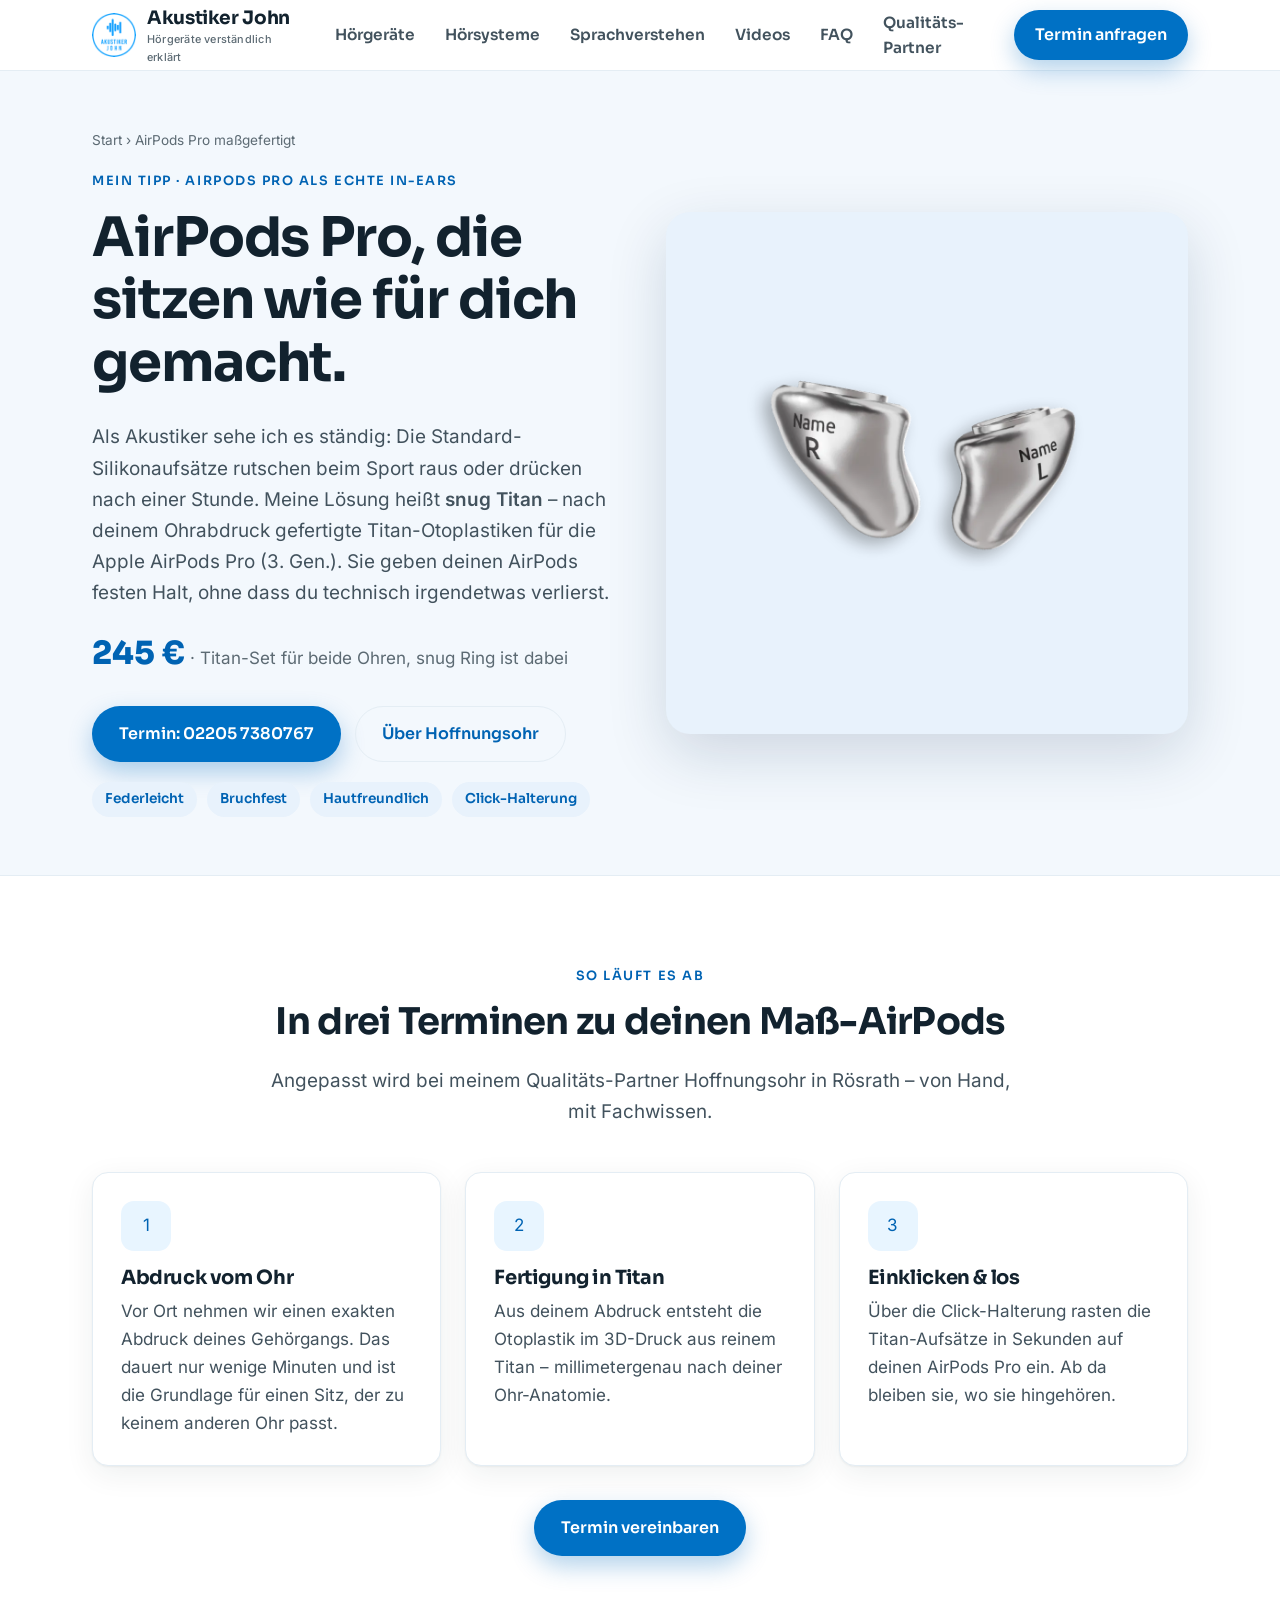
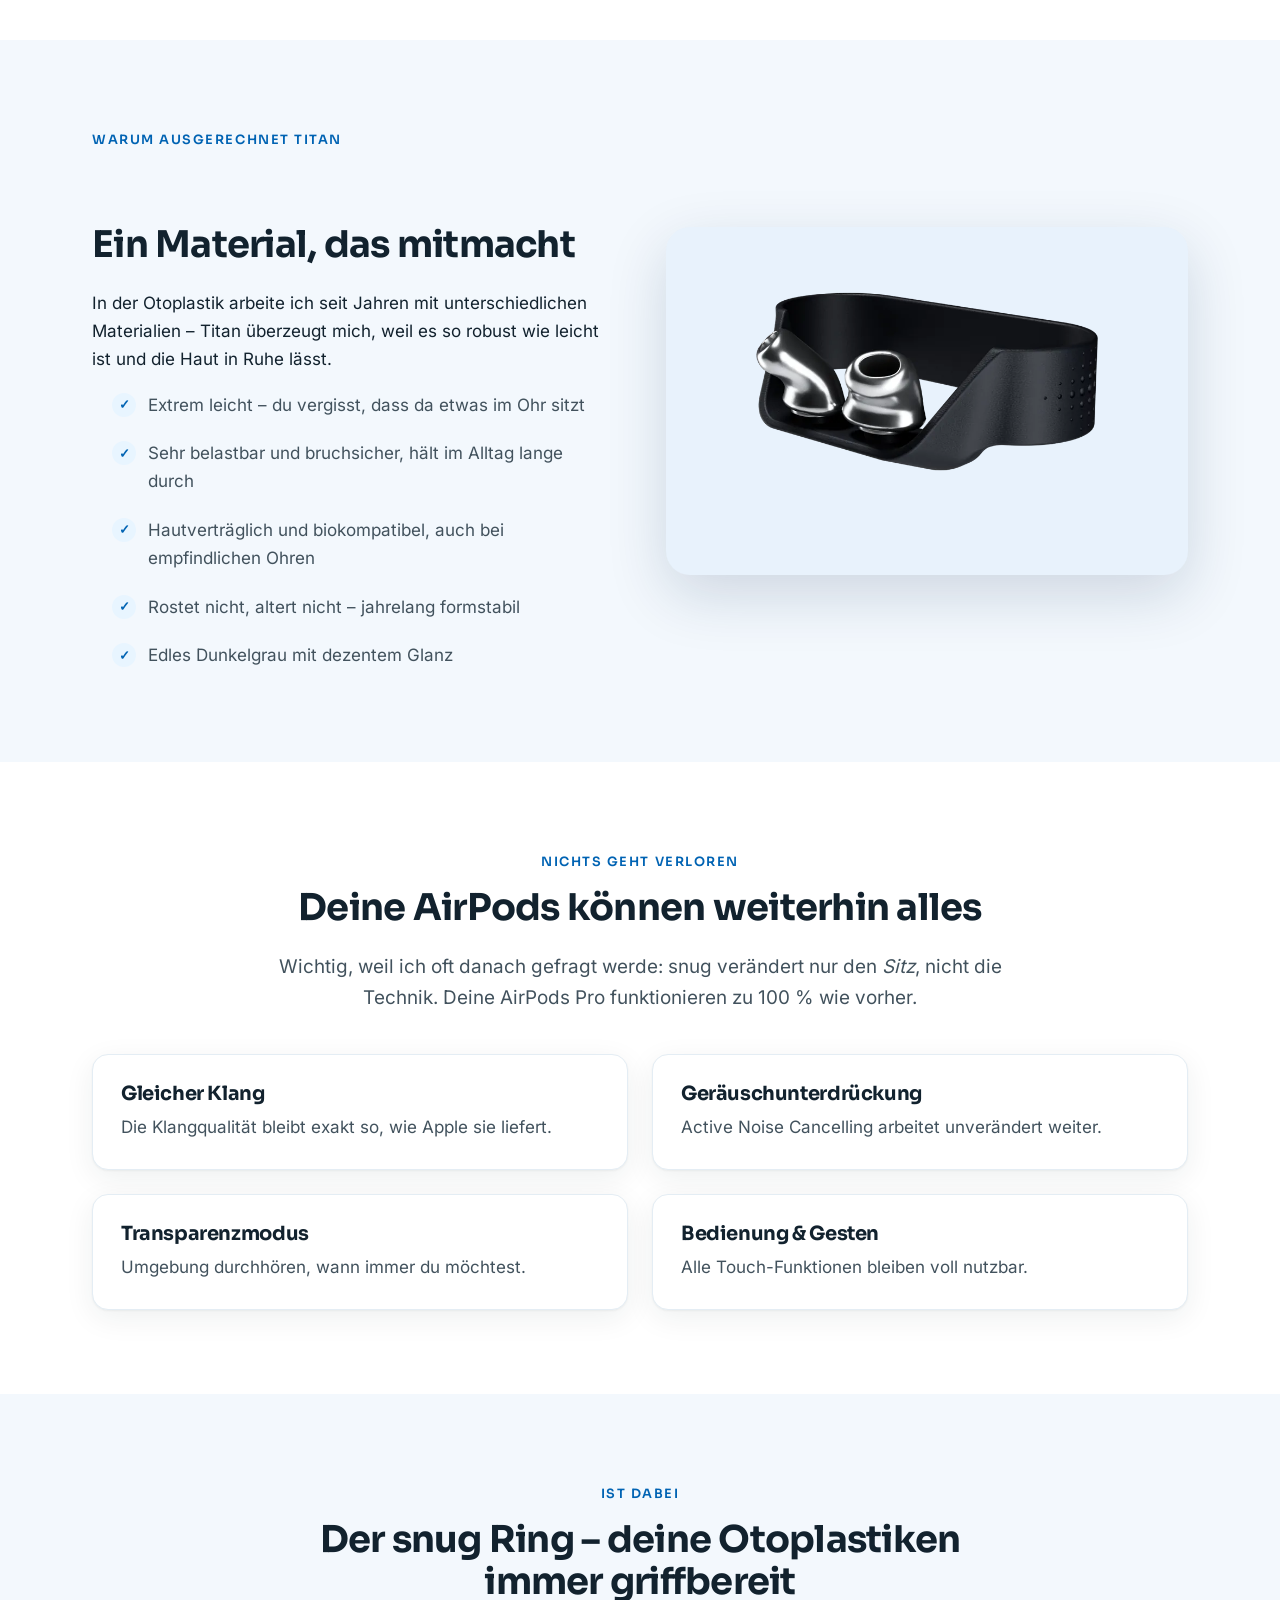
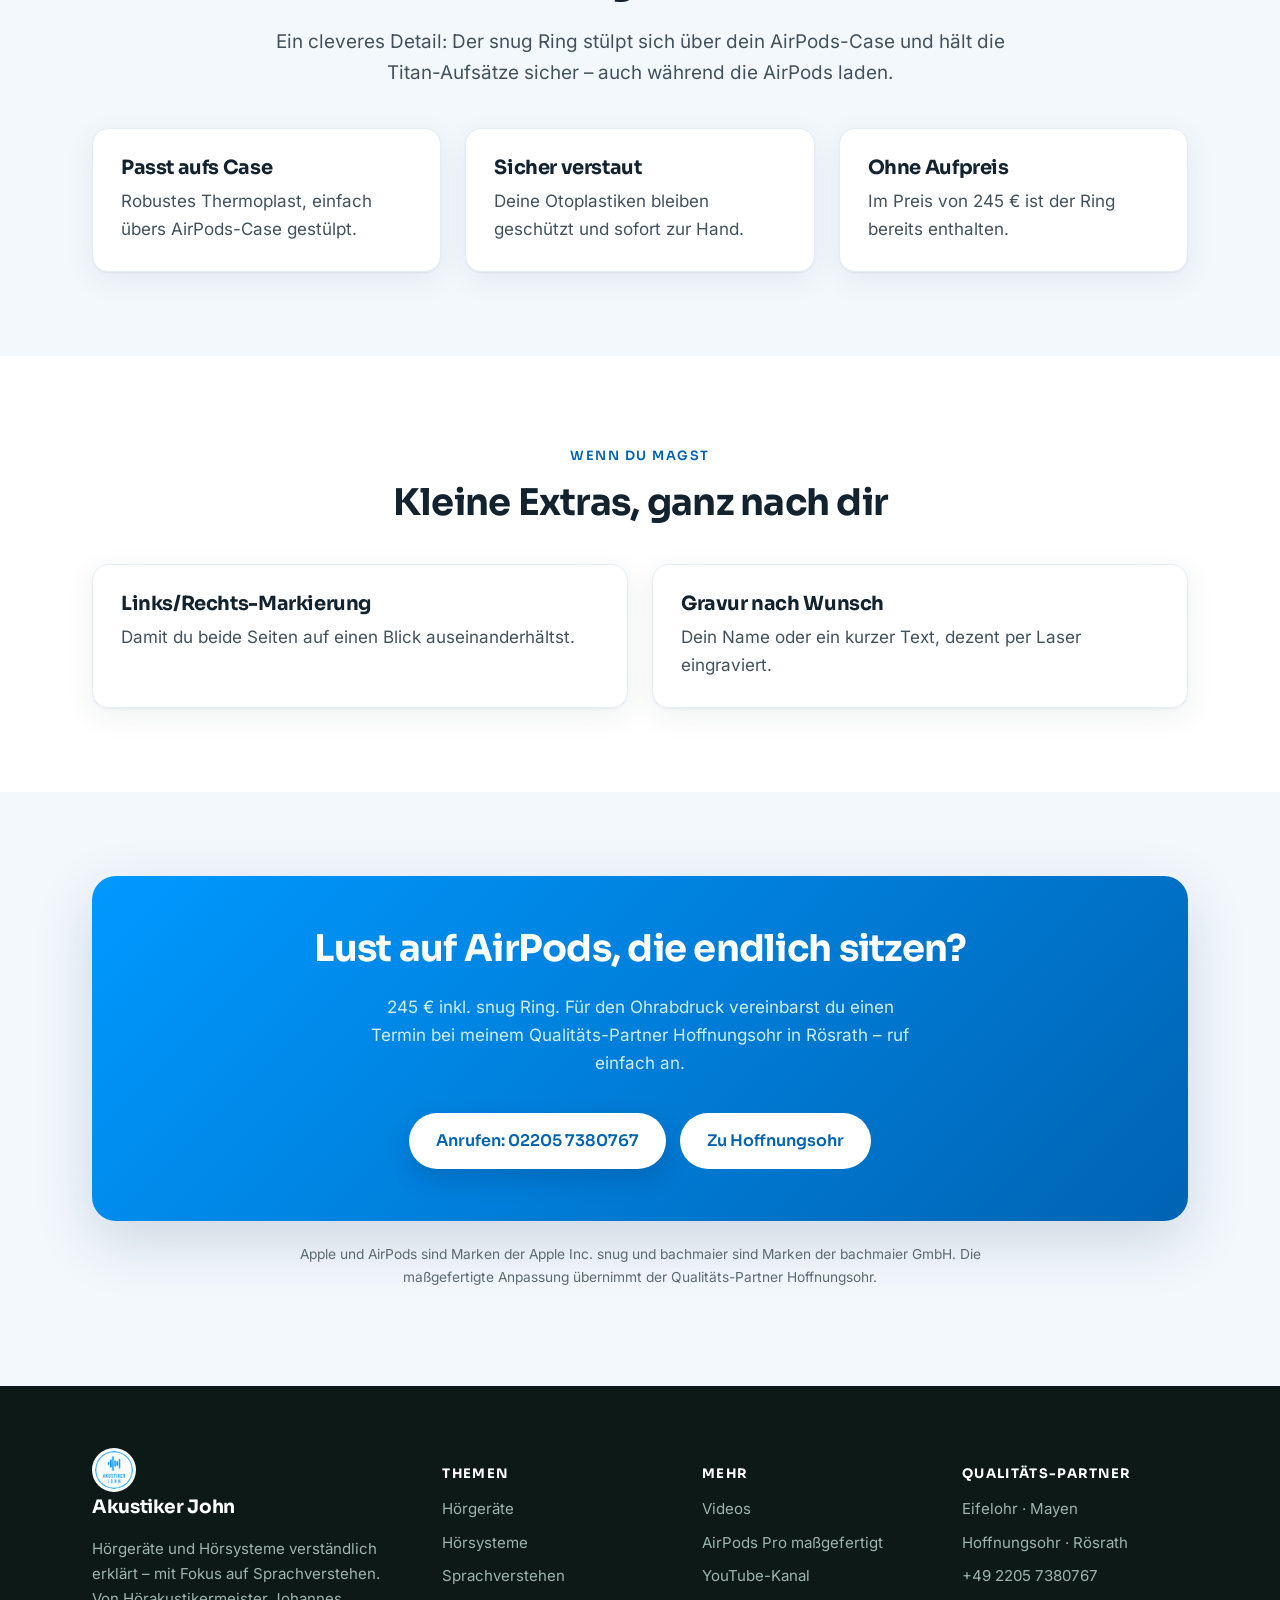
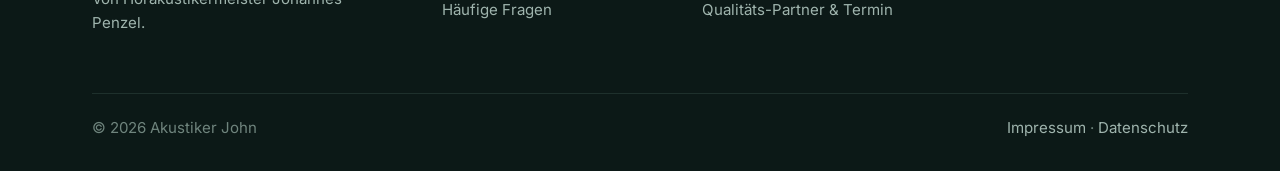
<file: snug-airpods-pro.html>
<!DOCTYPE html>
<html lang="de">
<head>
<meta charset="utf-8">
<meta name="viewport" content="width=device-width, initial-scale=1">
<title>AirPods Pro maßgefertigt – snug Titan Otoplastik | Akustiker John</title>
<meta name="description" content="Rutschen deine AirPods Pro raus oder drücken? Als Akustiker zeige ich dir snug Titan: maßgefertigte, federleichte Titan-Otoplastiken für die Apple AirPods Pro (3. Gen.) – bombenfester Sitz, ANC und alle Apple-Funktionen bleiben. 245 €, angepasst bei meinem Qualitäts-Partner Hoffnungsohr.">
<link rel="canonical" href="https://akustiker-john.de/snug-airpods-pro">
<meta name="robots" content="index, follow, max-image-preview:large">
<meta property="og:type" content="product">
<meta property="og:title" content="AirPods Pro maßgefertigt – snug Titan | Akustiker John">
<meta property="og:description" content="Mein Tipp gegen rausrutschende AirPods Pro: maßgefertigte Titan-Otoplastiken nach Ohrabdruck. Fester Sitz, alle Apple-Funktionen bleiben. 245 €.">
<meta property="og:url" content="https://akustiker-john.de/snug-airpods-pro">
<meta property="og:image" content="https://akustiker-john.de/images/snug-titan.png">
<link rel="icon" href="/favicon.ico" sizes="any">
<link rel="apple-touch-icon" href="/images/apple-touch-icon.png">
<link rel="preload" href="/fonts/sora-700-latin.woff2" as="font" type="font/woff2" crossorigin>
<link rel="preload" href="/fonts/inter-400-latin.woff2" as="font" type="font/woff2" crossorigin>
<link rel="preload" href="/fonts/inter-600-latin.woff2" as="font" type="font/woff2" crossorigin>
<link rel="stylesheet" href="/styles.css">
<script type="application/ld+json">
{
  "@context": "https://schema.org",
  "@type": "Product",
  "name": "snug Titan für Apple AirPods Pro (3. Gen.)",
  "description": "Nach Ohrabdruck maßgefertigte Titan-Otoplastiken für die Apple AirPods Pro (3. Generation). Sie geben den AirPods festen, druckfreien Halt im Ohr – Klang, Active Noise Cancelling und alle Apple-Funktionen bleiben unverändert. Inklusive snug Ring fürs Case. Anpassung durch Akustiker John bzw. Qualitäts-Partner Hoffnungsohr.",
  "image": "https://akustiker-john.de/images/snug-titan.png",
  "category": "Otoplastik / In-Ear-Zubehör",
  "brand": {"@type": "Brand", "name": "snug (bachmaier GmbH)"},
  "isAccessoryOrSparePartFor": {"@type": "Product", "name": "Apple AirPods Pro (3. Generation)"},
  "offers": {
    "@type": "Offer",
    "price": "245",
    "priceCurrency": "EUR",
    "availability": "https://schema.org/InStock",
    "url": "https://akustiker-john.de/snug-airpods-pro",
    "seller": {"@type": "Organization", "name": "Hoffnungsohr", "telephone": "+49 2205 7380767"}
  }
}
</script>
</head>
<body>
<a class="skip-link" href="#main">Zum Inhalt springen</a>
<header class="site-header">
  <div class="container header-inner">
    <a class="brand" href="/"><img class="brand-logo" src="/images/logo.png" alt="Akustiker John" width="42" height="42"><span>Akustiker&nbsp;John<small>Hörgeräte verständlich erklärt</small></span></a>
    <button class="nav-toggle" aria-label="Menü" aria-expanded="false"><span></span></button>
    <nav class="nav" aria-label="Hauptnavigation">
      <a class="navlink" href="/hoergeraete">Hörgeräte</a>
      <a class="navlink" href="/hoersysteme">Hörsysteme</a>
      <a class="navlink" href="/sprachverstehen">Sprachverstehen</a>
      <a class="navlink" href="/videos">Videos</a>
      <a class="navlink" href="/haeufige-fragen">FAQ</a>
      <a class="navlink" href="/standorte">Qualitäts-Partner</a>
      <a class="btn btn-primary" href="/standorte#termin">Termin anfragen</a>
    </nav>
  </div>
</header>

<main id="main">
<section class="page-hero">
  <div class="container split" style="align-items:center">
    <div>
      <div class="breadcrumb"><a href="/">Start</a> › AirPods Pro maßgefertigt</div>
      <span class="eyebrow">Mein Tipp · AirPods Pro als echte In-Ears</span>
      <h1>AirPods&nbsp;Pro, die sitzen wie für dich gemacht.</h1>
      <p class="lead">Als Akustiker sehe ich es ständig: Die Standard-Silikonaufsätze rutschen beim Sport raus oder drücken nach einer Stunde. Meine Lösung heißt <strong>snug Titan</strong> – nach deinem Ohrabdruck gefertigte Titan-Otoplastiken für die Apple AirPods&nbsp;Pro (3.&nbsp;Gen.). Sie geben deinen AirPods festen Halt, ohne dass du technisch irgendetwas verlierst.</p>
      <p style="margin:0 0 6px"><span style="font-family:var(--font-head);font-weight:800;font-size:2rem;color:var(--primary-700)">245&nbsp;€</span> <span style="color:var(--muted)">· Titan-Set für beide Ohren, snug&nbsp;Ring ist dabei</span></p>
      <div class="hero-cta">
        <a class="btn btn-primary" href="tel:+4922057380767">Termin: 02205 7380767</a>
        <a class="btn btn-ghost" href="https://hoffnungsohr.de/" target="_blank" rel="noopener">Über Hoffnungsohr</a>
      </div>
      <div class="tag-row">
        <span class="tag">Federleicht</span><span class="tag">Bruchfest</span><span class="tag">Hautfreundlich</span><span class="tag">Click-Halterung</span>
      </div>
    </div>
    <div><img class="split-photo" src="/images/snug-titan.webp" alt="snug Titan Otoplastik für Apple AirPods Pro" width="700" height="700" style="aspect-ratio:1/1;object-fit:contain;background:var(--bg-tint);padding:6%"></div>
  </div>
</section>

<section class="section">
  <div class="container">
    <div class="center narrow" style="margin-inline:auto">
      <span class="eyebrow">So läuft es ab</span>
      <h2>In drei Terminen zu deinen Maß-AirPods</h2>
      <p class="lead">Angepasst wird bei meinem Qualitäts-Partner Hoffnungsohr in Rösrath – von Hand, mit Fachwissen.</p>
    </div>
    <div class="grid grid-3" style="margin-top:44px">
      <div class="card reveal"><div class="ico">1</div><h3>Abdruck vom Ohr</h3><p>Vor Ort nehmen wir einen exakten Abdruck deines Gehörgangs. Das dauert nur wenige Minuten und ist die Grundlage für einen Sitz, der zu keinem anderen Ohr passt.</p></div>
      <div class="card reveal"><div class="ico">2</div><h3>Fertigung in Titan</h3><p>Aus deinem Abdruck entsteht die Otoplastik im 3D-Druck aus reinem Titan – millimetergenau nach deiner Ohr-Anatomie.</p></div>
      <div class="card reveal"><div class="ico">3</div><h3>Einklicken &amp; los</h3><p>Über die Click-Halterung rasten die Titan-Aufsätze in Sekunden auf deinen AirPods&nbsp;Pro ein. Ab da bleiben sie, wo sie hingehören.</p></div>
    </div>
    <div class="center" style="margin-top:34px"><a class="btn btn-primary" href="tel:+4922057380767">Termin vereinbaren</a></div>
  </div>
</section>

<section class="section section--tint">
  <div class="container split">
    <div class="prose">
      <span class="eyebrow">Warum ausgerechnet Titan</span>
      <h2>Ein Material, das mitmacht</h2>
      <p>In der Otoplastik arbeite ich seit Jahren mit unterschiedlichen Materialien – Titan überzeugt mich, weil es so robust wie leicht ist und die Haut in Ruhe lässt.</p>
      <ul class="checklist">
        <li>Extrem leicht – du vergisst, dass da etwas im Ohr sitzt</li>
        <li>Sehr belastbar und bruchsicher, hält im Alltag lange durch</li>
        <li>Hautverträglich und biokompatibel, auch bei empfindlichen Ohren</li>
        <li>Rostet nicht, altert nicht – jahrelang formstabil</li>
        <li>Edles Dunkelgrau mit dezentem Glanz</li>
      </ul>
    </div>
    <div><img class="split-photo" src="/images/snug-ring.webp" alt="snug Ring mit Titan-Otoplastiken für das AirPods-Case" width="700" height="466" style="aspect-ratio:3/2;object-fit:contain;background:var(--bg-tint);padding:5%"></div>
  </div>
</section>

<section class="section">
  <div class="container">
    <div class="center narrow" style="margin-inline:auto">
      <span class="eyebrow">Nichts geht verloren</span>
      <h2>Deine AirPods können weiterhin alles</h2>
      <p class="lead">Wichtig, weil ich oft danach gefragt werde: snug verändert nur den <em>Sitz</em>, nicht die Technik. Deine AirPods&nbsp;Pro funktionieren zu 100&nbsp;% wie vorher.</p>
    </div>
    <div class="grid grid-2" style="margin-top:40px">
      <div class="card reveal"><h3>Gleicher Klang</h3><p>Die Klangqualität bleibt exakt so, wie Apple sie liefert.</p></div>
      <div class="card reveal"><h3>Geräuschunterdrückung</h3><p>Active Noise Cancelling arbeitet unverändert weiter.</p></div>
      <div class="card reveal"><h3>Transparenzmodus</h3><p>Umgebung durchhören, wann immer du möchtest.</p></div>
      <div class="card reveal"><h3>Bedienung &amp; Gesten</h3><p>Alle Touch-Funktionen bleiben voll nutzbar.</p></div>
    </div>
  </div>
</section>

<section class="section section--tint">
  <div class="container">
    <div class="center narrow" style="margin-inline:auto">
      <span class="eyebrow">Ist dabei</span>
      <h2>Der snug&nbsp;Ring – deine Otoplastiken immer griffbereit</h2>
      <p class="lead">Ein cleveres Detail: Der snug&nbsp;Ring stülpt sich über dein AirPods-Case und hält die Titan-Aufsätze sicher – auch während die AirPods laden.</p>
    </div>
    <div class="grid grid-3" style="margin-top:40px">
      <div class="card reveal"><h3>Passt aufs Case</h3><p>Robustes Thermoplast, einfach übers AirPods-Case gestülpt.</p></div>
      <div class="card reveal"><h3>Sicher verstaut</h3><p>Deine Otoplastiken bleiben geschützt und sofort zur Hand.</p></div>
      <div class="card reveal"><h3>Ohne Aufpreis</h3><p>Im Preis von 245&nbsp;€ ist der Ring bereits enthalten.</p></div>
    </div>
  </div>
</section>

<section class="section">
  <div class="container">
    <div class="center narrow" style="margin-inline:auto">
      <span class="eyebrow">Wenn du magst</span>
      <h2>Kleine Extras, ganz nach dir</h2>
    </div>
    <div class="grid grid-2" style="margin-top:40px">
      <div class="card reveal"><h3>Links/Rechts-Markierung</h3><p>Damit du beide Seiten auf einen Blick auseinanderhältst.</p></div>
      <div class="card reveal"><h3>Gravur nach Wunsch</h3><p>Dein Name oder ein kurzer Text, dezent per Laser eingraviert.</p></div>
    </div>
  </div>
</section>

<section class="section section--tint">
  <div class="container">
    <div class="cta-band reveal">
      <h2>Lust auf AirPods, die endlich sitzen?</h2>
      <p>245&nbsp;€ inkl. snug&nbsp;Ring. Für den Ohrabdruck vereinbarst du einen Termin bei meinem Qualitäts-Partner Hoffnungsohr in Rösrath – ruf einfach an.</p>
      <div class="hero-cta" style="justify-content:center">
        <a class="btn btn-accent" href="tel:+4922057380767">Anrufen: 02205 7380767</a>
        <a class="btn btn-light" href="https://hoffnungsohr.de/" target="_blank" rel="noopener">Zu Hoffnungsohr</a>
      </div>
    </div>
    <p class="center" style="margin-top:22px;color:var(--muted);font-size:.86rem;max-width:720px;margin-inline:auto">Apple und AirPods sind Marken der Apple Inc. snug und bachmaier sind Marken der bachmaier GmbH. Die maßgefertigte Anpassung übernimmt der Qualitäts-Partner Hoffnungsohr.</p>
  </div>
</section>
</main>

<footer class="site-footer">
  <div class="container">
    <div class="footer-grid">
      <div class="footer-brand">
        <a class="brand" href="/"><img class="brand-logo" src="/images/logo.png" alt="Akustiker John" width="42" height="42"><span>Akustiker&nbsp;John</span></a>
        <p>Hörgeräte und Hörsysteme verständlich erklärt – mit Fokus auf Sprachverstehen. Von Hörakustikermeister Johannes Penzel.</p>
      </div>
      <div><h4>Themen</h4><a href="/hoergeraete">Hörgeräte</a><a href="/hoersysteme">Hörsysteme</a><a href="/sprachverstehen">Sprachverstehen</a><a href="/haeufige-fragen">Häufige Fragen</a></div>
      <div><h4>Mehr</h4><a href="/videos">Videos</a><a href="/snug-airpods-pro">AirPods Pro maßgefertigt</a><a href="https://www.youtube.com/@AkustikerJohn" target="_blank" rel="noopener">YouTube-Kanal</a><a href="/standorte">Qualitäts-Partner &amp; Termin</a></div>
      <div><h4>Qualitäts-Partner</h4><a href="https://eifelohr.de/" target="_blank" rel="noopener">Eifelohr · Mayen</a><a href="https://hoffnungsohr.de/" target="_blank" rel="noopener">Hoffnungsohr · Rösrath</a><a href="tel:+4922057380767">+49 2205 7380767</a></div>
    </div>
    <div class="footer-bottom"><span>© 2026 Akustiker John</span><span><a href="/impressum">Impressum</a> · <a href="/datenschutz">Datenschutz</a></span></div>
  </div>
</footer>
<script src="/effects.js" defer></script>
</body>
</html>
</file>
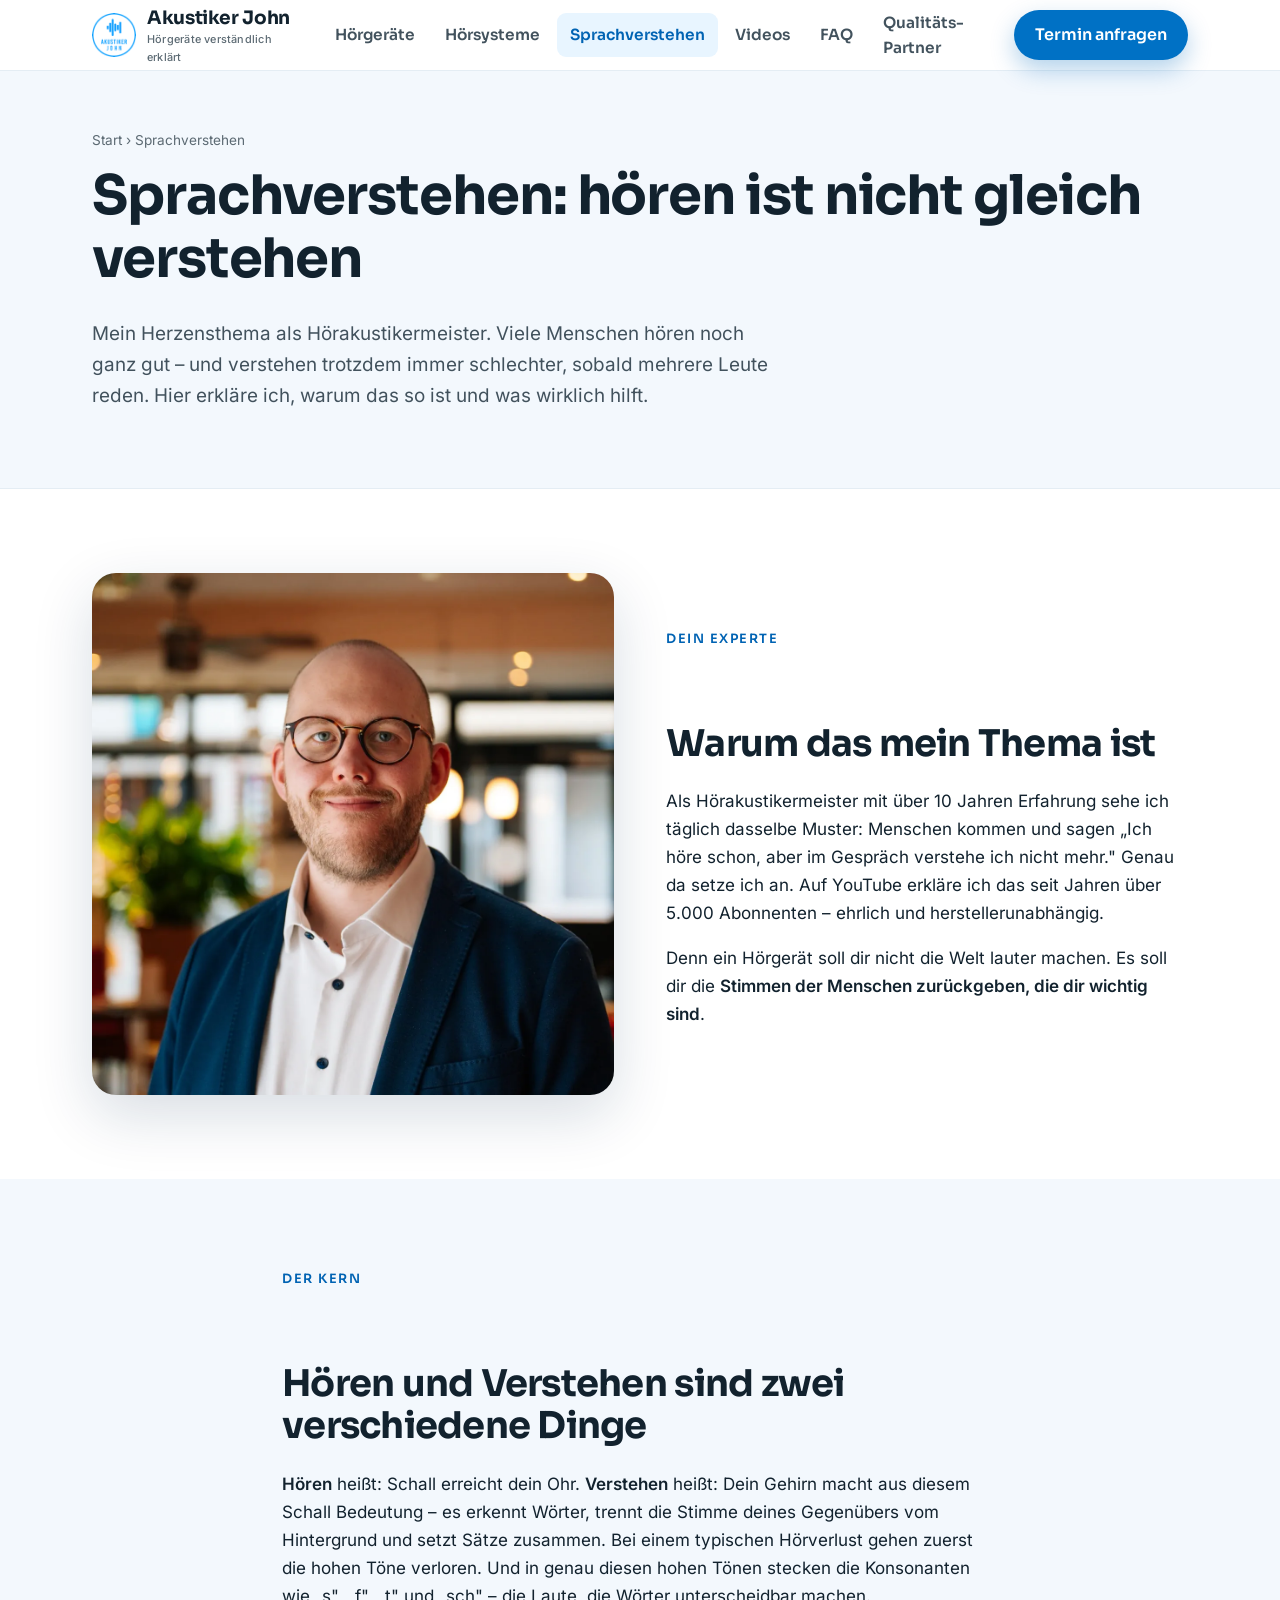
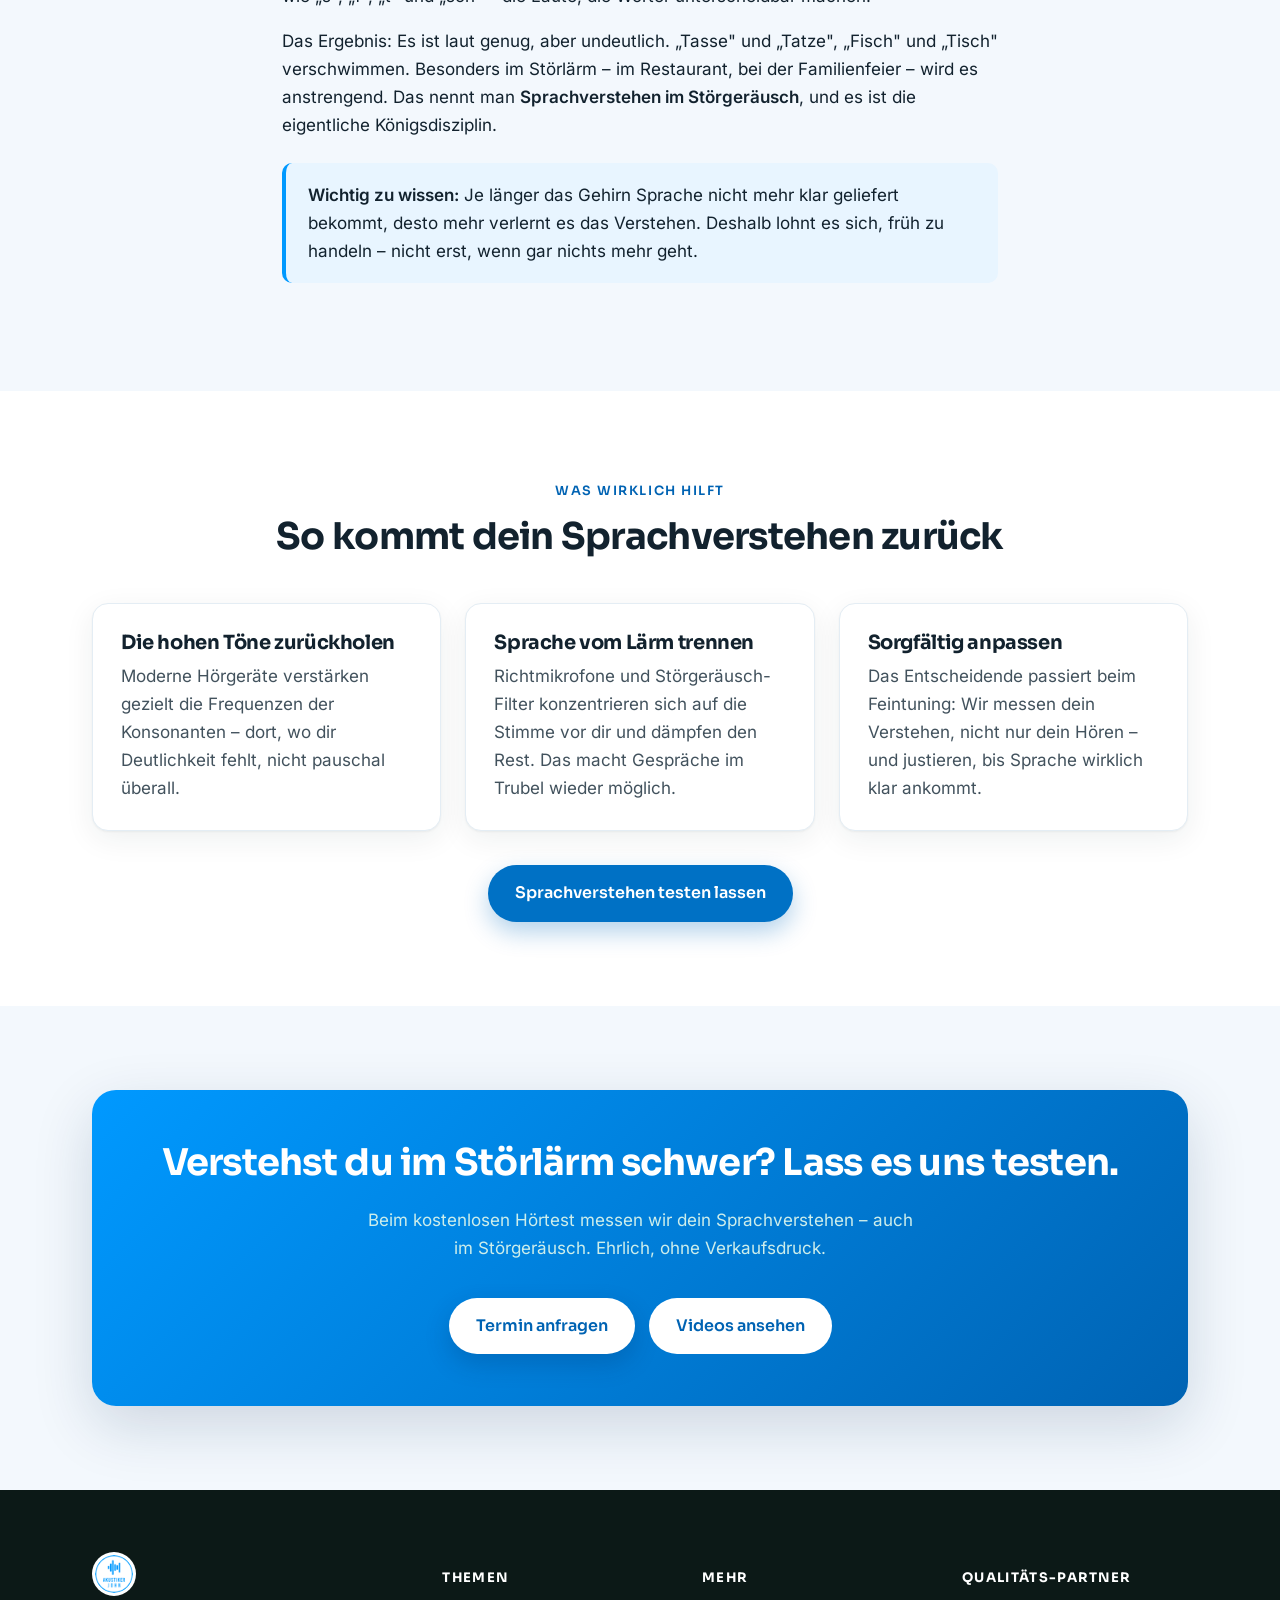
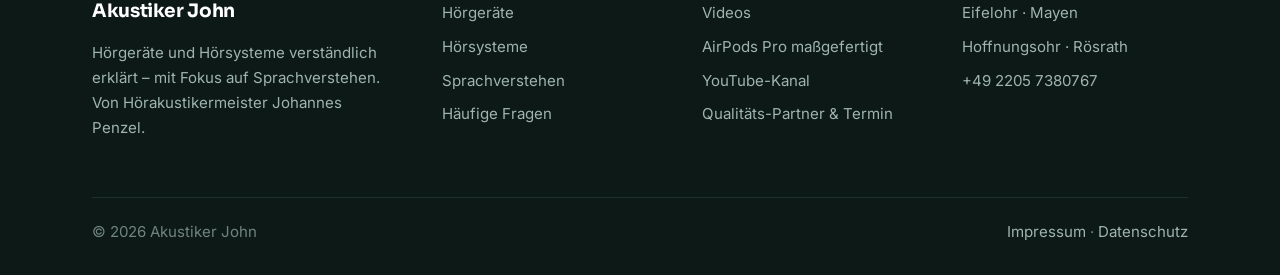
<file: sprachverstehen.html>
<!DOCTYPE html>
<html lang="de">
<head>
<meta charset="utf-8">
<meta name="viewport" content="width=device-width, initial-scale=1">
<title>Sprachverstehen mit Hörgeräten – der Experte John erklärt es | Akustiker John</title>
<meta name="description" content="Hören und Verstehen sind nicht dasselbe. Hörakustikermeister John erklärt, warum Sprachverstehen im Störlärm die eigentliche Herausforderung ist – und wie moderne Hörgeräte und richtige Anpassung wieder klares Verstehen ermöglichen.">
<link rel="canonical" href="https://akustiker-john.de/sprachverstehen">
<meta name="robots" content="index, follow, max-image-preview:large">
<meta property="og:type" content="profile">
<meta property="og:title" content="Sprachverstehen mit Hörgeräten – Experte Akustiker John">
<meta property="og:description" content="Warum Sprachverstehen im Störlärm die Königsdisziplin ist – erklärt von Hörakustikermeister John.">
<meta property="og:url" content="https://akustiker-john.de/sprachverstehen">
<meta property="og:image" content="https://akustiker-john.de/images/john-portrait.jpg">
<link rel="icon" href="/favicon.ico" sizes="any">
<link rel="apple-touch-icon" href="/images/apple-touch-icon.png">
<link rel="preload" href="/fonts/sora-700-latin.woff2" as="font" type="font/woff2" crossorigin>
<link rel="preload" href="/fonts/inter-400-latin.woff2" as="font" type="font/woff2" crossorigin>
<link rel="preload" href="/fonts/inter-600-latin.woff2" as="font" type="font/woff2" crossorigin>
<link rel="stylesheet" href="/styles.css">
<script type="application/ld+json">
{
  "@context": "https://schema.org",
  "@type": "Person",
  "@id": "https://akustiker-john.de/#john",
  "name": "Johannes Penzel",
  "alternateName": "Akustiker John",
  "jobTitle": "Hörakustikermeister",
  "description": "Hörakustikermeister und Experte für Sprachverstehen. Erklärt auf YouTube und in zwei Fachgeschäften, wie moderne Hörgeräte das Verstehen verbessern.",
  "image": "https://akustiker-john.de/images/john-portrait.jpg",
  "url": "https://akustiker-john.de/sprachverstehen",
  "knowsAbout": ["Sprachverstehen","Hörgeräte","Hörsysteme","Hörakustik","Audiologie","Sprachverstehen im Störlärm"],
  "sameAs": ["https://www.youtube.com/@AkustikerJohn"],
  "worksFor": {"@type":"Organization","name":"Akustiker John"}
}
</script>
</head>
<body>
<a class="skip-link" href="#main">Zum Inhalt springen</a>
<header class="site-header">
  <div class="container header-inner">
    <a class="brand" href="/"><img class="brand-logo" src="/images/logo.png" alt="Akustiker John" width="42" height="42"><span>Akustiker&nbsp;John<small>Hörgeräte verständlich erklärt</small></span></a>
    <button class="nav-toggle" aria-label="Menü" aria-expanded="false"><span></span></button>
    <nav class="nav" aria-label="Hauptnavigation">
      <a class="navlink" href="/hoergeraete">Hörgeräte</a>
      <a class="navlink" href="/hoersysteme">Hörsysteme</a>
      <a class="navlink" href="/sprachverstehen">Sprachverstehen</a>
      <a class="navlink" href="/videos">Videos</a>
      <a class="navlink" href="/haeufige-fragen">FAQ</a>
      <a class="navlink" href="/standorte">Qualitäts-Partner</a>
      <a class="btn btn-primary" href="/standorte#termin">Termin anfragen</a>
    </nav>
  </div>
</header>

<main id="main">
<section class="page-hero">
  <div class="container">
    <div class="breadcrumb"><a href="/">Start</a> › Sprachverstehen</div>
    <h1>Sprachverstehen: hören ist nicht gleich verstehen</h1>
    <p class="lead">Mein Herzensthema als Hörakustikermeister. Viele Menschen hören noch ganz gut – und verstehen trotzdem immer schlechter, sobald mehrere Leute reden. Hier erkläre ich, warum das so ist und was wirklich hilft.</p>
  </div>
</section>

<section class="section">
  <div class="container split">
    <div>
      <img class="split-photo" src="/images/john-portrait.webp" alt="Hörakustikermeister John, Experte für Sprachverstehen" width="700" height="700">
    </div>
    <div class="prose">
      <span class="eyebrow">Dein Experte</span>
      <h2>Warum das mein Thema ist</h2>
      <p>Als Hörakustikermeister mit über 10 Jahren Erfahrung sehe ich täglich dasselbe Muster: Menschen kommen und sagen „Ich höre schon, aber im Gespräch verstehe ich nicht mehr." Genau da setze ich an. Auf YouTube erkläre ich das seit Jahren über 5.000 Abonnenten – ehrlich und herstellerunabhängig.</p>
      <p>Denn ein Hörgerät soll dir nicht die Welt lauter machen. Es soll dir die <strong>Stimmen der Menschen zurückgeben, die dir wichtig sind</strong>.</p>
    </div>
  </div>
</section>

<section class="section section--tint">
  <div class="container prose" style="margin-inline:auto">
    <span class="eyebrow">Der Kern</span>
    <h2>Hören und Verstehen sind zwei verschiedene Dinge</h2>
    <p><strong>Hören</strong> heißt: Schall erreicht dein Ohr. <strong>Verstehen</strong> heißt: Dein Gehirn macht aus diesem Schall Bedeutung – es erkennt Wörter, trennt die Stimme deines Gegenübers vom Hintergrund und setzt Sätze zusammen. Bei einem typischen Hörverlust gehen zuerst die hohen Töne verloren. Und in genau diesen hohen Tönen stecken die Konsonanten wie „s", „f", „t" und „sch" – die Laute, die Wörter unterscheidbar machen.</p>
    <p>Das Ergebnis: Es ist laut genug, aber undeutlich. „Tasse" und „Tatze", „Fisch" und „Tisch" verschwimmen. Besonders im Störlärm – im Restaurant, bei der Familienfeier – wird es anstrengend. Das nennt man <strong>Sprachverstehen im Störgeräusch</strong>, und es ist die eigentliche Königsdisziplin.</p>
    <div class="callout"><p><strong>Wichtig zu wissen:</strong> Je länger das Gehirn Sprache nicht mehr klar geliefert bekommt, desto mehr verlernt es das Verstehen. Deshalb lohnt es sich, früh zu handeln – nicht erst, wenn gar nichts mehr geht.</p></div>
  </div>
</section>

<section class="section">
  <div class="container">
    <div class="center narrow" style="margin-inline:auto">
      <span class="eyebrow">Was wirklich hilft</span>
      <h2>So kommt dein Sprachverstehen zurück</h2>
    </div>
    <div class="grid grid-3" style="margin-top:44px">
      <div class="card reveal"><h3>Die hohen Töne zurückholen</h3><p>Moderne Hörgeräte verstärken gezielt die Frequenzen der Konsonanten – dort, wo dir Deutlichkeit fehlt, nicht pauschal überall.</p></div>
      <div class="card reveal"><h3>Sprache vom Lärm trennen</h3><p>Richtmikrofone und Störgeräusch-Filter konzentrieren sich auf die Stimme vor dir und dämpfen den Rest. Das macht Gespräche im Trubel wieder möglich.</p></div>
      <div class="card reveal"><h3>Sorgfältig anpassen</h3><p>Das Entscheidende passiert beim Feintuning: Wir messen dein Verstehen, nicht nur dein Hören – und justieren, bis Sprache wirklich klar ankommt.</p></div>
    </div>
    <div class="center" style="margin-top:34px"><a class="btn btn-primary" href="/standorte#termin">Sprachverstehen testen lassen</a></div>
  </div>
</section>

<section class="section section--tint">
  <div class="container">
    <div class="cta-band reveal">
      <h2>Verstehst du im Störlärm schwer? Lass es uns testen.</h2>
      <p>Beim kostenlosen Hörtest messen wir dein Sprachverstehen – auch im Störgeräusch. Ehrlich, ohne Verkaufsdruck.</p>
      <div class="hero-cta" style="justify-content:center"><a class="btn btn-accent" href="/standorte#termin">Termin anfragen</a><a class="btn btn-light" href="/videos">Videos ansehen</a></div>
    </div>
  </div>
</section>
</main>

<footer class="site-footer">
  <div class="container">
    <div class="footer-grid">
      <div class="footer-brand">
        <a class="brand" href="/"><img class="brand-logo" src="/images/logo.png" alt="Akustiker John" width="42" height="42"><span>Akustiker&nbsp;John</span></a>
        <p>Hörgeräte und Hörsysteme verständlich erklärt – mit Fokus auf Sprachverstehen. Von Hörakustikermeister Johannes Penzel.</p>
      </div>
      <div><h4>Themen</h4><a href="/hoergeraete">Hörgeräte</a><a href="/hoersysteme">Hörsysteme</a><a href="/sprachverstehen">Sprachverstehen</a><a href="/haeufige-fragen">Häufige Fragen</a></div>
      <div><h4>Mehr</h4><a href="/videos">Videos</a><a href="/snug-airpods-pro">AirPods Pro maßgefertigt</a><a href="https://www.youtube.com/@AkustikerJohn" target="_blank" rel="noopener">YouTube-Kanal</a><a href="/standorte">Qualitäts-Partner &amp; Termin</a></div>
      <div><h4>Qualitäts-Partner</h4><a href="https://eifelohr.de/" target="_blank" rel="noopener">Eifelohr · Mayen</a><a href="https://hoffnungsohr.de/" target="_blank" rel="noopener">Hoffnungsohr · Rösrath</a><a href="tel:+4922057380767">+49 2205 7380767</a></div>
    </div>
    <div class="footer-bottom"><span>© 2026 Akustiker John</span><span><a href="/impressum">Impressum</a> · <a href="/datenschutz">Datenschutz</a></span></div>
  </div>
</footer>
<script src="/effects.js" defer></script>
</body>
</html>
</file>
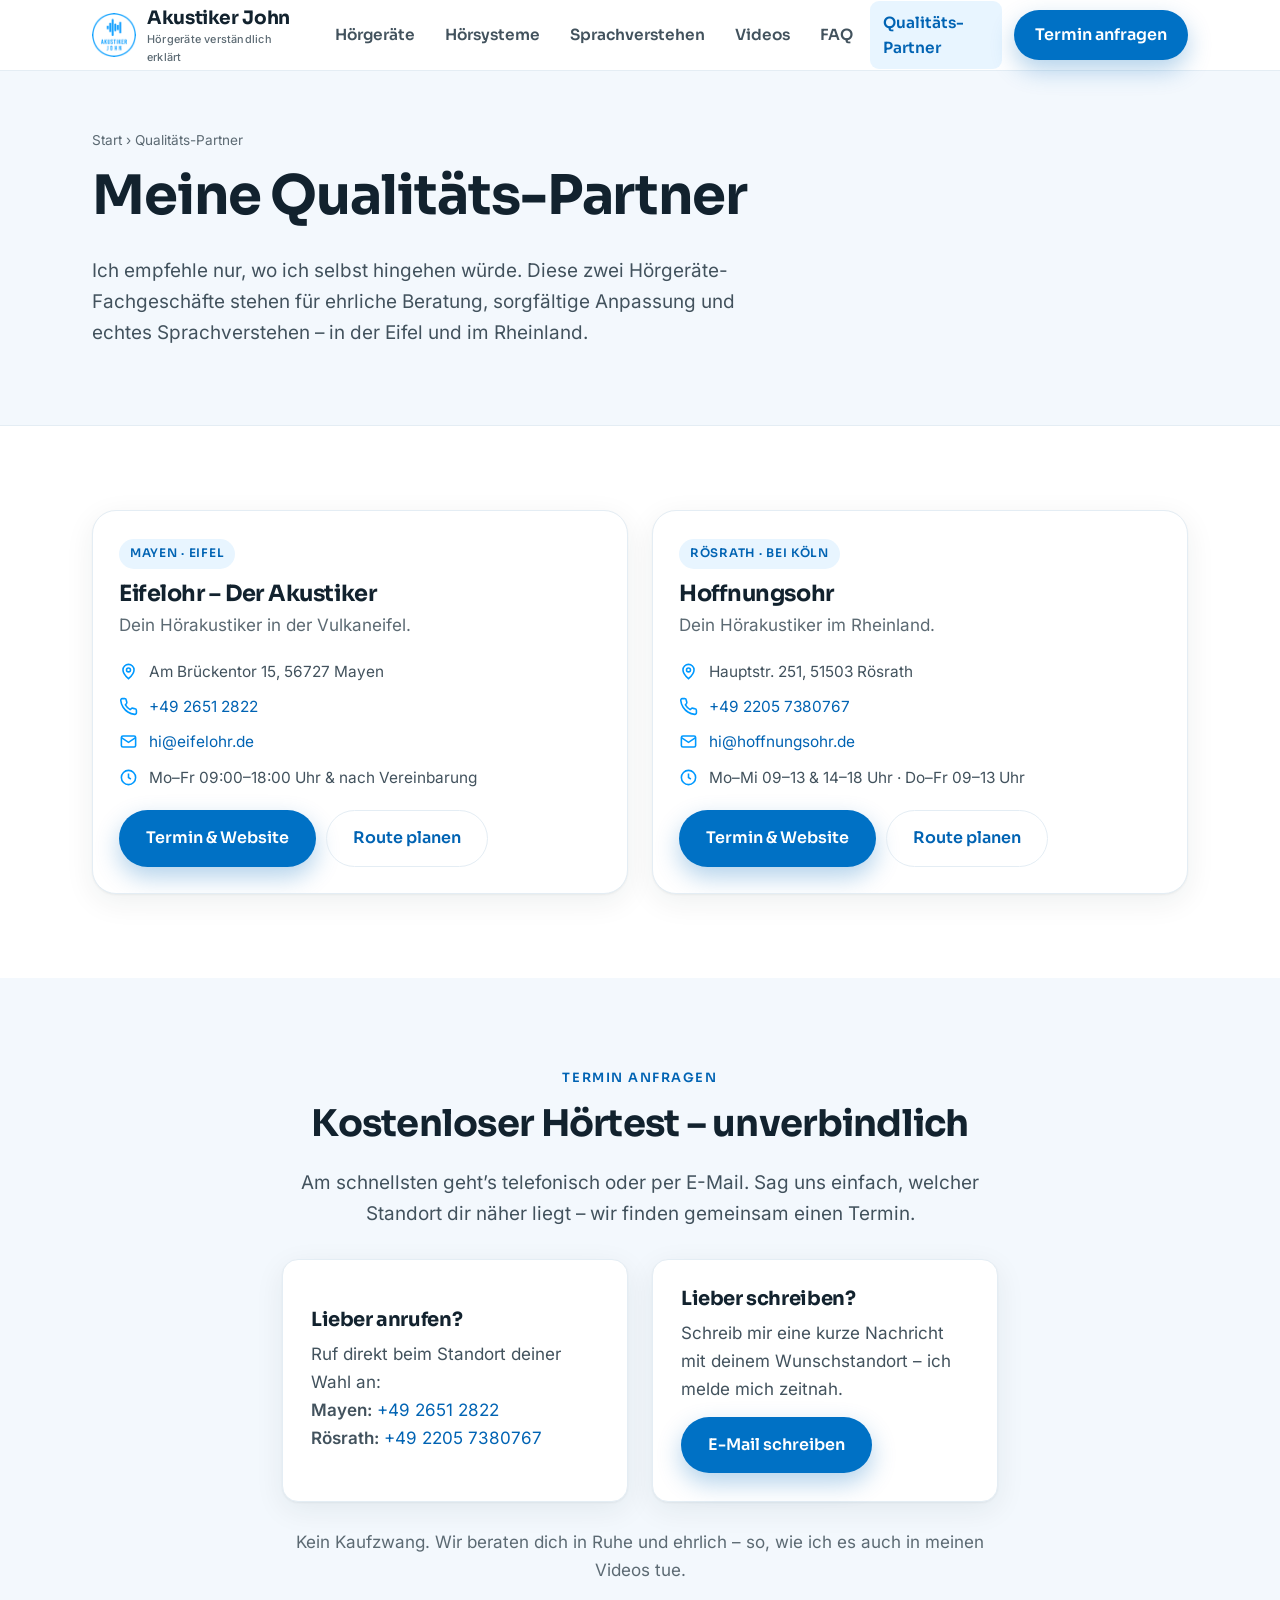
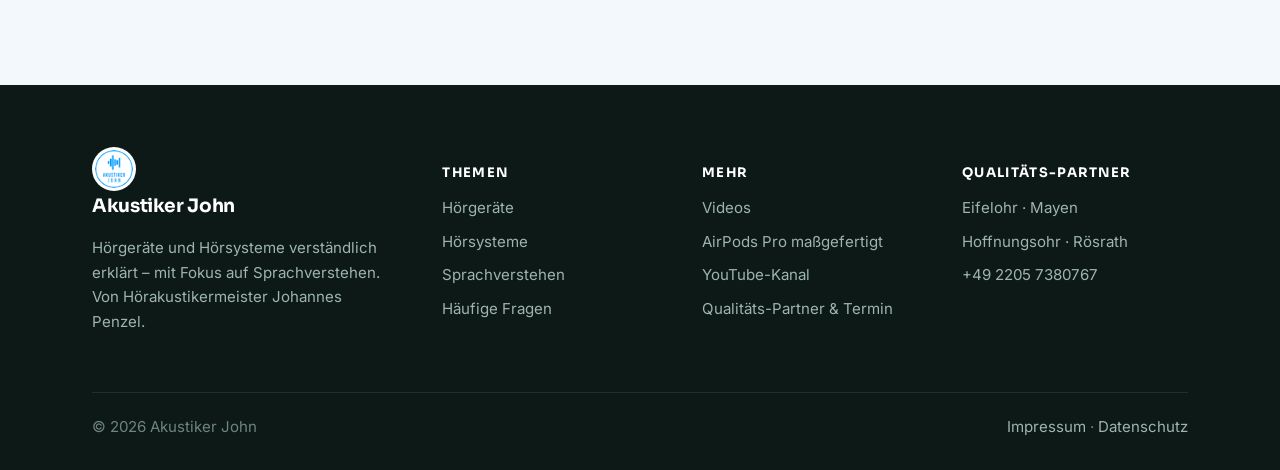
<file: standorte.html>
<!DOCTYPE html>
<html lang="de">
<head>
<meta charset="utf-8">
<meta name="viewport" content="width=device-width, initial-scale=1">
<title>Qualitäts-Partner &amp; Termin – Hörgeräte in Mayen &amp; Rösrath | Akustiker John</title>
<meta name="description" content="Meine Qualitäts-Partner für Hörgeräte: Eifelohr in Mayen (Eifel) und Hoffnungsohr in Rösrath bei Köln. Adressen, Öffnungszeiten und kostenlose Hörtest-Termine – persönlich und herstellerunabhängig.">
<link rel="canonical" href="https://akustiker-john.de/standorte">
<meta name="robots" content="index, follow, max-image-preview:large">
<meta property="og:type" content="website">
<meta property="og:title" content="Qualitäts-Partner & Termin – Akustiker John">
<meta property="og:description" content="Hörgeräte in Mayen & Rösrath: Adressen, Öffnungszeiten und kostenlose Termine bei meinen Qualitäts-Partnern.">
<meta property="og:url" content="https://akustiker-john.de/standorte">
<meta property="og:image" content="https://akustiker-john.de/images/store.jpg">
<link rel="icon" href="/favicon.ico" sizes="any">
<link rel="apple-touch-icon" href="/images/apple-touch-icon.png">
<link rel="preload" href="/fonts/sora-700-latin.woff2" as="font" type="font/woff2" crossorigin>
<link rel="preload" href="/fonts/inter-400-latin.woff2" as="font" type="font/woff2" crossorigin>
<link rel="preload" href="/fonts/inter-600-latin.woff2" as="font" type="font/woff2" crossorigin>
<link rel="stylesheet" href="/styles.css">
<script type="application/ld+json">
{
  "@context": "https://schema.org",
  "@graph": [
    {"@type":"HearingAidStore","name":"Eifelohr – Der Akustiker","image":"https://akustiker-john.de/images/eifelohr-store.jpg","url":"https://eifelohr.de/","telephone":"+49 2651 2822","email":"hi@eifelohr.de","priceRange":"€€","address":{"@type":"PostalAddress","streetAddress":"Am Brückentor 15","postalCode":"56727","addressLocality":"Mayen","addressCountry":"DE"},"openingHoursSpecification":[{"@type":"OpeningHoursSpecification","dayOfWeek":["Monday","Tuesday","Wednesday","Thursday","Friday"],"opens":"09:00","closes":"18:00"}]},
    {"@type":"HearingAidStore","name":"Hoffnungsohr","image":"https://akustiker-john.de/images/hoffnungsohr-store.jpg","url":"https://hoffnungsohr.de/","telephone":"+49 2205 7380767","email":"hi@hoffnungsohr.de","priceRange":"€€","address":{"@type":"PostalAddress","streetAddress":"Hauptstr. 251","postalCode":"51503","addressLocality":"Rösrath","addressCountry":"DE"},"openingHoursSpecification":[{"@type":"OpeningHoursSpecification","dayOfWeek":["Monday","Tuesday","Wednesday"],"opens":"09:00","closes":"13:00"},{"@type":"OpeningHoursSpecification","dayOfWeek":["Monday","Tuesday","Wednesday"],"opens":"14:00","closes":"18:00"},{"@type":"OpeningHoursSpecification","dayOfWeek":["Thursday","Friday"],"opens":"09:00","closes":"13:00"}]}
  ]
}
</script>
</head>
<body>
<a class="skip-link" href="#main">Zum Inhalt springen</a>
<header class="site-header">
  <div class="container header-inner">
    <a class="brand" href="/"><img class="brand-logo" src="/images/logo.png" alt="Akustiker John" width="42" height="42"><span>Akustiker&nbsp;John<small>Hörgeräte verständlich erklärt</small></span></a>
    <button class="nav-toggle" aria-label="Menü" aria-expanded="false"><span></span></button>
    <nav class="nav" aria-label="Hauptnavigation">
      <a class="navlink" href="/hoergeraete">Hörgeräte</a>
      <a class="navlink" href="/hoersysteme">Hörsysteme</a>
      <a class="navlink" href="/sprachverstehen">Sprachverstehen</a>
      <a class="navlink" href="/videos">Videos</a>
      <a class="navlink" href="/haeufige-fragen">FAQ</a>
      <a class="navlink" href="/standorte">Qualitäts-Partner</a>
      <a class="btn btn-primary" href="/standorte#termin">Termin anfragen</a>
    </nav>
  </div>
</header>

<main id="main">
<section class="page-hero">
  <div class="container">
    <div class="breadcrumb"><a href="/">Start</a> › Qualitäts-Partner</div>
    <h1>Meine Qualitäts-Partner</h1>
    <p class="lead">Ich empfehle nur, wo ich selbst hingehen würde. Diese zwei Hörgeräte-Fachgeschäfte stehen für ehrliche Beratung, sorgfältige Anpassung und echtes Sprachverstehen – in der Eifel und im Rheinland.</p>
  </div>
</section>

<section class="section">
  <div class="container">
    <div class="grid grid-2">
      <div class="shop-card reveal">
        <div class="shop-top">
          <span class="shop-badge">Mayen · Eifel</span>
          <h3>Eifelohr – Der Akustiker</h3>
          <p class="mb-0" style="color:var(--muted)">Dein Hörakustiker in der Vulkaneifel.</p>
        </div>
        <ul class="shop-info">
          <li><svg viewBox="0 0 24 24" fill="none" stroke="currentColor" stroke-width="2"><path d="M12 21s-7-6-7-11a7 7 0 0 1 14 0c0 5-7 11-7 11z"/><circle cx="12" cy="10" r="2.5"/></svg> Am Brückentor 15, 56727 Mayen</li>
          <li><svg viewBox="0 0 24 24" fill="none" stroke="currentColor" stroke-width="2"><path d="M22 16.9v3a2 2 0 0 1-2.2 2 19.8 19.8 0 0 1-8.6-3 19.5 19.5 0 0 1-6-6 19.8 19.8 0 0 1-3-8.6A2 2 0 0 1 4.1 2h3a2 2 0 0 1 2 1.7c.1.9.4 1.8.7 2.7a2 2 0 0 1-.5 2.1L8.1 9.9a16 16 0 0 0 6 6l1.4-1.2a2 2 0 0 1 2.1-.5c.9.3 1.8.6 2.7.7a2 2 0 0 1 1.7 2z"/></svg> <a href="tel:+4926512822">+49 2651 2822</a></li>
          <li><svg viewBox="0 0 24 24" fill="none" stroke="currentColor" stroke-width="2"><rect x="3" y="5" width="18" height="14" rx="2"/><path d="m3 7 9 6 9-6"/></svg> <a href="mailto:hi@eifelohr.de">hi@eifelohr.de</a></li>
          <li><svg viewBox="0 0 24 24" fill="none" stroke="currentColor" stroke-width="2"><circle cx="12" cy="12" r="9"/><path d="M12 7v5l3 2"/></svg> Mo–Fr 09:00–18:00 Uhr &amp; nach Vereinbarung</li>
        </ul>
        <div class="shop-actions">
          <a class="btn btn-primary" href="https://eifelohr.de/" target="_blank" rel="noopener">Termin &amp; Website</a>
          <a class="btn btn-ghost" href="https://www.google.com/maps/search/?api=1&query=Eifelohr+Am+Br%C3%BCckentor+15+56727+Mayen" target="_blank" rel="noopener">Route planen</a>
        </div>
      </div>

      <div class="shop-card reveal">
        <div class="shop-top">
          <span class="shop-badge">Rösrath · bei Köln</span>
          <h3>Hoffnungsohr</h3>
          <p class="mb-0" style="color:var(--muted)">Dein Hörakustiker im Rheinland.</p>
        </div>
        <ul class="shop-info">
          <li><svg viewBox="0 0 24 24" fill="none" stroke="currentColor" stroke-width="2"><path d="M12 21s-7-6-7-11a7 7 0 0 1 14 0c0 5-7 11-7 11z"/><circle cx="12" cy="10" r="2.5"/></svg> Hauptstr. 251, 51503 Rösrath</li>
          <li><svg viewBox="0 0 24 24" fill="none" stroke="currentColor" stroke-width="2"><path d="M22 16.9v3a2 2 0 0 1-2.2 2 19.8 19.8 0 0 1-8.6-3 19.5 19.5 0 0 1-6-6 19.8 19.8 0 0 1-3-8.6A2 2 0 0 1 4.1 2h3a2 2 0 0 1 2 1.7c.1.9.4 1.8.7 2.7a2 2 0 0 1-.5 2.1L8.1 9.9a16 16 0 0 0 6 6l1.4-1.2a2 2 0 0 1 2.1-.5c.9.3 1.8.6 2.7.7a2 2 0 0 1 1.7 2z"/></svg> <a href="tel:+4922057380767">+49 2205 7380767</a></li>
          <li><svg viewBox="0 0 24 24" fill="none" stroke="currentColor" stroke-width="2"><rect x="3" y="5" width="18" height="14" rx="2"/><path d="m3 7 9 6 9-6"/></svg> <a href="mailto:hi@hoffnungsohr.de">hi@hoffnungsohr.de</a></li>
          <li><svg viewBox="0 0 24 24" fill="none" stroke="currentColor" stroke-width="2"><circle cx="12" cy="12" r="9"/><path d="M12 7v5l3 2"/></svg> Mo–Mi 09–13 &amp; 14–18 Uhr · Do–Fr 09–13 Uhr</li>
        </ul>
        <div class="shop-actions">
          <a class="btn btn-primary" href="https://hoffnungsohr.de/" target="_blank" rel="noopener">Termin &amp; Website</a>
          <a class="btn btn-ghost" href="https://www.google.com/maps/search/?api=1&query=Hoffnungsohr+Hauptstr+251+51503+R%C3%B6srath" target="_blank" rel="noopener">Route planen</a>
        </div>
      </div>
    </div>
  </div>
</section>

<section class="section section--tint" id="termin">
  <div class="container narrow center" style="margin-inline:auto">
    <span class="eyebrow">Termin anfragen</span>
    <h2>Kostenloser Hörtest – unverbindlich</h2>
    <p class="lead">Am schnellsten geht’s telefonisch oder per E-Mail. Sag uns einfach, welcher Standort dir näher liegt – wir finden gemeinsam einen Termin.</p>
    <div class="grid grid-2" style="margin-top:30px;text-align:left">
      <div class="card">
        <h3>Lieber anrufen?</h3>
        <p>Ruf direkt beim Standort deiner Wahl an:</p>
        <p class="mb-0"><strong>Mayen:</strong> <a href="tel:+4926512822">+49 2651 2822</a><br>
        <strong>Rösrath:</strong> <a href="tel:+4922057380767">+49 2205 7380767</a></p>
      </div>
      <div class="card">
        <h3>Lieber schreiben?</h3>
        <p>Schreib mir eine kurze Nachricht mit deinem Wunschstandort – ich melde mich zeitnah.</p>
        <p class="mb-0"><a class="btn btn-primary" href="mailto:office@aku1.de?subject=Terminanfrage%20H%C3%B6rtest&body=Hallo%20John%2C%0A%0Aich%20m%C3%B6chte%20einen%20kostenlosen%20H%C3%B6rtest%20vereinbaren.%0AWunschstandort%20(Mayen%2FR%C3%B6srath)%3A%20%0AName%3A%20%0ATelefon%3A%20%0A%0AViele%20Gr%C3%BC%C3%9Fe">E-Mail schreiben</a></p>
      </div>
    </div>
    <p style="margin-top:26px;color:var(--muted)">Kein Kaufzwang. Wir beraten dich in Ruhe und ehrlich – so, wie ich es auch in meinen Videos tue.</p>
  </div>
</section>
</main>

<footer class="site-footer">
  <div class="container">
    <div class="footer-grid">
      <div class="footer-brand">
        <a class="brand" href="/"><img class="brand-logo" src="/images/logo.png" alt="Akustiker John" width="42" height="42"><span>Akustiker&nbsp;John</span></a>
        <p>Hörgeräte und Hörsysteme verständlich erklärt – mit Fokus auf Sprachverstehen. Von Hörakustikermeister Johannes Penzel.</p>
      </div>
      <div><h4>Themen</h4><a href="/hoergeraete">Hörgeräte</a><a href="/hoersysteme">Hörsysteme</a><a href="/sprachverstehen">Sprachverstehen</a><a href="/haeufige-fragen">Häufige Fragen</a></div>
      <div><h4>Mehr</h4><a href="/videos">Videos</a><a href="/snug-airpods-pro">AirPods Pro maßgefertigt</a><a href="https://www.youtube.com/@AkustikerJohn" target="_blank" rel="noopener">YouTube-Kanal</a><a href="/standorte">Qualitäts-Partner &amp; Termin</a></div>
      <div><h4>Qualitäts-Partner</h4><a href="https://eifelohr.de/" target="_blank" rel="noopener">Eifelohr · Mayen</a><a href="https://hoffnungsohr.de/" target="_blank" rel="noopener">Hoffnungsohr · Rösrath</a><a href="tel:+4922057380767">+49 2205 7380767</a></div>
    </div>
    <div class="footer-bottom"><span>© 2026 Akustiker John</span><span><a href="/impressum">Impressum</a> · <a href="/datenschutz">Datenschutz</a></span></div>
  </div>
</footer>
<script src="/effects.js" defer></script>
</body>
</html>
</file>
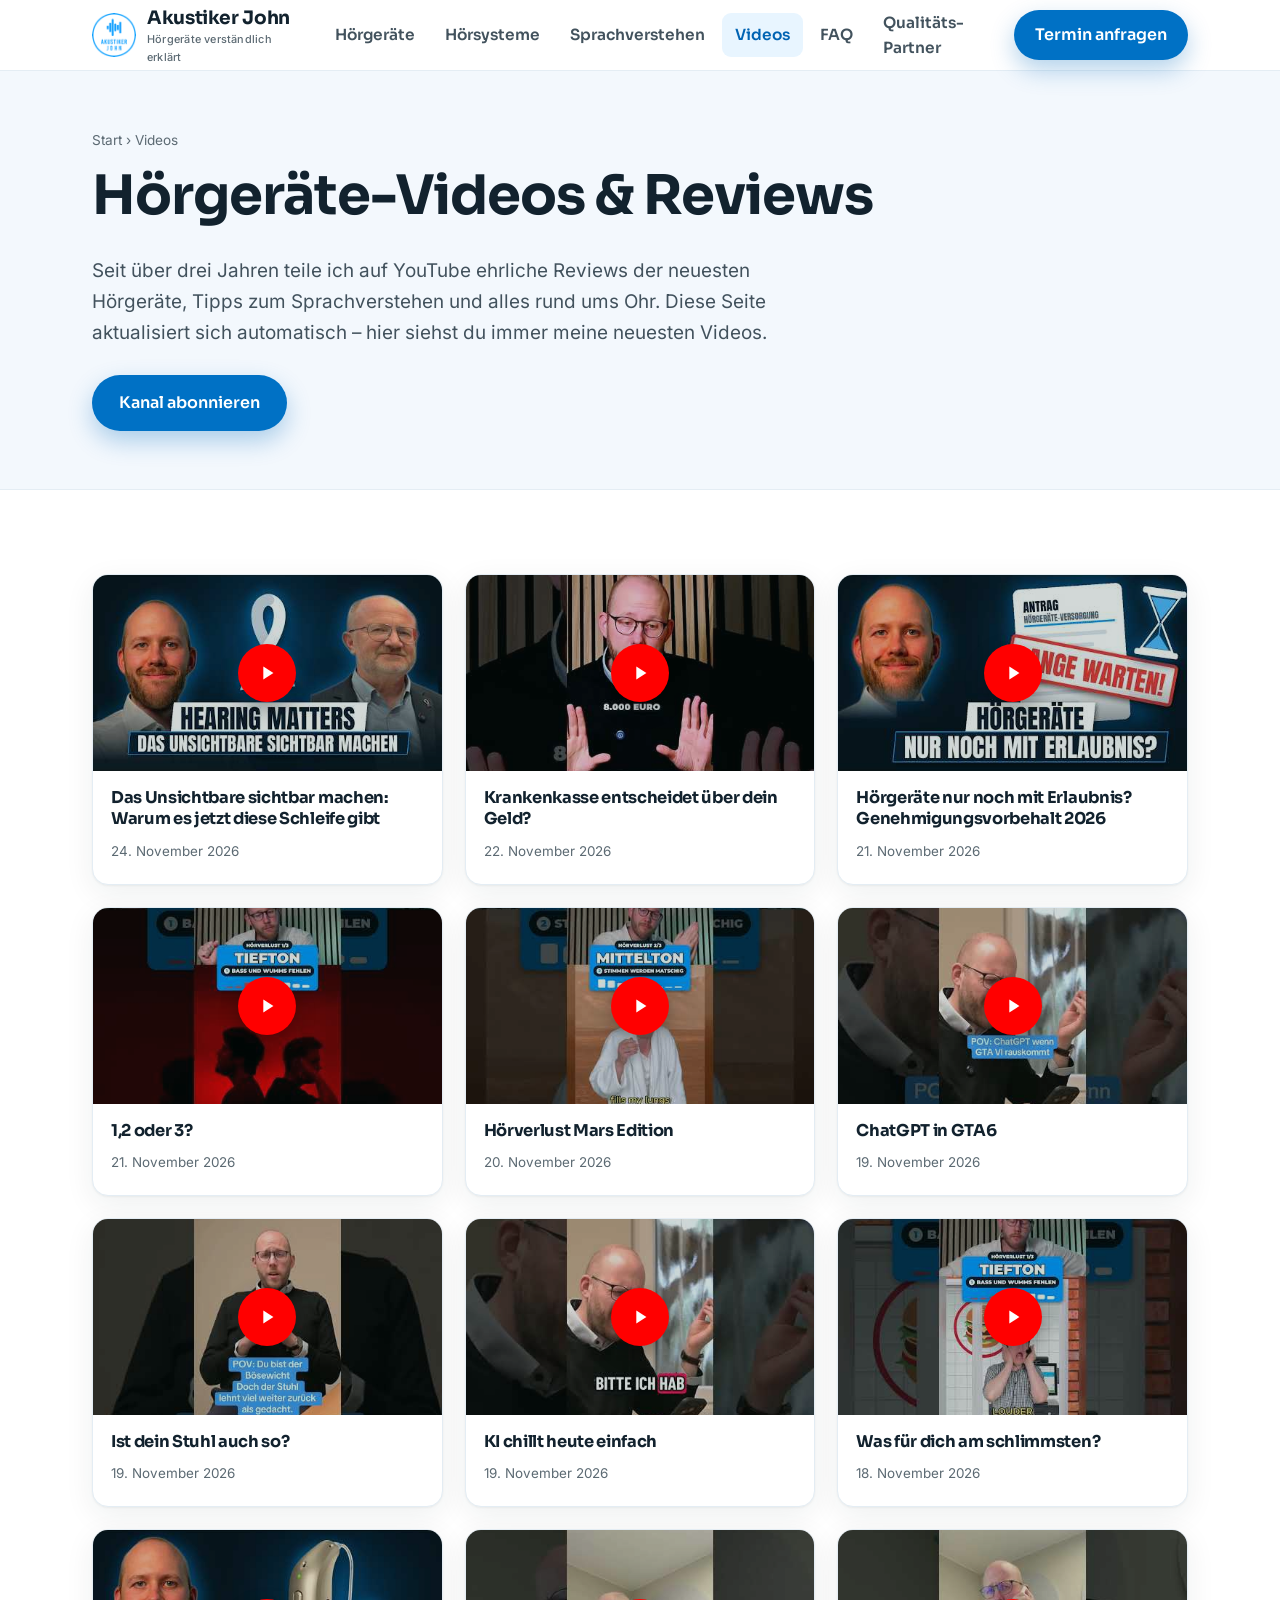
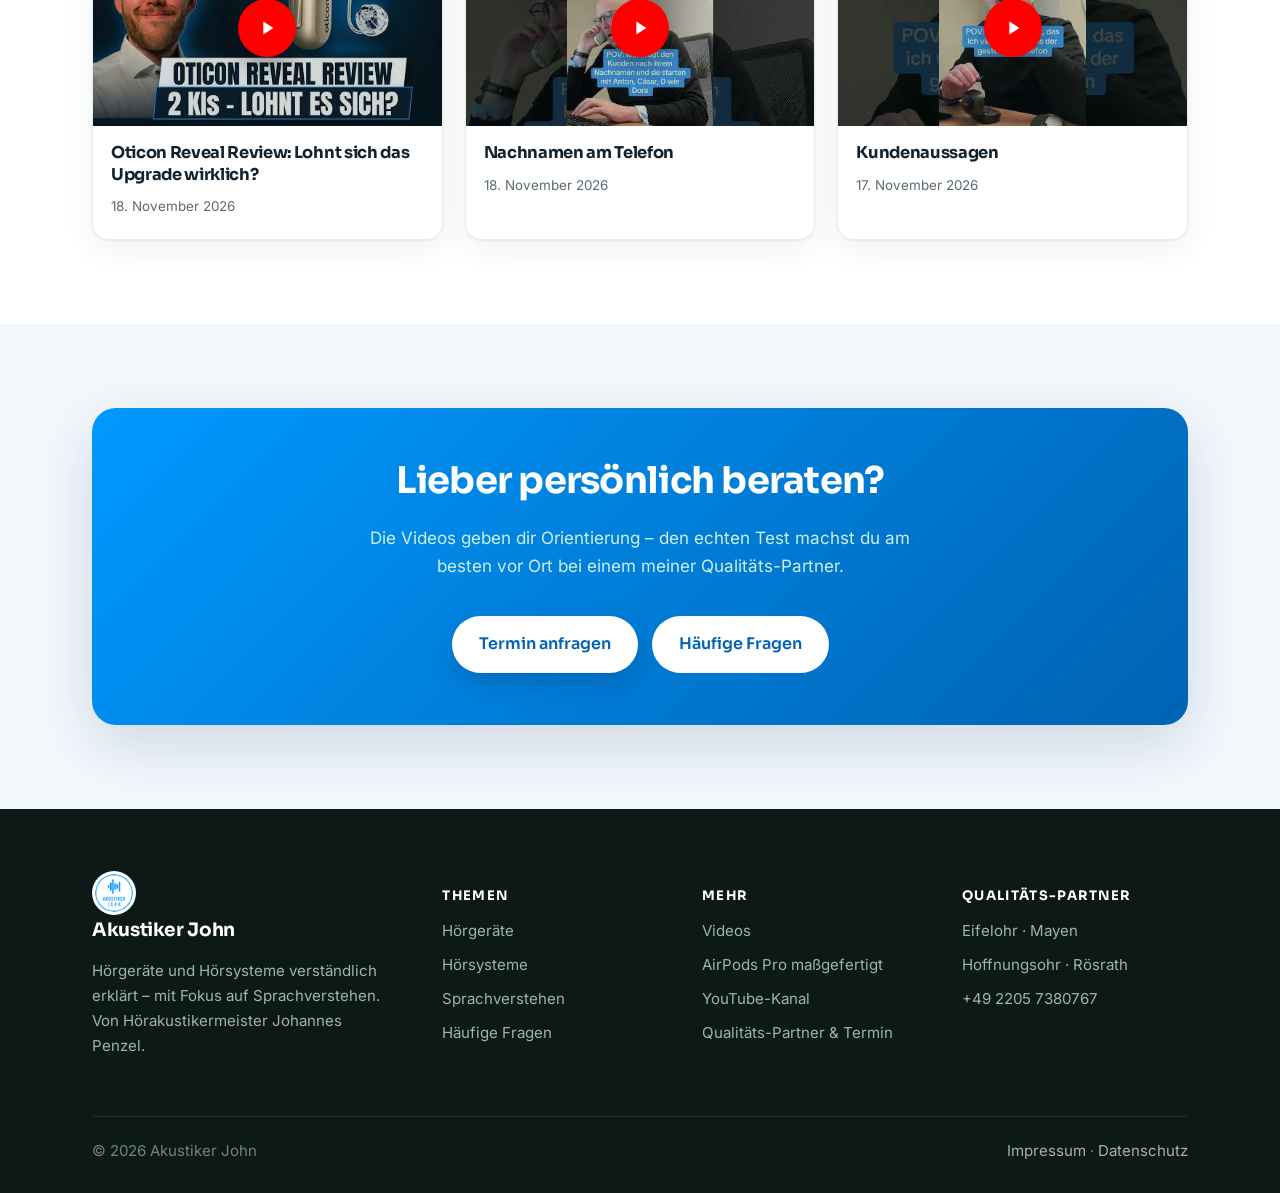
<file: videos.html>
<!DOCTYPE html>
<html lang="de">
<head>
<meta charset="utf-8">
<meta name="viewport" content="width=device-width, initial-scale=1">
<title>Hörgeräte-Videos &amp; Reviews auf YouTube | Akustiker John</title>
<meta name="description" content="Alle aktuellen Hörgeräte-Videos von Akustiker John: ehrliche Reviews der neuesten Hörgeräte und Hörsysteme, Tipps zum Sprachverstehen und alles rund um Ohrgesundheit. Automatisch aktuell vom YouTube-Kanal.">
<link rel="canonical" href="https://akustiker-john.de/videos">
<meta name="robots" content="index, follow, max-image-preview:large">
<meta property="og:type" content="website">
<meta property="og:title" content="Hörgeräte-Videos & Reviews – Akustiker John">
<meta property="og:description" content="Ehrliche Hörgeräte-Reviews und Tipps zum Sprachverstehen – die neuesten Videos von @AkustikerJohn.">
<meta property="og:url" content="https://akustiker-john.de/videos">
<meta property="og:image" content="https://akustiker-john.de/images/john-portrait.jpg">
<link rel="icon" href="/favicon.ico" sizes="any">
<link rel="apple-touch-icon" href="/images/apple-touch-icon.png">
<link rel="preload" href="/fonts/sora-700-latin.woff2" as="font" type="font/woff2" crossorigin>
<link rel="preload" href="/fonts/inter-400-latin.woff2" as="font" type="font/woff2" crossorigin>
<link rel="preload" href="/fonts/inter-600-latin.woff2" as="font" type="font/woff2" crossorigin>
<link rel="stylesheet" href="/styles.css">
</head>
<body>
<a class="skip-link" href="#main">Zum Inhalt springen</a>
<header class="site-header">
  <div class="container header-inner">
    <a class="brand" href="/"><img class="brand-logo" src="/images/logo.png" alt="Akustiker John" width="42" height="42"><span>Akustiker&nbsp;John<small>Hörgeräte verständlich erklärt</small></span></a>
    <button class="nav-toggle" aria-label="Menü" aria-expanded="false"><span></span></button>
    <nav class="nav" aria-label="Hauptnavigation">
      <a class="navlink" href="/hoergeraete">Hörgeräte</a>
      <a class="navlink" href="/hoersysteme">Hörsysteme</a>
      <a class="navlink" href="/sprachverstehen">Sprachverstehen</a>
      <a class="navlink" href="/videos">Videos</a>
      <a class="navlink" href="/haeufige-fragen">FAQ</a>
      <a class="navlink" href="/standorte">Qualitäts-Partner</a>
      <a class="btn btn-primary" href="/standorte#termin">Termin anfragen</a>
    </nav>
  </div>
</header>

<main id="main">
<section class="page-hero">
  <div class="container">
    <div class="breadcrumb"><a href="/">Start</a> › Videos</div>
    <h1>Hörgeräte-Videos &amp; Reviews</h1>
    <p class="lead">Seit über drei Jahren teile ich auf YouTube ehrliche Reviews der neuesten Hörgeräte, Tipps zum Sprachverstehen und alles rund ums Ohr. Diese Seite aktualisiert sich automatisch – hier siehst du immer meine neuesten Videos.</p>
    <div class="hero-cta"><a class="btn btn-primary" href="https://www.youtube.com/@AkustikerJohn" target="_blank" rel="noopener">Kanal abonnieren</a></div>
  </div>
</section>

<section class="section">
  <div class="container">
    <div class="video-grid" data-yt-feed data-count="12">
      <div class="card center" style="grid-column:1/-1">
        <p class="mb-0">Die neuesten Videos werden automatisch geladen. Falls hier nichts erscheint, schau direkt auf
        <a href="https://www.youtube.com/@AkustikerJohn" target="_blank" rel="noopener">@AkustikerJohn</a> vorbei.</p>
      </div>
    </div>
  </div>
</section>

<section class="section section--tint">
  <div class="container">
    <div class="cta-band reveal">
      <h2>Lieber persönlich beraten?</h2>
      <p>Die Videos geben dir Orientierung – den echten Test machst du am besten vor Ort bei einem meiner Qualitäts-Partner.</p>
      <div class="hero-cta" style="justify-content:center"><a class="btn btn-accent" href="/standorte#termin">Termin anfragen</a><a class="btn btn-light" href="/haeufige-fragen">Häufige Fragen</a></div>
    </div>
  </div>
</section>
</main>

<footer class="site-footer">
  <div class="container">
    <div class="footer-grid">
      <div class="footer-brand">
        <a class="brand" href="/"><img class="brand-logo" src="/images/logo.png" alt="Akustiker John" width="42" height="42"><span>Akustiker&nbsp;John</span></a>
        <p>Hörgeräte und Hörsysteme verständlich erklärt – mit Fokus auf Sprachverstehen. Von Hörakustikermeister Johannes Penzel.</p>
      </div>
      <div><h4>Themen</h4><a href="/hoergeraete">Hörgeräte</a><a href="/hoersysteme">Hörsysteme</a><a href="/sprachverstehen">Sprachverstehen</a><a href="/haeufige-fragen">Häufige Fragen</a></div>
      <div><h4>Mehr</h4><a href="/videos">Videos</a><a href="/snug-airpods-pro">AirPods Pro maßgefertigt</a><a href="https://www.youtube.com/@AkustikerJohn" target="_blank" rel="noopener">YouTube-Kanal</a><a href="/standorte">Qualitäts-Partner &amp; Termin</a></div>
      <div><h4>Qualitäts-Partner</h4><a href="https://eifelohr.de/" target="_blank" rel="noopener">Eifelohr · Mayen</a><a href="https://hoffnungsohr.de/" target="_blank" rel="noopener">Hoffnungsohr · Rösrath</a><a href="tel:+4922057380767">+49 2205 7380767</a></div>
    </div>
    <div class="footer-bottom"><span>© 2026 Akustiker John</span><span><a href="/impressum">Impressum</a> · <a href="/datenschutz">Datenschutz</a></span></div>
  </div>
</footer>
<script src="/effects.js" defer></script>
</body>
</html>
</file>
<file: styles.css>
/* Inter 400 latin-ext */@font-face {
  font-family: 'Inter';
  font-style: normal;
  font-weight: 400;
  font-display: swap;
  src: url(/fonts/inter-400-latin-ext.woff2) format('woff2');
  unicode-range: U+0100-02BA, U+02BD-02C5, U+02C7-02CC, U+02CE-02D7, U+02DD-02FF, U+0304, U+0308, U+0329, U+1D00-1DBF, U+1E00-1E9F, U+1EF2-1EFF, U+2020, U+20A0-20AB, U+20AD-20C0, U+2113, U+2C60-2C7F, U+A720-A7FF;
}
/* Inter 400 latin */@font-face {
  font-family: 'Inter';
  font-style: normal;
  font-weight: 400;
  font-display: swap;
  src: url(/fonts/inter-400-latin.woff2) format('woff2');
  unicode-range: U+0000-00FF, U+0131, U+0152-0153, U+02BB-02BC, U+02C6, U+02DA, U+02DC, U+0304, U+0308, U+0329, U+2000-206F, U+20AC, U+2122, U+2191, U+2193, U+2212, U+2215, U+FEFF, U+FFFD;
}
/* Inter 500 latin-ext */@font-face {
  font-family: 'Inter';
  font-style: normal;
  font-weight: 500;
  font-display: swap;
  src: url(/fonts/inter-500-latin-ext.woff2) format('woff2');
  unicode-range: U+0100-02BA, U+02BD-02C5, U+02C7-02CC, U+02CE-02D7, U+02DD-02FF, U+0304, U+0308, U+0329, U+1D00-1DBF, U+1E00-1E9F, U+1EF2-1EFF, U+2020, U+20A0-20AB, U+20AD-20C0, U+2113, U+2C60-2C7F, U+A720-A7FF;
}
/* Inter 500 latin */@font-face {
  font-family: 'Inter';
  font-style: normal;
  font-weight: 500;
  font-display: swap;
  src: url(/fonts/inter-500-latin.woff2) format('woff2');
  unicode-range: U+0000-00FF, U+0131, U+0152-0153, U+02BB-02BC, U+02C6, U+02DA, U+02DC, U+0304, U+0308, U+0329, U+2000-206F, U+20AC, U+2122, U+2191, U+2193, U+2212, U+2215, U+FEFF, U+FFFD;
}
/* Inter 600 latin-ext */@font-face {
  font-family: 'Inter';
  font-style: normal;
  font-weight: 600;
  font-display: swap;
  src: url(/fonts/inter-600-latin-ext.woff2) format('woff2');
  unicode-range: U+0100-02BA, U+02BD-02C5, U+02C7-02CC, U+02CE-02D7, U+02DD-02FF, U+0304, U+0308, U+0329, U+1D00-1DBF, U+1E00-1E9F, U+1EF2-1EFF, U+2020, U+20A0-20AB, U+20AD-20C0, U+2113, U+2C60-2C7F, U+A720-A7FF;
}
/* Inter 600 latin */@font-face {
  font-family: 'Inter';
  font-style: normal;
  font-weight: 600;
  font-display: swap;
  src: url(/fonts/inter-600-latin.woff2) format('woff2');
  unicode-range: U+0000-00FF, U+0131, U+0152-0153, U+02BB-02BC, U+02C6, U+02DA, U+02DC, U+0304, U+0308, U+0329, U+2000-206F, U+20AC, U+2122, U+2191, U+2193, U+2212, U+2215, U+FEFF, U+FFFD;
}
/* Sora 600 latin-ext */@font-face {
  font-family: 'Sora';
  font-style: normal;
  font-weight: 600;
  font-display: swap;
  src: url(/fonts/sora-600-latin-ext.woff2) format('woff2');
  unicode-range: U+0100-02BA, U+02BD-02C5, U+02C7-02CC, U+02CE-02D7, U+02DD-02FF, U+0304, U+0308, U+0329, U+1D00-1DBF, U+1E00-1E9F, U+1EF2-1EFF, U+2020, U+20A0-20AB, U+20AD-20C0, U+2113, U+2C60-2C7F, U+A720-A7FF;
}
/* Sora 600 latin */@font-face {
  font-family: 'Sora';
  font-style: normal;
  font-weight: 600;
  font-display: swap;
  src: url(/fonts/sora-600-latin.woff2) format('woff2');
  unicode-range: U+0000-00FF, U+0131, U+0152-0153, U+02BB-02BC, U+02C6, U+02DA, U+02DC, U+0304, U+0308, U+0329, U+2000-206F, U+20AC, U+2122, U+2191, U+2193, U+2212, U+2215, U+FEFF, U+FFFD;
}
/* Sora 700 latin-ext */@font-face {
  font-family: 'Sora';
  font-style: normal;
  font-weight: 700;
  font-display: swap;
  src: url(/fonts/sora-700-latin-ext.woff2) format('woff2');
  unicode-range: U+0100-02BA, U+02BD-02C5, U+02C7-02CC, U+02CE-02D7, U+02DD-02FF, U+0304, U+0308, U+0329, U+1D00-1DBF, U+1E00-1E9F, U+1EF2-1EFF, U+2020, U+20A0-20AB, U+20AD-20C0, U+2113, U+2C60-2C7F, U+A720-A7FF;
}
/* Sora 700 latin */@font-face {
  font-family: 'Sora';
  font-style: normal;
  font-weight: 700;
  font-display: swap;
  src: url(/fonts/sora-700-latin.woff2) format('woff2');
  unicode-range: U+0000-00FF, U+0131, U+0152-0153, U+02BB-02BC, U+02C6, U+02DA, U+02DC, U+0304, U+0308, U+0329, U+2000-206F, U+20AC, U+2122, U+2191, U+2193, U+2212, U+2215, U+FEFF, U+FFFD;
}
/* Sora 800 latin-ext */@font-face {
  font-family: 'Sora';
  font-style: normal;
  font-weight: 800;
  font-display: swap;
  src: url(/fonts/sora-800-latin-ext.woff2) format('woff2');
  unicode-range: U+0100-02BA, U+02BD-02C5, U+02C7-02CC, U+02CE-02D7, U+02DD-02FF, U+0304, U+0308, U+0329, U+1D00-1DBF, U+1E00-1E9F, U+1EF2-1EFF, U+2020, U+20A0-20AB, U+20AD-20C0, U+2113, U+2C60-2C7F, U+A720-A7FF;
}
/* Sora 800 latin */@font-face {
  font-family: 'Sora';
  font-style: normal;
  font-weight: 800;
  font-display: swap;
  src: url(/fonts/sora-800-latin.woff2) format('woff2');
  unicode-range: U+0000-00FF, U+0131, U+0152-0153, U+02BB-02BC, U+02C6, U+02DA, U+02DC, U+0304, U+0308, U+0329, U+2000-206F, U+20AC, U+2122, U+2191, U+2193, U+2212, U+2215, U+FEFF, U+FFFD;
}
/* =========================================================
   Akustiker John – Design System
   Keyword focus: Hörgeräte · Hörsystem · Sprachverstehen
   ========================================================= */

:root {
  --ink: #12222e;
  --ink-soft: #42525d;
  --muted: #5c6a73;
  --line: #e4edf4;
  --bg: #ffffff;
  --bg-soft: #f3f8fd;
  --bg-tint: #e8f2fc;

  --primary: #0099ff;      /* Markenblau (CI) */
  --primary-600: #0082e0;
  --primary-700: #0063b3;
  --primary-050: #e8f5ff;

  --accent: #7ec9ff;       /* helles Blau – nur auf dunklen Flächen */
  --accent-600: #5bb6ff;

  --ok: #1c8a5a;

  --radius: 16px;
  --radius-lg: 24px;
  --radius-sm: 10px;
  --shadow: 0 1px 2px rgba(16,40,36,.05), 0 8px 30px rgba(16,40,36,.07);
  --shadow-lg: 0 20px 60px rgba(10,45,80,.16);
  --maxw: 1140px;
  --font: "Inter", -apple-system, BlinkMacSystemFont, "Segoe UI", Roboto, Helvetica, Arial, sans-serif;
  --font-head: "Sora", var(--font);
}

* { box-sizing: border-box; }
html { scroll-behavior: smooth; -webkit-text-size-adjust: 100%; }
body {
  margin: 0;
  font-family: var(--font);
  color: var(--ink);
  background: var(--bg);
  line-height: 1.65;
  font-size: 17px;
  -webkit-font-smoothing: antialiased;
}
img { max-width: 100%; display: block; }
a { color: var(--primary-700); text-decoration: none; }
a:hover { color: var(--primary-700); }

h1, h2, h3, h4 { font-family: var(--font-head); line-height: 1.15; color: var(--ink); font-weight: 700; letter-spacing: -0.02em; }
h1 { font-size: clamp(2.1rem, 5vw, 3.4rem); margin: 0 0 .5em; }
h2 { font-size: clamp(1.6rem, 3.4vw, 2.3rem); margin: 0 0 .6em; }
h3 { font-size: 1.22rem; margin: 0 0 .4em; }
p { margin: 0 0 1em; }

.container { max-width: var(--maxw); margin-inline: auto; padding-inline: 22px; }
.section { padding: 84px 0; }
.section--tint { background: var(--bg-soft); }
.section--primary { background: var(--primary-700); color: #eafaf8; }
.section--primary h2, .section--primary h3 { color: #fff; }
.narrow { max-width: 760px; }
.center { text-align: center; }
.eyebrow {
  display: inline-block; font-family: var(--font-head); font-weight: 600;
  font-size: .8rem; letter-spacing: .12em; text-transform: uppercase;
  color: var(--primary-700); margin-bottom: 14px;
}
.section--primary .eyebrow { color: var(--accent); }
.lead { font-size: 1.18rem; color: var(--ink-soft); }

/* ---------- Buttons ---------- */
.btn {
  display: inline-flex; align-items: center; gap: 9px;
  font-family: var(--font-head); font-weight: 600; font-size: 1rem;
  padding: 14px 26px; border-radius: 999px; border: 1.5px solid transparent;
  cursor: pointer; transition: transform .15s ease, box-shadow .2s ease, background .2s ease;
  white-space: nowrap;
}
.btn:hover { transform: translateY(-2px); }
.btn-primary { background: #0071c5; color: #fff; box-shadow: 0 10px 24px rgba(0,105,190,.30); }
.btn-primary:hover { background: #005fa6; color: #fff; }
.btn-accent { background: #fff; color: var(--primary-700); box-shadow: 0 10px 24px rgba(0,40,90,.22); }
.btn-accent:hover { background: #f0f7ff; color: var(--primary-700); }
.btn-ghost { background: transparent; color: var(--primary-700); border-color: var(--line); }
.btn-ghost:hover { border-color: var(--primary); background: var(--primary-050); }
.btn-light { background: #fff; color: var(--primary-700); }
.btn-light:hover { color: var(--primary-700); background: #f2fbfa; }

/* ---------- Header / Nav ---------- */
.site-header {
  position: sticky; top: 0; z-index: 50;
  background: rgba(255,255,255,.86); backdrop-filter: saturate(180%) blur(12px);
  border-bottom: 1px solid var(--line);
}
.header-inner { display: flex; align-items: center; gap: 20px; height: 70px; }
.brand { display: flex; align-items: center; gap: 11px; font-family: var(--font-head); font-weight: 700; font-size: 1.16rem; color: var(--ink); letter-spacing: -.02em; }
.brand:hover { color: var(--ink); }
.brand-mark {
  width: 38px; height: 38px; border-radius: 11px; flex: none;
  background: linear-gradient(135deg, var(--primary), var(--primary-700));
  display: grid; place-items: center; color: #fff; font-weight: 800; font-size: 1.1rem;
  box-shadow: 0 6px 16px rgba(14,110,110,.3);
}
.brand-logo { width: 44px; height: 44px; flex: none; object-fit: contain; }
.site-footer .brand-logo { background: #fff; border-radius: 50%; padding: 3px; }
/* Termin-Kontaktkarten: gleiche Höhe, Inhalt vertikal zentriert */
#termin .grid-2 .card { display: flex; flex-direction: column; justify-content: center; }
#termin .grid-2 .card .btn { margin-top: 14px; align-self: flex-start; }
.brand small { display: block; font-family: var(--font); font-weight: 500; font-size: .68rem; color: var(--muted); letter-spacing: .02em; margin-top: -2px; }
.nav { margin-left: auto; display: flex; align-items: center; gap: 4px; }
.nav a.navlink {
  font-family: var(--font-head); font-weight: 500; font-size: .96rem; color: var(--ink-soft);
  padding: 9px 13px; border-radius: 9px;
}
.nav a.navlink:hover, .nav a.navlink.active { color: var(--primary-700); background: var(--primary-050); }
.nav .btn { margin-left: 8px; padding: 11px 20px; }
.nav-toggle { display: none; margin-left: auto; background: none; border: 1px solid var(--line); border-radius: 10px; width: 44px; height: 42px; cursor: pointer; align-items: center; justify-content: center; }
.nav-toggle span, .nav-toggle span::before, .nav-toggle span::after { content: ""; display: block; width: 20px; height: 2px; background: var(--ink); position: relative; transition: .2s; }
.nav-toggle span::before { position: absolute; top: -6px; }
.nav-toggle span::after { position: absolute; top: 6px; }

@media (max-width: 900px) {
  .nav-toggle { display: inline-flex; }
  .nav {
    position: fixed; inset: 70px 0 auto 0; margin: 0; flex-direction: column; align-items: stretch; gap: 2px;
    background: #fff; border-bottom: 1px solid var(--line); padding: 14px 22px 22px; box-shadow: var(--shadow);
    transform: translateY(-12px); opacity: 0; pointer-events: none; transition: .2s;
  }
  .nav.open { transform: none; opacity: 1; pointer-events: auto; }
  .nav a.navlink { padding: 12px 10px; font-size: 1.05rem; }
  .nav .btn { margin: 8px 0 0; justify-content: center; }
}

/* ---------- Hero ---------- */
.hero { position: relative; overflow: hidden; background: radial-gradient(1100px 500px at 78% -8%, var(--primary-050), transparent 60%), var(--bg); }
.hero-grid { display: grid; grid-template-columns: 1.08fr .92fr; gap: 52px; align-items: center; padding-block: 78px 88px; }
.hero h1 span { color: var(--primary); }
.hero .lead { max-width: 520px; }
.hero-cta { display: flex; flex-wrap: wrap; gap: 14px; margin-top: 26px; }
.hero-trust { display: flex; flex-wrap: wrap; gap: 22px; margin-top: 30px; color: var(--muted); font-size: .92rem; }
.hero-trust b { color: var(--ink); font-family: var(--font-head); }
.hero-media { position: relative; }
.hero-photo { border-radius: var(--radius-lg); box-shadow: var(--shadow-lg); aspect-ratio: 4/5; object-fit: cover; width: 100%; background: var(--bg-tint); }
.hero-badge {
  position: absolute; left: -18px; bottom: 26px; background: #fff; border-radius: 16px;
  box-shadow: var(--shadow); padding: 14px 18px; display: flex; align-items: center; gap: 12px; max-width: 260px;
}
.hero-badge .yt { width: 42px; height: 42px; border-radius: 12px; background: #ff0000; display: grid; place-items: center; flex: none; }
.hero-badge b { font-family: var(--font-head); display: block; line-height: 1.1; }
.hero-badge small { color: var(--muted); font-size: .82rem; }
@media (max-width: 860px) {
  .hero-grid { grid-template-columns: 1fr; gap: 34px; padding-block: 48px 60px; }
  .hero-media { max-width: 420px; }
}

/* ---------- Cards / Grids ---------- */
.grid { display: grid; gap: 24px; }
.grid-3 { grid-template-columns: repeat(3, 1fr); }
.grid-2 { grid-template-columns: repeat(2, 1fr); }
@media (max-width: 860px) { .grid-3 { grid-template-columns: 1fr; } .grid-2 { grid-template-columns: 1fr; } }

.card {
  background: #fff; border: 1px solid var(--line); border-radius: var(--radius);
  padding: 28px; box-shadow: var(--shadow); transition: transform .18s ease, box-shadow .18s ease, border-color .18s;
}
.card:hover { transform: translateY(-4px); box-shadow: var(--shadow-lg); border-color: var(--primary-050); }
.card .ico { width: 50px; height: 50px; border-radius: 13px; background: var(--primary-050); color: var(--primary-700); display: grid; place-items: center; margin-bottom: 16px; }
.card .ico svg { width: 26px; height: 26px; }
.card h3 a { color: var(--ink); }
.card p { color: var(--ink-soft); margin-bottom: 0; }
.card-link { display: inline-flex; align-items: center; gap: 6px; margin-top: 14px; font-family: var(--font-head); font-weight: 600; font-size: .95rem; }
.card-link::after { content: "→"; transition: transform .15s; }
.card:hover .card-link::after { transform: translateX(4px); }

/* ---------- Expert / Split ---------- */
.split { display: grid; grid-template-columns: 1fr 1fr; gap: 52px; align-items: center; }
.split.rev > :first-child { order: 2; }
@media (max-width: 860px) { .split { grid-template-columns: 1fr; gap: 30px; } .split.rev > :first-child { order: 0; } }
.split-photo { border-radius: var(--radius-lg); box-shadow: var(--shadow-lg); width: 100%; height: auto; object-fit: cover; aspect-ratio: 1/1; background: var(--bg-tint); }
.checklist { list-style: none; padding: 0; margin: 18px 0 0; display: grid; gap: 12px; }
.checklist li { display: flex; gap: 12px; align-items: flex-start; color: var(--ink-soft); }
.checklist li::before { content: "✓"; flex: none; width: 24px; height: 24px; border-radius: 50%; background: var(--primary-050); color: var(--primary-700); display: grid; place-items: center; font-weight: 700; font-size: .8rem; margin-top: 2px; }

/* ---------- Stats ---------- */
.stats { display: grid; grid-template-columns: repeat(4, 1fr); gap: 20px; text-align: center; }
.stats .num { font-family: var(--font-head); font-size: 2.4rem; font-weight: 800; color: var(--primary); line-height: 1; }
.section--primary .stats .num { color: var(--accent); }
.stats .lbl { color: var(--muted); font-size: .92rem; margin-top: 6px; }
.section--primary .stats .lbl { color: #bfe6e2; }
@media (max-width: 700px) { .stats { grid-template-columns: repeat(2, 1fr); gap: 30px 16px; } }

/* ---------- Video section ---------- */
.video-grid { display: grid; grid-template-columns: repeat(3, 1fr); gap: 22px; }
@media (max-width: 900px) { .video-grid { grid-template-columns: 1fr 1fr; } }
@media (max-width: 620px) { .video-grid { grid-template-columns: 1fr; } }
.video-card { background: #fff; border: 1px solid var(--line); border-radius: var(--radius); overflow: hidden; box-shadow: var(--shadow); transition: transform .18s, box-shadow .18s; }
.video-card:hover { transform: translateY(-4px); box-shadow: var(--shadow-lg); }
.video-thumb { position: relative; aspect-ratio: 16/9; background: var(--bg-tint); overflow: hidden; }
.video-thumb img { width: 100%; height: 100%; object-fit: cover; }
.video-thumb .play { position: absolute; inset: 0; display: grid; place-items: center; background: rgba(9,40,38,.18); transition: background .2s; }
.video-card:hover .video-thumb .play { background: rgba(9,40,38,.32); }
.video-thumb .play span { width: 58px; height: 58px; border-radius: 50%; background: #ff0000; display: grid; place-items: center; box-shadow: 0 8px 20px rgba(0,0,0,.3); }
.video-meta { padding: 16px 18px 20px; }
.video-meta h3 { font-size: 1.02rem; line-height: 1.3; margin: 0 0 6px; display: -webkit-box; -webkit-line-clamp: 2; -webkit-box-orient: vertical; overflow: hidden; }
.video-meta time { color: var(--muted); font-size: .84rem; }

/* ---------- Shops ---------- */
.shop-card { background: #fff; border: 1px solid var(--line); border-radius: var(--radius-lg); overflow: hidden; box-shadow: var(--shadow); display: flex; flex-direction: column; }
.shop-card .shop-top { padding: 26px 26px 6px; }
.shop-badge { display: inline-block; font-family: var(--font-head); font-weight: 600; font-size: .74rem; letter-spacing: .06em; text-transform: uppercase; color: var(--primary-700); background: var(--primary-050); padding: 5px 11px; border-radius: 999px; margin-bottom: 12px; }
.shop-card h3 { font-size: 1.4rem; margin-bottom: 4px; }
.shop-info { list-style: none; padding: 0 26px; margin: 14px 0 0; display: grid; gap: 10px; }
.shop-info li { display: flex; gap: 11px; color: var(--ink-soft); font-size: .96rem; align-items: flex-start; }
.shop-info svg { width: 19px; height: 19px; flex: none; color: var(--primary); margin-top: 3px; }
.shop-actions { margin-top: auto; padding: 20px 26px 26px; display: flex; flex-wrap: wrap; gap: 10px; }

/* ---------- FAQ ---------- */
.faq { max-width: 820px; margin-inline: auto; }
.faq-item { border: 1px solid var(--line); border-radius: var(--radius-sm); margin-bottom: 12px; background: #fff; overflow: hidden; }
.faq-q { width: 100%; text-align: left; background: none; border: 0; cursor: pointer; font-family: var(--font-head); font-weight: 600; font-size: 1.06rem; color: var(--ink); padding: 20px 54px 20px 22px; position: relative; }
.faq-q::after { content: "+"; position: absolute; right: 20px; top: 50%; transform: translateY(-50%); font-size: 1.5rem; color: var(--primary); font-weight: 400; transition: transform .2s; }
.faq-item.open .faq-q::after { transform: translateY(-50%) rotate(45deg); }
.faq-a { max-height: 0; overflow: hidden; transition: max-height .28s ease; }
.faq-a-inner { padding: 0 22px 22px; color: var(--ink-soft); }
.faq-item.open .faq-a { max-height: 600px; }

/* ---------- CTA band ---------- */
.cta-band { background: linear-gradient(135deg, var(--primary), var(--primary-700)); border-radius: var(--radius-lg); padding: 52px 44px; text-align: center; color: #fff; box-shadow: var(--shadow-lg); }
.cta-band h2 { color: #fff; }
.cta-band p { color: #cdeeeb; max-width: 560px; margin-inline: auto; }
.cta-band .btn { margin-top: 10px; }

/* ---------- Footer ---------- */
.site-footer { background: #0c1917; color: #9fb4ad; padding: 62px 0 30px; font-size: .94rem; }
.footer-grid { display: grid; grid-template-columns: 1.4fr 1fr 1fr 1fr; gap: 34px; }
.site-footer h4 { color: #fff; font-size: .82rem; letter-spacing: .1em; text-transform: uppercase; margin-bottom: 16px; }
.site-footer a { color: #9fb4ad; display: block; margin-bottom: 9px; }
.site-footer a:hover { color: #fff; }
.footer-brand .brand { color: #fff; margin-bottom: 14px; }
.footer-brand p { max-width: 300px; }
.footer-bottom { border-top: 1px solid #1e302c; margin-top: 42px; padding-top: 22px; display: flex; flex-wrap: wrap; gap: 8px 20px; justify-content: space-between; color: #6f847d; }
.footer-bottom a { display: inline; }
@media (max-width: 820px) { .footer-grid { grid-template-columns: 1fr 1fr; gap: 30px; } }
@media (max-width: 500px) { .footer-grid { grid-template-columns: 1fr; } }

/* ---------- Page hero (subpages) ---------- */
.page-hero { background: var(--bg-soft); border-bottom: 1px solid var(--line); padding: 58px 0; }
.page-hero .lead { max-width: 680px; }
.breadcrumb { font-size: .85rem; color: var(--muted); margin-bottom: 14px; }
.breadcrumb a { color: var(--muted); }
.breadcrumb a:hover { color: var(--primary-700); }

/* ---------- Prose (content pages) ---------- */
.prose { max-width: 760px; }
.prose h2 { margin-top: 1.6em; }
.prose h3 { margin-top: 1.4em; }
.prose ul { padding-left: 1.2em; color: var(--ink-soft); }
.prose li { margin-bottom: .5em; }
.prose .callout { background: var(--primary-050); border-left: 4px solid var(--primary); border-radius: 10px; padding: 18px 22px; margin: 24px 0; }
.prose .callout p:last-child { margin-bottom: 0; }

/* ---------- Reveal animation ---------- */
.reveal { opacity: 0; transform: translateY(22px); transition: opacity .6s ease, transform .6s ease; }
.reveal.in { opacity: 1; transform: none; }

/* ---------- Utilities ---------- */
.mt-0 { margin-top: 0; } .mb-0 { margin-bottom: 0; }
.tag-row { display: flex; flex-wrap: wrap; gap: 10px; margin-top: 20px; }
.tag { font-size: .85rem; background: var(--bg-tint); color: var(--primary-700); padding: 6px 13px; border-radius: 999px; font-family: var(--font-head); font-weight: 500; }
.skip-link { position: absolute; left: -999px; top: 0; background: var(--primary); color: #fff; padding: 10px 16px; border-radius: 0 0 8px 0; z-index: 100; }
.skip-link:focus { left: 0; color: #fff; }

/* ---------- Dark mode ---------- */
@media (prefers-color-scheme: dark) {
  :root {
    --ink: #e9f2f9; --ink-soft: #b3c3ce; --muted: #82929c;
    --line: #1f3140; --bg: #0b141c; --bg-soft: #0f1c26; --bg-tint: #12232f;
    --primary-050: #0d2a41;
  }
  body { background: var(--bg); }
  .site-header { background: rgba(11,20,28,.82); }
  .card, .video-card, .shop-card, .faq-item, .hero-badge { background: #101f2b; }
  .brand, .brand:hover, .nav a.navlink.active { color: var(--ink); }
  .btn-light { background: #fff; }
  .nav.open { background: #101f2b; }
  .hero-photo, .split-photo, .video-thumb, .shop-card { background: var(--bg-tint); }
}

/* ---------- Barrierefreiheit: Tastatur-Fokus ---------- */
a:focus-visible,
button:focus-visible,
.btn:focus-visible,
.faq-q:focus-visible,
.nav-toggle:focus-visible,
[tabindex]:focus-visible {
  outline: 3px solid var(--ink);
  outline-offset: 3px;
  border-radius: 6px;
}
.faq-q:focus-visible { outline-offset: -3px; }

/* ---------- Barrierefreiheit: reduzierte Bewegung ---------- */
@media (prefers-reduced-motion: reduce) {
  html { scroll-behavior: auto; }
  *, *::before, *::after {
    animation-duration: 0.001ms !important;
    animation-iteration-count: 1 !important;
    transition-duration: 0.001ms !important;
  }
  .reveal { opacity: 1 !important; transform: none !important; }
}
</file>
